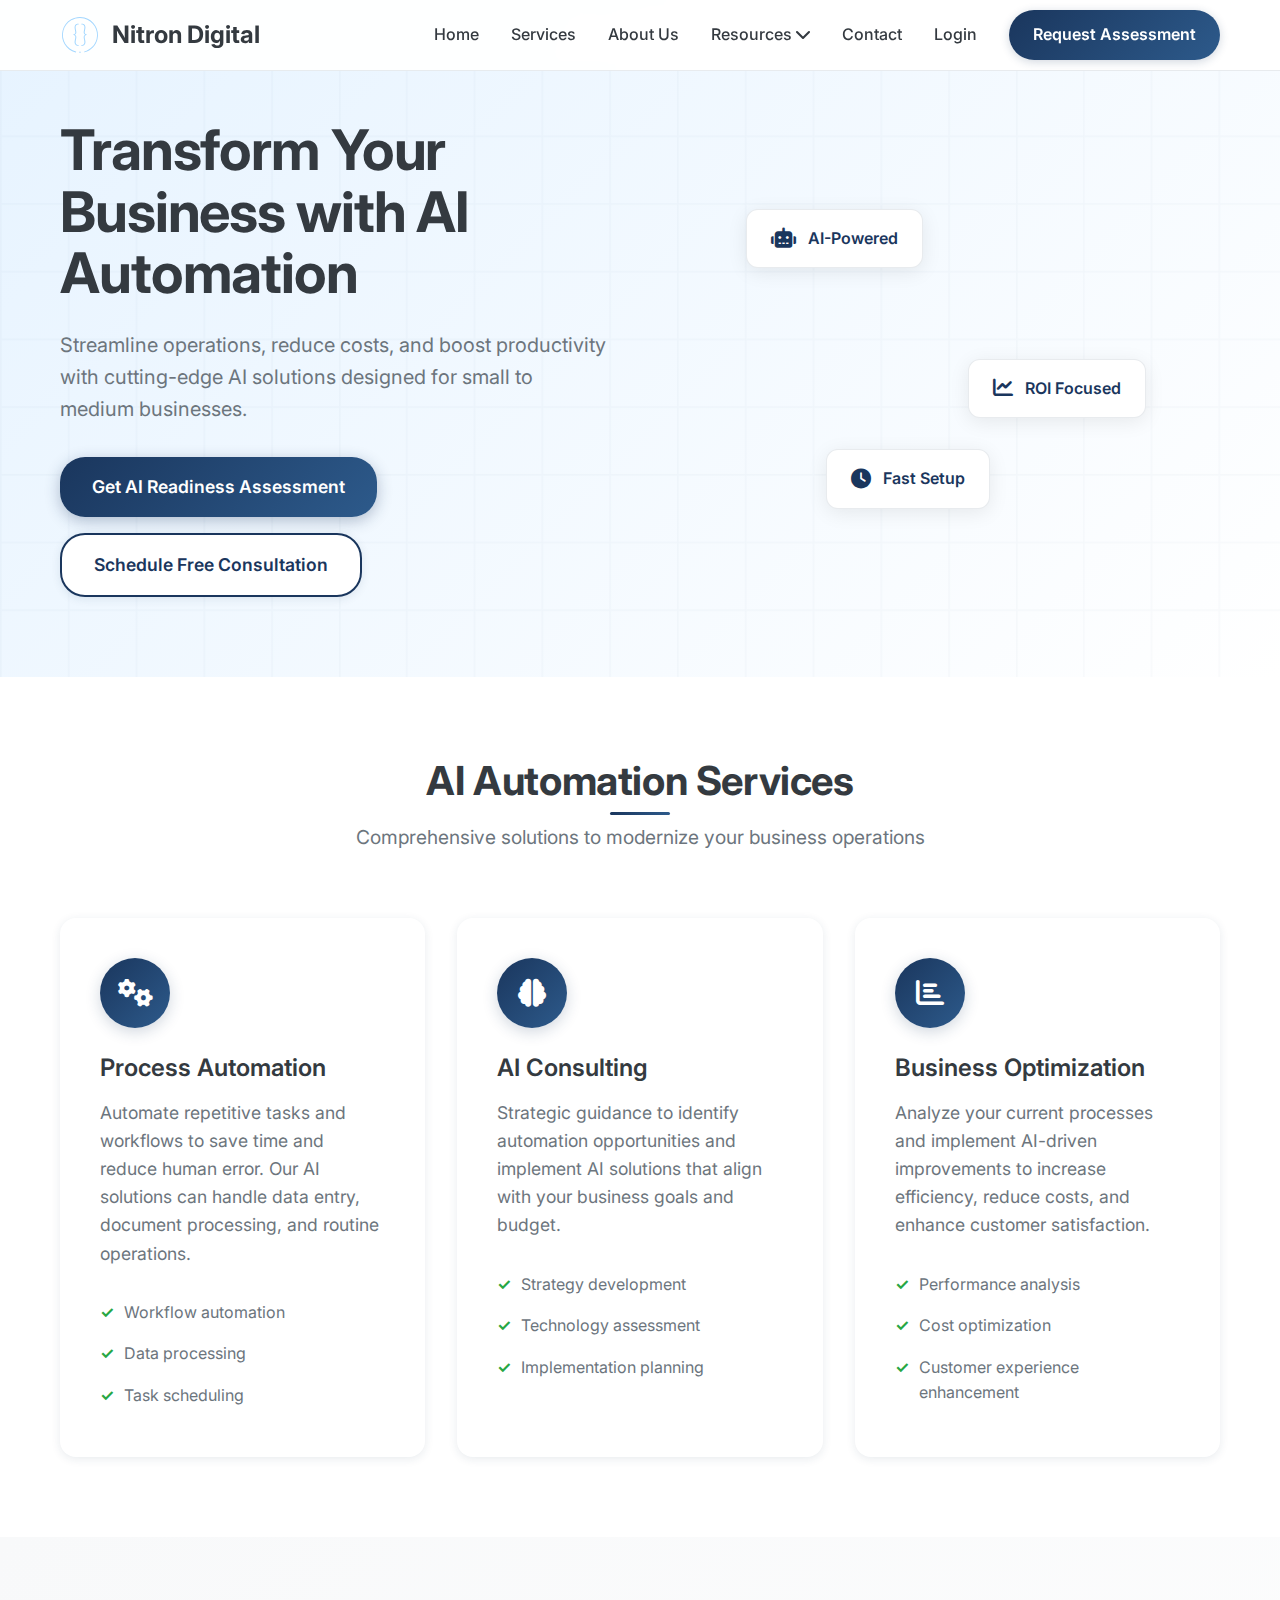
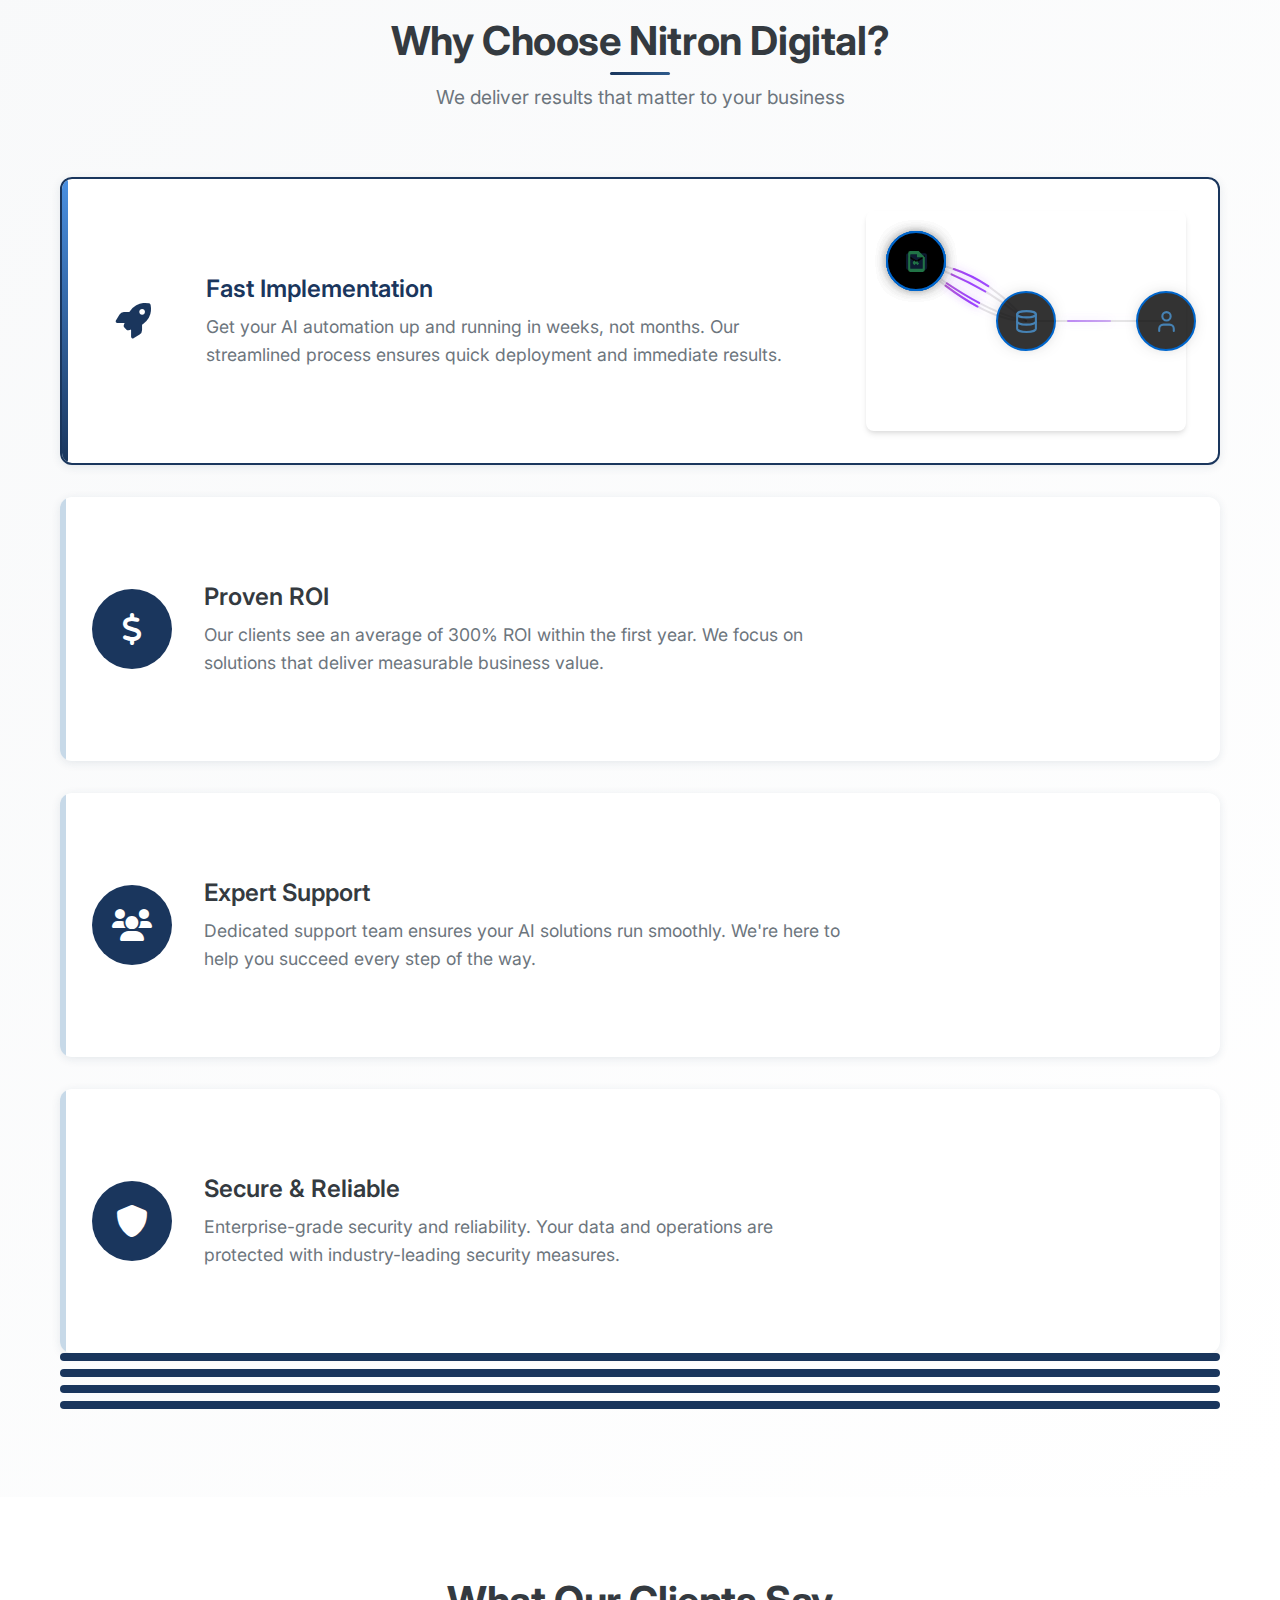
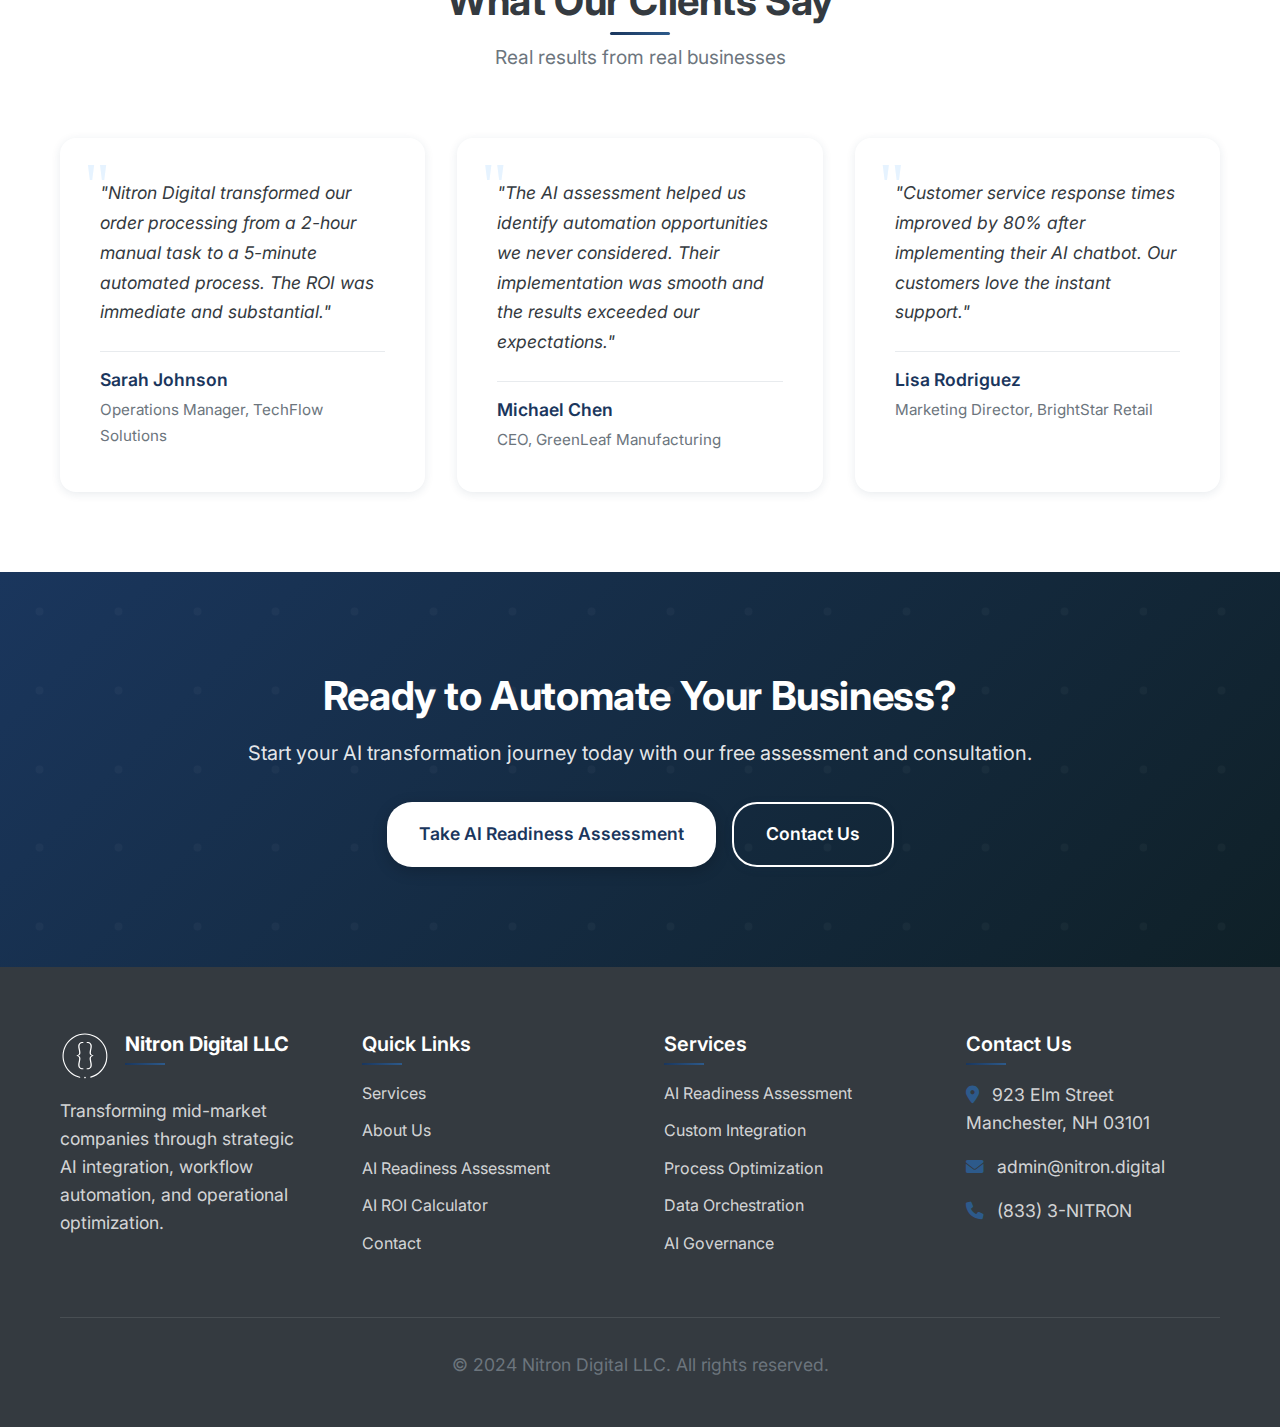
<file: index.html>
<!DOCTYPE html>
<html lang="en">
<head>
    <meta charset="UTF-8">
    <meta name="viewport" content="width=device-width, initial-scale=1.0">
    
    <!-- SEO Meta Tags -->
    <title>Nitron Digital - AI Business Automation Services | Small Business Solutions</title>
    <meta name="description" content="Transform your business with Nitron Digital's AI automation services. We help small to medium businesses streamline operations, reduce costs by 40%, and boost productivity with cutting-edge AI solutions. Get your free AI readiness assessment today.">
    <meta name="keywords" content="AI automation, business automation, small business AI, process automation, AI consulting, business optimization, digital transformation, AI solutions, workflow automation, AI implementation, business process automation, AI ROI calculator">
    <meta name="author" content="Nitron Digital LLC">
    <meta name="robots" content="index, follow, max-snippet:-1, max-image-preview:large, max-video-preview:-1">
    <meta name="googlebot" content="index, follow">
    
    <!-- Open Graph Meta Tags -->
    <meta property="og:title" content="Nitron Digital - AI Business Automation Services | Transform Your Business">
    <meta property="og:description" content="Transform your business with AI automation. Streamline operations, reduce costs by 40%, and boost productivity with our cutting-edge AI solutions. Free assessment available.">
    <meta property="og:type" content="website">
    <meta property="og:url" content="https://nitron.digital">
    <meta property="og:image" content="https://nitron.digital/images/nitron-digital-og.jpg">
    <meta property="og:image:width" content="1200">
    <meta property="og:image:height" content="630">
    <meta property="og:site_name" content="Nitron Digital">
    <meta property="og:locale" content="en_US">
    
    <!-- Twitter Card Meta Tags -->
    <meta name="twitter:card" content="summary_large_image">
    <meta name="twitter:title" content="Nitron Digital - AI Business Automation Services">
    <meta name="twitter:description" content="Transform your business with AI automation. Streamline operations, reduce costs, and boost productivity. Free assessment available.">
    <meta name="twitter:image" content="https://nitron.digital/images/nitron-digital-twitter.jpg">
    <meta name="twitter:site" content="@nitron_digital">
    <meta name="twitter:creator" content="@nitron_digital">
    
    <!-- Canonical URL -->
    <link rel="canonical" href="https://nitron.digital">
    
    <!-- Favicon -->
    <link rel="icon" type="image/svg+xml" href="logo.svg" style="filter: brightness(0) saturate(100%) invert(100%) sepia(0%) saturate(0%) hue-rotate(93deg) brightness(103%) contrast(103%);">
    <link rel="icon" type="image/png" href="logo.svg">
    <link rel="apple-touch-icon" href="logo.svg">
    <link rel="manifest" href="/site.webmanifest">
    
    <!-- Preconnect for Performance -->
    <link rel="preconnect" href="https://fonts.googleapis.com">
    <link rel="preconnect" href="https://fonts.gstatic.com" crossorigin>
    <link rel="preconnect" href="https://cdnjs.cloudflare.com">
    
    <!-- DNS Prefetch -->
    <link rel="dns-prefetch" href="//fonts.googleapis.com">
    <link rel="dns-prefetch" href="//cdnjs.cloudflare.com">
    
    <!-- Structured Data -->
    <script type="application/ld+json">
    {
        "@context": "https://schema.org",
        "@type": "Organization",
        "name": "Nitron Digital LLC",
        "url": "https://nitron.digital",
        "logo": "https://nitron.digital/logo.svg",
        "description": "AI automation solutions for small to medium businesses",
        "address": {
            "@type": "PostalAddress",
            "streetAddress": "923 Elm Street",
            "addressLocality": "Manchester",
            "addressRegion": "NH",
            "postalCode": "03101",
            "addressCountry": "US"
        },
        "contactPoint": {
            "@type": "ContactPoint",
            "telephone": "+1-833-364-8766",
            "contactType": "customer service",
            "email": "admin@nitron.digital"
        },
        "sameAs": [
            "https://nitron.digital"
        ]
    }
    </script>
    
    <!-- Service Structured Data -->
    <script type="application/ld+json">
    {
        "@context": "https://schema.org",
        "@type": "Service",
        "name": "AI Business Automation",
        "provider": {
            "@type": "Organization",
            "name": "Nitron Digital LLC"
        },
        "description": "Comprehensive AI automation services to streamline business operations and boost productivity",
        "serviceType": "Business Automation",
        "areaServed": "United States",
        "hasOfferCatalog": {
            "@type": "OfferCatalog",
            "name": "AI Automation Services",
            "itemListElement": [
                {
                    "@type": "Offer",
                    "itemOffered": {
                        "@type": "Service",
                        "name": "Process Automation"
                    }
                },
                {
                    "@type": "Offer",
                    "itemOffered": {
                        "@type": "Service",
                        "name": "AI Consulting"
                    }
                },
                {
                    "@type": "Offer",
                    "itemOffered": {
                        "@type": "Service",
                        "name": "Business Optimization"
                    }
                }
            ]
        }
    }
    </script>
    
    <!-- FAQ Structured Data -->
    <script type="application/ld+json">
    {
        "@context": "https://schema.org",
        "@type": "FAQPage",
        "mainEntity": [
            {
                "@type": "Question",
                "name": "What is AI business automation?",
                "acceptedAnswer": {
                    "@type": "Answer",
                    "text": "AI business automation uses artificial intelligence to streamline repetitive tasks, optimize workflows, and improve operational efficiency. It helps businesses reduce costs, increase productivity, and focus on strategic activities."
                }
            },
            {
                "@type": "Question",
                "name": "How much can AI automation save my business?",
                "acceptedAnswer": {
                    "@type": "Answer",
                    "text": "Our clients typically see 40-60% cost reduction in automated processes, with ROI achieved within 6-12 months. The exact savings depend on your current processes and automation opportunities."
                }
            },
            {
                "@type": "Question",
                "name": "How long does AI implementation take?",
                "acceptedAnswer": {
                    "@type": "Answer",
                    "text": "Most AI automation projects are implemented in 4-8 weeks. We use a rapid deployment approach that minimizes disruption to your existing operations while delivering quick results."
                }
            },
            {
                "@type": "Question",
                "name": "Do I need technical expertise for AI automation?",
                "acceptedAnswer": {
                    "@type": "Answer",
                    "text": "No technical expertise required. Our no-code solutions are designed for business users. We handle all technical implementation and provide comprehensive training and support."
                }
            }
        ]
    }
    </script>
    
    <!-- Breadcrumb Structured Data -->
    <script type="application/ld+json">
    {
        "@context": "https://schema.org",
        "@type": "BreadcrumbList",
        "itemListElement": [
            {
                "@type": "ListItem",
                "position": 1,
                "name": "Home",
                "item": "https://nitron.digital"
            },
            {
                "@type": "ListItem",
                "position": 2,
                "name": "AI Automation Services",
                "item": "https://nitron.digital/services.html"
            },
            {
                "@type": "ListItem",
                "position": 3,
                "name": "AI Readiness Assessment",
                "item": "https://nitron.digital/assessment.html"
            }
        ]
    }
    </script>
    
    <link rel="stylesheet" href="styles.css">
    <link href="https://fonts.googleapis.com/css2?family=Inter:wght@300;400;500;600;700&display=swap" rel="stylesheet">
    <link rel="stylesheet" href="https://cdnjs.cloudflare.com/ajax/libs/font-awesome/6.0.0/css/all.min.css">
</head>
<body>
    <!-- Scroll Progress Indicator -->
    <div class="scroll-progress">
        <div class="scroll-progress-bar" id="scrollProgress"></div>
    </div>

    <!-- Navigation -->
    <nav class="navbar">
        <div class="nav-container">
            <div class="nav-logo">
                <a href="index.html">
                    <img src="logo.svg" alt="Nitron Digital Logo" class="logo-img">
                    <span class="logo-text">Nitron Digital</span>
                </a>
            </div>
            <div class="nav-menu" id="nav-menu">
                <a href="index.html" class="nav-link">Home</a>
                <a href="services.html" class="nav-link">Services</a>
                <a href="about.html" class="nav-link">About Us</a>
                <div class="nav-dropdown">
                    <a href="#" class="nav-link">Resources <i class="fas fa-chevron-down"></i></a>
                    <div class="dropdown-content">
                        <a href="assessment.html">AI Readiness Assessment</a>
                        <a href="roi-calculator.html">AI ROI Calculator</a>
                    </div>
                </div>
                <a href="contact.html" class="nav-link">Contact</a>
                <a href="#" class="nav-link">Login</a>
                <a href="contact.html" class="nav-btn">Request Assessment</a>
            </div>
            <div class="nav-toggle" id="nav-toggle">
                <span class="bar"></span>
                <span class="bar"></span>
                <span class="bar"></span>
            </div>
        </div>
    </nav>

    <!-- Hero Section -->
    <section class="hero" id="home">
        <div class="container">
            <div class="hero-content">
                <h1 class="hero-title">Transform Your Business with AI Automation</h1>
                <p class="hero-subtitle">Streamline operations, reduce costs, and boost productivity with cutting-edge AI solutions designed for small to medium businesses.</p>
                <div class="hero-buttons">
                    <a href="assessment.html" class="cta-button">Get AI Readiness Assessment</a>
                    <a href="contact.html" class="secondary-button">Schedule Free Consultation</a>
                </div>
            </div>
            <div class="hero-image">
                <div class="hero-visual">
                    <div class="floating-card">
                        <i class="fas fa-robot"></i>
                        <span>AI-Powered</span>
                    </div>
                    <div class="floating-card">
                        <i class="fas fa-chart-line"></i>
                        <span>ROI Focused</span>
                    </div>
                    <div class="floating-card">
                        <i class="fas fa-clock"></i>
                        <span>Fast Setup</span>
                    </div>
                </div>
            </div>
        </div>
    </section>

    <!-- Services Section -->
    <section class="services" id="services">
        <div class="container">
            <header class="section-header">
                <h2>AI Automation Services</h2>
                <p>Comprehensive solutions to modernize your business operations</p>
            </header>
            <div class="services-grid">
                <article class="service-card">
                    <div class="service-icon">
                        <i class="fas fa-cogs"></i>
                    </div>
                    <h3>Process Automation</h3>
                    <p>Automate repetitive tasks and workflows to save time and reduce human error. Our AI solutions can handle data entry, document processing, and routine operations.</p>
                    <ul class="service-features">
                        <li>Workflow automation</li>
                        <li>Data processing</li>
                        <li>Task scheduling</li>
                    </ul>
                </article>
                <article class="service-card">
                    <div class="service-icon">
                        <i class="fas fa-brain"></i>
                    </div>
                    <h3>AI Consulting</h3>
                    <p>Strategic guidance to identify automation opportunities and implement AI solutions that align with your business goals and budget.</p>
                    <ul class="service-features">
                        <li>Strategy development</li>
                        <li>Technology assessment</li>
                        <li>Implementation planning</li>
                    </ul>
                </article>
                <article class="service-card">
                    <div class="service-icon">
                        <i class="fas fa-chart-bar"></i>
                    </div>
                    <h3>Business Optimization</h3>
                    <p>Analyze your current processes and implement AI-driven improvements to increase efficiency, reduce costs, and enhance customer satisfaction.</p>
                    <ul class="service-features">
                        <li>Performance analysis</li>
                        <li>Cost optimization</li>
                        <li>Customer experience enhancement</li>
                    </ul>
                </article>
            </div>
        </div>
    </section>

    <!-- Why Choose Us Section -->
    <section class="why-choose-us" id="features">
        <div class="container">
            <header class="section-header">
                <h2>Why Choose Nitron Digital?</h2>
                <p>We deliver results that matter to your business</p>
            </header>
            
            <div class="features-interactive">
                <div class="features-list">
                    <div class="feature-item-interactive" data-index="0">
                        <div class="feature-line">
                            <div class="line-progress"></div>
                        </div>
                        <div class="feature-icon-box">
                            <i class="fas fa-rocket"></i>
                        </div>
                        <div class="feature-text">
                            <h3>Fast Implementation</h3>
                            <p>Get your AI automation up and running in weeks, not months. Our streamlined process ensures quick deployment and immediate results.</p>
                        </div>
                        
                        <!-- Fast Implementation - Tech Stack Animation -->
                        <div class="feature-visualization tech-stack-animation" id="techStackContainer" data-feature="0">
                            <!-- Gradient Line -->
                            <div class="gradient-line"></div>
                            
                            <!-- Main Component -->
                            <div class="tech-stack-layout">
                                <div class="tech-stack-left">
                                    <!-- Div 1 - OpenAI -->
                                    <div class="tech-circle" id="div1">
                                        <svg width="40" height="40" viewBox="0 0 24 24" fill="none" xmlns="http://www.w3.org/2000/svg">
                                            <path d="M22.2819 9.8211a5.9847 5.9847 0 0 0-.5157-4.9108 6.0462 6.0462 0 0 0-6.5098-2.9A6.0651 6.0651 0 0 0 4.9807 4.1818a5.9847 5.9847 0 0 0-3.9977 2.9 6.0462 6.0462 0 0 0 .7427 7.0966 5.98 5.98 0 0 0 .511 4.9107 6.051 6.051 0 0 0 6.5146 2.9001A5.9847 5.9847 0 0 0 13.2599 24a6.0557 6.0557 0 0 0 5.7718-4.2058 5.9894 5.9894 0 0 0 3.9977-2.9001 6.0557 6.0557 0 0 0-.7475-7.0729zm-9.022 12.6081a4.4755 4.4755 0 0 1-2.8764-1.0408l.1419-.0804 4.7783-2.7582a.7948.7948 0 0 0 .3927-.6813v-6.7369l2.02 1.1686a.071.071 0 0 1 .038.052v5.5826a4.504 4.504 0 0 1-4.4945 4.4944zm-9.6607-4.1254a4.4708 4.4708 0 0 1-.5346-3.0137l.142-.0852 4.783-2.7582a.7712.7712 0 0 0 .7806 0l5.8428 3.3685v2.3324a.0804.0804 0 0 1-.0332.0615L9.74 19.9502a4.4992 4.4992 0 0 1-6.1408-1.6464zM2.3408 7.8956a4.485 4.485 0 0 1 2.3655-1.9728V11.6a.7664.7664 0 0 0 .3879.6765l5.8144 3.3543-2.0201 1.1685a.0757.0757 0 0 1-.071 0l-4.8303-2.7865A4.504 4.504 0 0 1 2.3408 7.872zm16.5963 3.8558L13.1038 8.364 15.1192 7.2a.0757.0757 0 0 1 .071 0l4.8303 2.7913a4.4944 4.4944 0 0 1-.6765 8.1042v-5.6772a.79.79 0 0 0-.407-.667zm2.0107-3.0231l-.142-.0852-4.7735-2.7818a.7759.7759 0 0 0-.7854 0L9.409 9.2297V6.8974a.0662.0662 0 0 1 .0284-.0615l4.8303-2.7866a4.4992 4.4992 0 0 1 6.6802 4.66zM8.3065 12.863l-2.02-1.1638a.0804.0804 0 0 1-.038-.0567V6.0742a4.4992 4.4992 0 0 1 7.3757-3.4537l-.142.0805L8.704 5.459a.7948.7948 0 0 0-.3927.6813zm1.0976-2.3654l2.602-1.4998 2.6069 1.4998v2.9994l-2.5974 1.4997-2.6067-1.4997Z" fill="#10a37f"/>
                                        </svg>
                                    </div>
                                    
                                    <!-- Div 2 - HubSpot -->
                                    <div class="tech-circle" id="div2">
                                        <svg width="40" height="40" viewBox="0 0 24 24" fill="none" xmlns="http://www.w3.org/2000/svg">
                                            <path d="M17.895 20.14c-.988 0-1.975-.377-2.727-1.129L9.366 13.801a.855.855 0 0 1 0-1.213.855.855 0 0 1 1.213 0l5.802 5.802c.754.754 1.74 1.131 2.728 1.131.988 0 1.974-.377 2.728-1.131.754-.754 1.131-1.74 1.131-2.728 0-.988-.377-1.974-1.131-2.728L13.801 9.366a.855.855 0 0 1 0-1.213.855.855 0 0 1 1.213 0l5.802 5.802c.754.754 1.131 1.74 1.131 2.728 0 .988-.377 1.974-1.131 2.728-.754.754-1.74 1.131-2.728 1.131z" fill="#ff7a59"/>
                                            <path d="M6.105 20.14c-.988 0-1.974-.377-2.728-1.131C2.623 18.255 2.246 17.269 2.246 16.281c0-.988.377-1.974 1.131-2.728l5.802-5.802a.855.855 0 0 1 1.213 0 .855.855 0 0 1 0 1.213L4.59 14.766c-.754.754-1.131 1.74-1.131 2.728 0 .988.377 1.974 1.131 2.728.754.754 1.74 1.131 2.728 1.131.988 0 1.974-.377 2.728-1.131l5.802-5.802a.855.855 0 0 1 1.213 0 .855.855 0 0 1 0 1.213L8.832 19.011c-.752.752-1.739 1.129-2.727 1.129z" fill="#ff7a59"/>
                                        </svg>
                                    </div>
                                    
                                    <!-- Div 3 - Mail -->
                                    <div class="tech-circle" id="div3">
                                        <svg width="40" height="40" viewBox="0 0 24 24" fill="none" xmlns="http://www.w3.org/2000/svg">
                                            <path d="M20 4H4c-1.1 0-1.99.9-1.99 2L2 18c0 1.1.9 2 2 2h16c1.1 0 2-.9 2-2V6c0-1.1-.9-2-2-2zm0 4l-8 5-8-5V6l8 5 8-5v2z" fill="#4285f4"/>
                                        </svg>
                                    </div>
                                    
                                    <!-- Div 5 - Excel -->
                                    <div class="tech-circle" id="div5">
                                        <svg width="40" height="40" viewBox="0 0 24 24" fill="none" xmlns="http://www.w3.org/2000/svg">
                                            <path d="M14 2H6a2 2 0 0 0-2 2v16a2 2 0 0 0 2 2h12a2 2 0 0 0 2-2V8l-6-6zm-1.5 1.5V8H18v10.5a.5.5 0 0 1-.5.5h-11a.5.5 0 0 1-.5-.5v-13a.5.5 0 0 1 .5-.5H12.5z" fill="#217346"/>
                                            <path d="M8.5 12.5l1.5-1.5 1.5 1.5 1.5-1.5L13 12.5l1.5 1.5-1.5 1.5-1.5-1.5-1.5 1.5-1.5-1.5z" fill="#217346"/>
                                        </svg>
                                    </div>
                                </div>
                                
                                <div class="tech-stack-center">
                                    <!-- Div 6 - Database -->
                                    <div class="tech-circle" id="div6">
                                        <svg xmlns="http://www.w3.org/2000/svg" width="40" height="40" viewBox="0 0 24 24" fill="none" stroke="#4682b4" stroke-width="2" stroke-linecap="round" stroke-linejoin="round">
                                            <ellipse cx="12" cy="5" rx="9" ry="3"/>
                                            <path d="M3 5v14c0 1.66 4.03 3 9 3s9-1.34 9-3V5"/>
                                            <path d="M3 12c0 1.66 4.03 3 9 3s9-1.34 9-3"/>
                                        </svg>
                                    </div>
                                </div>
                                
                                <div class="tech-stack-right">
                                    <!-- Div 7 - User -->
                                    <div class="tech-circle" id="div7">
                                        <svg xmlns="http://www.w3.org/2000/svg" width="24" height="24" viewBox="0 0 24 24" fill="none" stroke="#4682b4" stroke-width="2" stroke-linecap="round" stroke-linejoin="round" class="lucide lucide-user">
                                            <path d="M19 21v-2a4 4 0 0 0-4-4H9a4 4 0 0 0-4 4v2"/>
                                            <circle cx="12" cy="7" r="4"/>
                                        </svg>
                                    </div>
                                </div>
                            </div>
                            
                            <!-- Animated Beams -->
                            <svg class="animated-beams" id="beamsSvg" fill="none" xmlns="http://www.w3.org/2000/svg">
                                <defs>
                                    <linearGradient id="beamGradient1" gradientUnits="userSpaceOnUse">
                                        <stop stop-color="#ffaa40" stop-opacity="0"></stop>
                                        <stop stop-color="#ffaa40"></stop>
                                        <stop offset="32.5%" stop-color="#9c40ff"></stop>
                                        <stop offset="100%" stop-color="#9c40ff" stop-opacity="0"></stop>
                                    </linearGradient>
                                    <linearGradient id="beamGradient2" gradientUnits="userSpaceOnUse">
                                        <stop stop-color="#ffaa40" stop-opacity="0"></stop>
                                        <stop stop-color="#ffaa40"></stop>
                                        <stop offset="32.5%" stop-color="#9c40ff"></stop>
                                        <stop offset="100%" stop-color="#9c40ff" stop-opacity="0"></stop>
                                    </linearGradient>
                                    <linearGradient id="beamGradient3" gradientUnits="userSpaceOnUse">
                                        <stop stop-color="#ffaa40" stop-opacity="0"></stop>
                                        <stop stop-color="#ffaa40"></stop>
                                        <stop offset="32.5%" stop-color="#9c40ff"></stop>
                                        <stop offset="100%" stop-color="#9c40ff" stop-opacity="0"></stop>
                                    </linearGradient>
                                    <linearGradient id="beamGradient5" gradientUnits="userSpaceOnUse">
                                        <stop stop-color="#ffaa40" stop-opacity="0"></stop>
                                        <stop stop-color="#ffaa40"></stop>
                                        <stop offset="32.5%" stop-color="#9c40ff"></stop>
                                        <stop offset="100%" stop-color="#9c40ff" stop-opacity="0"></stop>
                                    </linearGradient>
                                    <linearGradient id="beamGradient6" gradientUnits="userSpaceOnUse">
                                        <stop stop-color="#ffaa40" stop-opacity="0"></stop>
                                        <stop stop-color="#ffaa40"></stop>
                                        <stop offset="32.5%" stop-color="#9c40ff"></stop>
                                        <stop offset="100%" stop-color="#9c40ff" stop-opacity="0"></stop>
                                    </linearGradient>
                                </defs>
                                <path id="beam1" d="" stroke="gray" stroke-width="2" stroke-opacity="0.2" stroke-linecap="round"/>
                                <path id="beam1Gradient" d="" stroke="url(#beamGradient1)" stroke-width="2" stroke-opacity="1" stroke-linecap="round"/>
                                <path id="beam2" d="" stroke="gray" stroke-width="2" stroke-opacity="0.2" stroke-linecap="round"/>
                                <path id="beam2Gradient" d="" stroke="url(#beamGradient2)" stroke-width="2" stroke-opacity="1" stroke-linecap="round"/>
                                <path id="beam3" d="" stroke="gray" stroke-width="2" stroke-opacity="0.2" stroke-linecap="round"/>
                                <path id="beam3Gradient" d="" stroke="url(#beamGradient3)" stroke-width="2" stroke-opacity="1" stroke-linecap="round"/>
                                <path id="beam5" d="" stroke="gray" stroke-width="2" stroke-opacity="0.2" stroke-linecap="round"/>
                                <path id="beam5Gradient" d="" stroke="url(#beamGradient5)" stroke-width="2" stroke-opacity="1" stroke-linecap="round"/>
                                <path id="beam6" d="" stroke="gray" stroke-width="2" stroke-opacity="0.2" stroke-linecap="round"/>
                                <path id="beam6Gradient" d="" stroke="url(#beamGradient6)" stroke-width="2" stroke-opacity="1" stroke-linecap="round"/>
                            </svg>
                        </div>
                    </div>
                    
                    <div class="feature-item-interactive" data-index="1">
                        <div class="feature-line">
                            <div class="line-progress"></div>
                        </div>
                        <div class="feature-icon-box">
                            <i class="fas fa-dollar-sign"></i>
                        </div>
                        <div class="feature-text">
                            <h3>Proven ROI</h3>
                            <p>Our clients see an average of 300% ROI within the first year. We focus on solutions that deliver measurable business value.</p>
                        </div>
                        
                        <!-- Proven ROI - Chart Visualization -->
                        <div class="feature-visualization roi-chart" data-feature="1">
                            <div class="chart-container">
                                <div class="chart-bar" style="height: 60%;">
                                    <div class="bar-fill"></div>
                                    <span class="bar-label">300% ROI</span>
                                </div>
                                <div class="chart-bar" style="height: 40%;">
                                    <div class="bar-fill"></div>
                                    <span class="bar-label">6-12 months</span>
                                </div>
                                <div class="chart-bar" style="height: 80%;">
                                    <div class="bar-fill"></div>
                                    <span class="bar-label">Cost Reduction</span>
                                </div>
                            </div>
                        </div>
                    </div>
                    
                    <div class="feature-item-interactive" data-index="2">
                        <div class="feature-line">
                            <div class="line-progress"></div>
                        </div>
                        <div class="feature-icon-box">
                            <i class="fas fa-users"></i>
                        </div>
                        <div class="feature-text">
                            <h3>Expert Support</h3>
                            <p>Dedicated support team ensures your AI solutions run smoothly. We're here to help you succeed every step of the way.</p>
                        </div>
                        
                        <!-- Expert Support - Team Visualization -->
                        <div class="feature-visualization support-team" data-feature="2">
                            <div class="team-avatars">
                                <div class="avatar">
                                    <i class="fas fa-user-tie"></i>
                                </div>
                                <div class="avatar">
                                    <i class="fas fa-user-cog"></i>
                                </div>
                                <div class="avatar">
                                    <i class="fas fa-user-graduate"></i>
                                </div>
                            </div>
                            <div class="support-lines">
                                <div class="support-line"></div>
                                <div class="support-line"></div>
                                <div class="support-line"></div>
                            </div>
                        </div>
                    </div>
                    
                    <div class="feature-item-interactive" data-index="3">
                        <div class="feature-line">
                            <div class="line-progress"></div>
                        </div>
                        <div class="feature-icon-box">
                            <i class="fas fa-shield-alt"></i>
                        </div>
                        <div class="feature-text">
                            <h3>Secure & Reliable</h3>
                            <p>Enterprise-grade security and reliability. Your data and operations are protected with industry-leading security measures.</p>
                        </div>
                        
                        <!-- Security Shield -->
                        <div class="feature-visualization security-shield" data-feature="3">
                            <div class="shield-container">
                                <div class="shield">
                                    <i class="fas fa-shield-alt"></i>
                                </div>
                                <div class="security-dots">
                                    <div class="dot"></div>
                                    <div class="dot"></div>
                                    <div class="dot"></div>
                                    <div class="dot"></div>
                                </div>
                            </div>
                        </div>
                    </div>
                </div>
            </div>
            
            <!-- Mobile Progress Bar -->
            <div class="mobile-progress">
                <div class="progress-bars">
                    <div class="progress-bar" data-index="0">
                        <div class="progress-fill"></div>
                    </div>
                    <div class="progress-bar" data-index="1">
                        <div class="progress-fill"></div>
                    </div>
                    <div class="progress-bar" data-index="2">
                        <div class="progress-fill"></div>
                    </div>
                    <div class="progress-bar" data-index="3">
                        <div class="progress-fill"></div>
                    </div>
                </div>
            </div>
            
            <!-- Mobile Carousel -->
            <div class="mobile-carousel">
                <div class="carousel-container">
                    <div class="carousel-item" data-index="0">
                        <h3>Fast Implementation</h3>
                        <p>Get your AI automation up and running in weeks, not months. Our streamlined process ensures quick deployment and immediate results.</p>
                    </div>
                    <div class="carousel-item" data-index="1">
                        <h3>Proven ROI</h3>
                        <p>Our clients see an average of 300% ROI within the first year. We focus on solutions that deliver measurable business value.</p>
                    </div>
                    <div class="carousel-item" data-index="2">
                        <h3>Expert Support</h3>
                        <p>Dedicated support team ensures your AI solutions run smoothly. We're here to help you succeed every step of the way.</p>
                    </div>
                    <div class="carousel-item" data-index="3">
                        <h3>Secure & Reliable</h3>
                        <p>Enterprise-grade security and reliability. Your data and operations are protected with industry-leading security measures.</p>
                    </div>
                </div>
            </div>
        </div>
    </section>

    <!-- Testimonials Section -->
    <section class="testimonials">
        <div class="container">
            <header class="section-header">
                <h2>What Our Clients Say</h2>
                <p>Real results from real businesses</p>
            </header>
            <div class="testimonials-grid">
                <article class="testimonial-card">
                    <div class="testimonial-content">
                        <p>"Nitron Digital transformed our order processing from a 2-hour manual task to a 5-minute automated process. The ROI was immediate and substantial."</p>
                    </div>
                    <div class="testimonial-author">
                        <h4>Sarah Johnson</h4>
                        <span>Operations Manager, TechFlow Solutions</span>
                    </div>
                </article>
                <article class="testimonial-card">
                    <div class="testimonial-content">
                        <p>"The AI assessment helped us identify automation opportunities we never considered. Their implementation was smooth and the results exceeded our expectations."</p>
                    </div>
                    <div class="testimonial-author">
                        <h4>Michael Chen</h4>
                        <span>CEO, GreenLeaf Manufacturing</span>
                    </div>
                </article>
                <article class="testimonial-card">
                    <div class="testimonial-content">
                        <p>"Customer service response times improved by 80% after implementing their AI chatbot. Our customers love the instant support."</p>
                    </div>
                    <div class="testimonial-author">
                        <h4>Lisa Rodriguez</h4>
                        <span>Marketing Director, BrightStar Retail</span>
                    </div>
                </article>
            </div>
        </div>
    </section>

    <!-- CTA Section -->
    <section class="cta-section">
        <div class="container">
            <div class="cta-content">
                <h2>Ready to Automate Your Business?</h2>
                <p>Start your AI transformation journey today with our free assessment and consultation.</p>
                <div class="cta-buttons">
                    <a href="assessment.html" class="cta-button">Take AI Readiness Assessment</a>
                    <a href="contact.html" class="secondary-button">Contact Us</a>
                </div>
            </div>
        </div>
    </section>

    <!-- Footer -->
    <footer class="footer">
        <div class="container">
            <div class="footer-content">
                <div class="footer-section">
                    <div class="footer-logo">
                        <img src="logo.svg" alt="Nitron Digital Logo" class="footer-logo-img">
                        <h3>Nitron Digital LLC</h3>
                    </div>
                    <p>Transforming mid-market companies through strategic AI integration, workflow automation, and operational optimization.</p>
                </div>
                <div class="footer-section">
                    <h3>Quick Links</h3>
                    <ul>
                        <li><a href="services.html">Services</a></li>
                        <li><a href="about.html">About Us</a></li>
                        <li><a href="assessment.html">AI Readiness Assessment</a></li>
                        <li><a href="roi-calculator.html">AI ROI Calculator</a></li>
                        <li><a href="contact.html">Contact</a></li>
                    </ul>
                </div>
                <div class="footer-section">
                    <h3>Services</h3>
                    <ul>
                        <li><a href="services.html">AI Readiness Assessment</a></li>
                        <li><a href="services.html">Custom Integration</a></li>
                        <li><a href="services.html">Process Optimization</a></li>
                        <li><a href="services.html">Data Orchestration</a></li>
                        <li><a href="services.html">AI Governance</a></li>
                    </ul>
                </div>
                <div class="footer-section">
                    <h3>Contact Us</h3>
                    <p><i class="fas fa-map-marker-alt"></i> 923 Elm Street<br>Manchester, NH 03101</p>
                    <p><i class="fas fa-envelope"></i> admin@nitron.digital</p>
                    <p><i class="fas fa-phone"></i> (833) 3-NITRON</p>
                </div>
            </div>
            <div class="footer-bottom">
                <p>&copy; 2024 Nitron Digital LLC. All rights reserved.</p>
            </div>
        </div>
    </footer>

    <script src="script.js"></script>
</body>
</html>
</file>
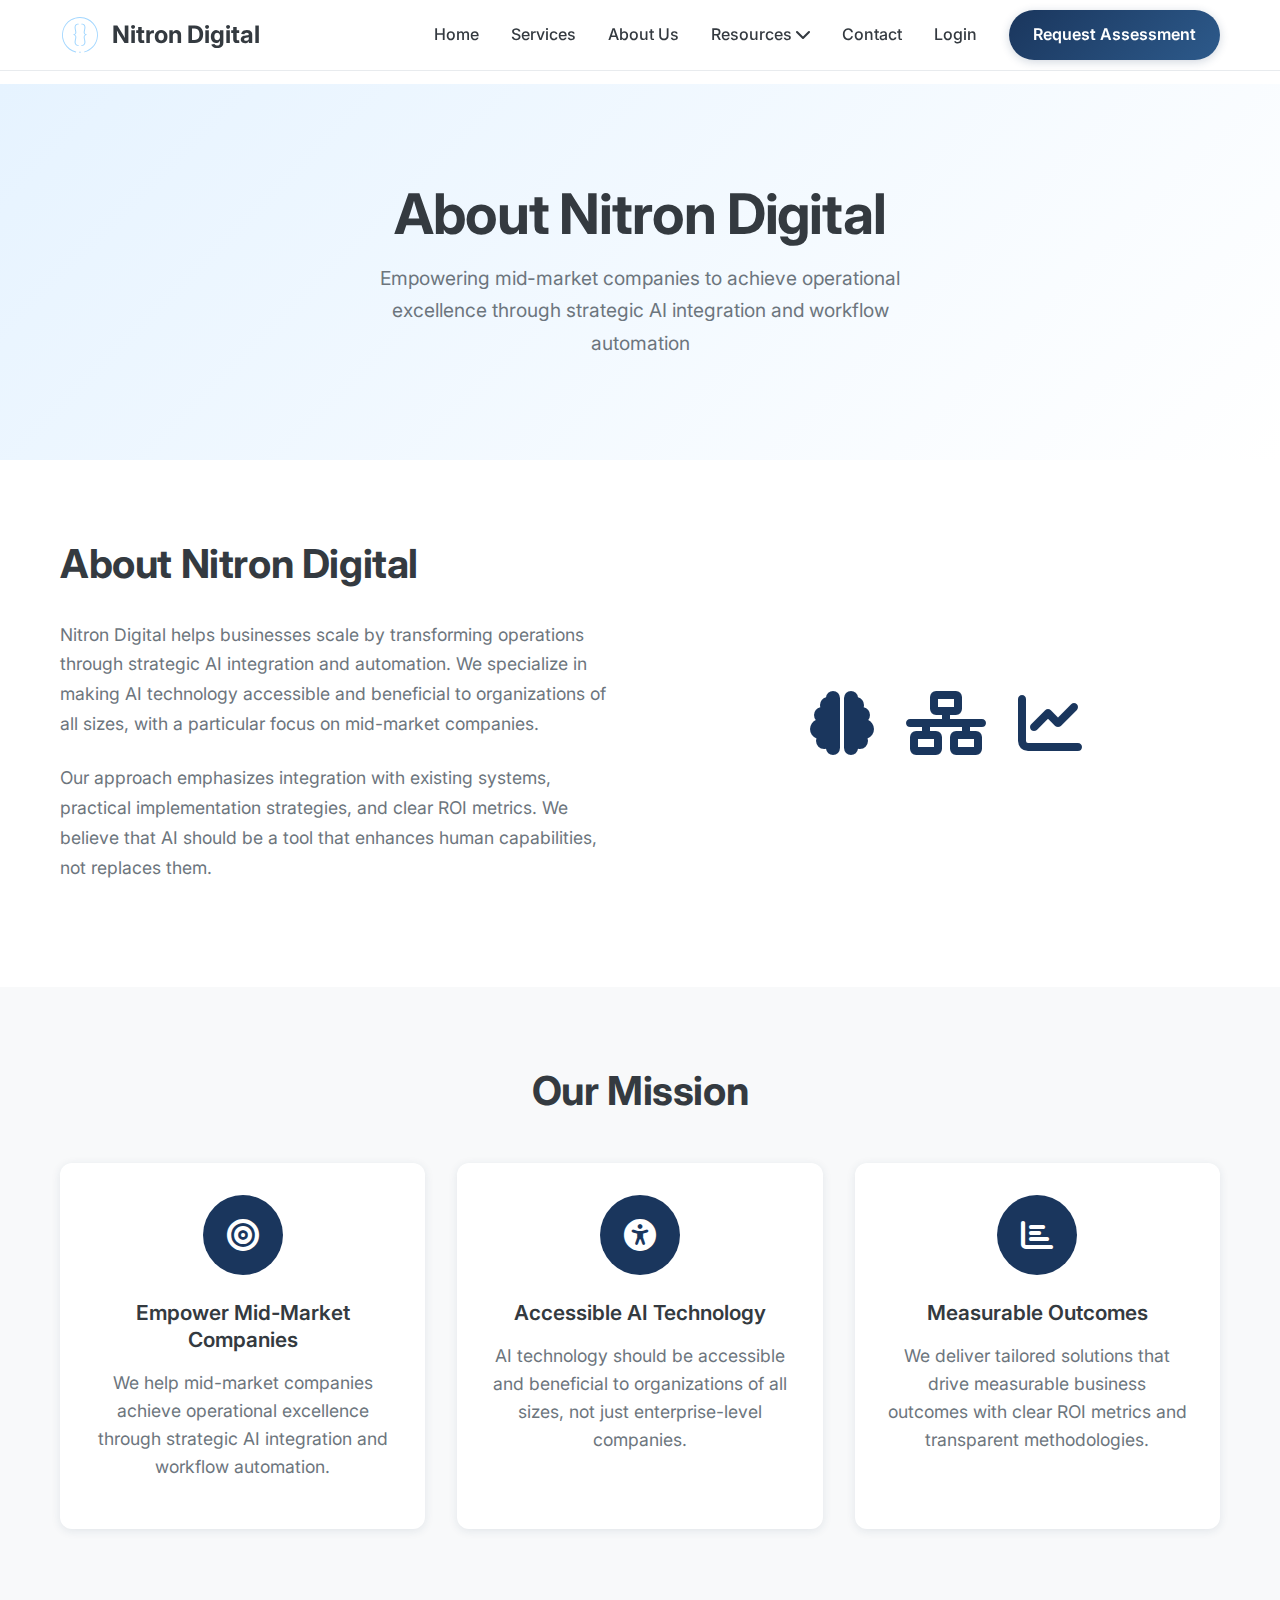
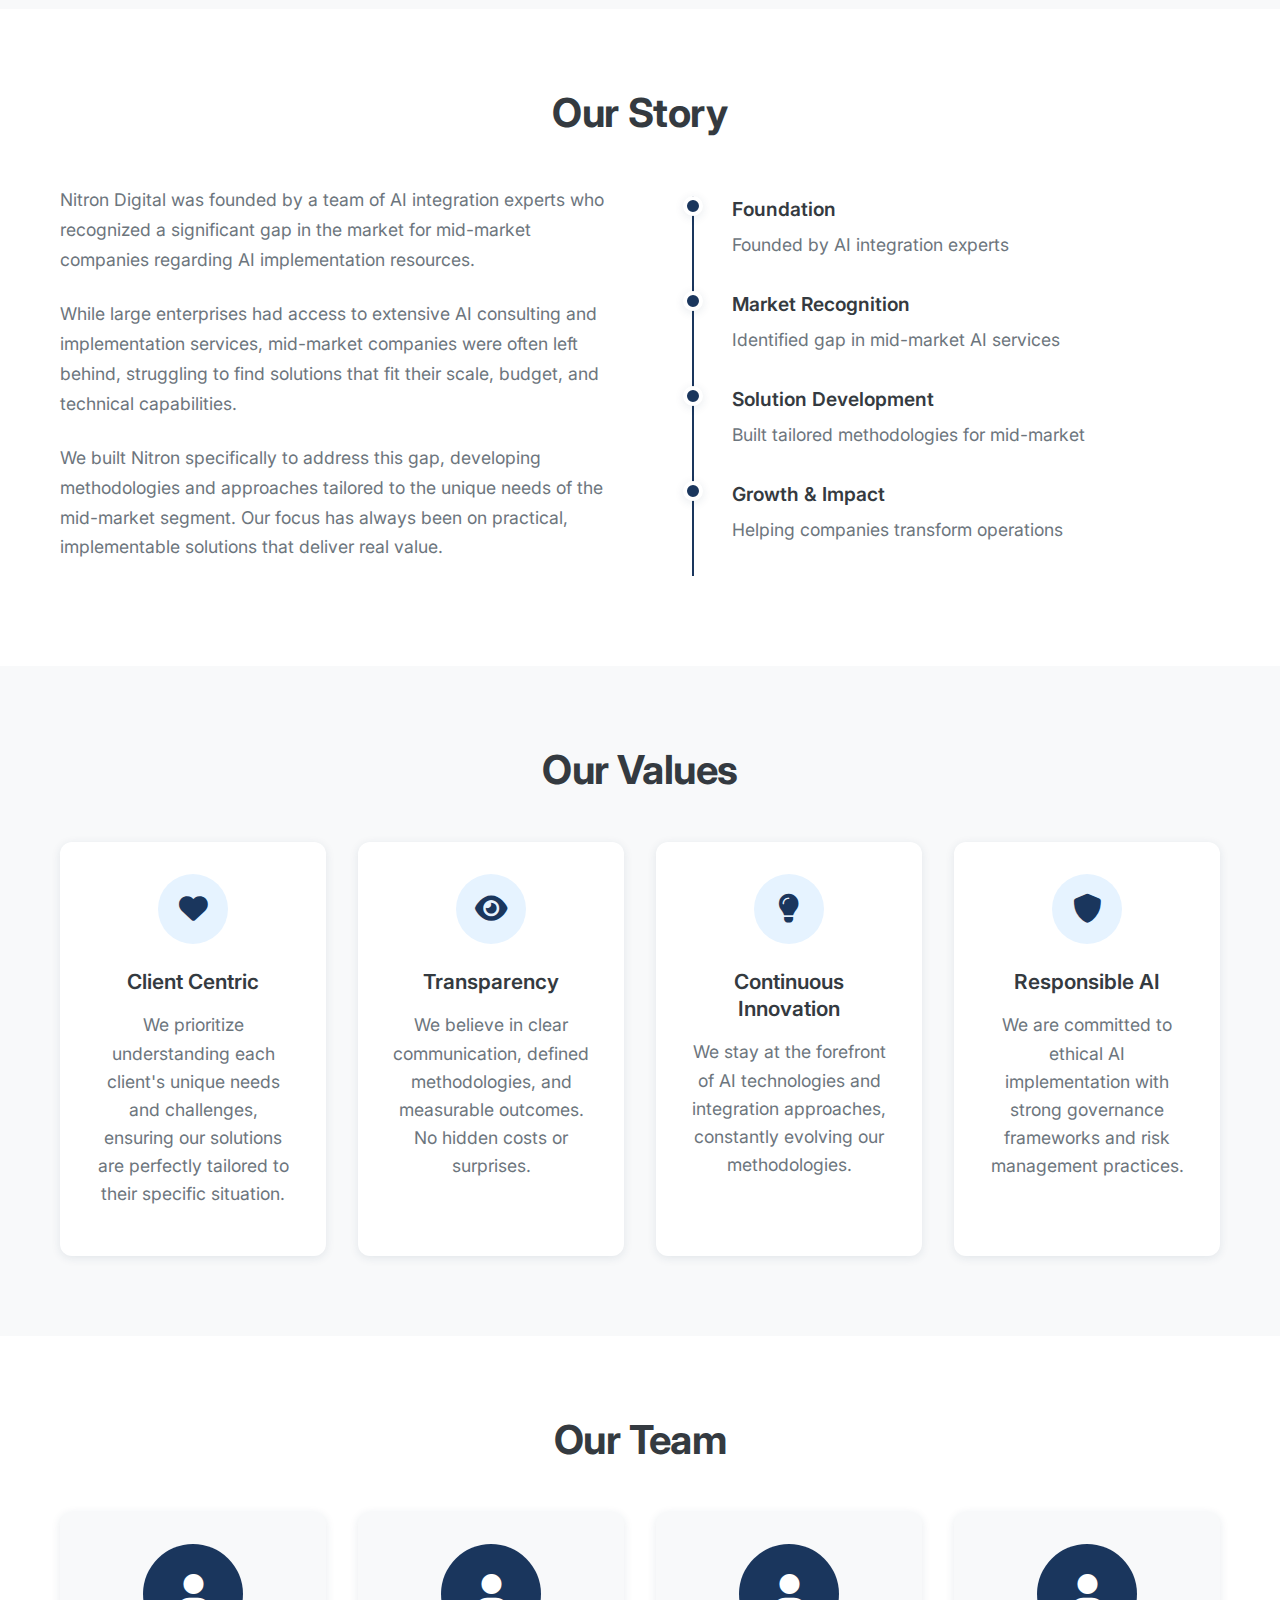
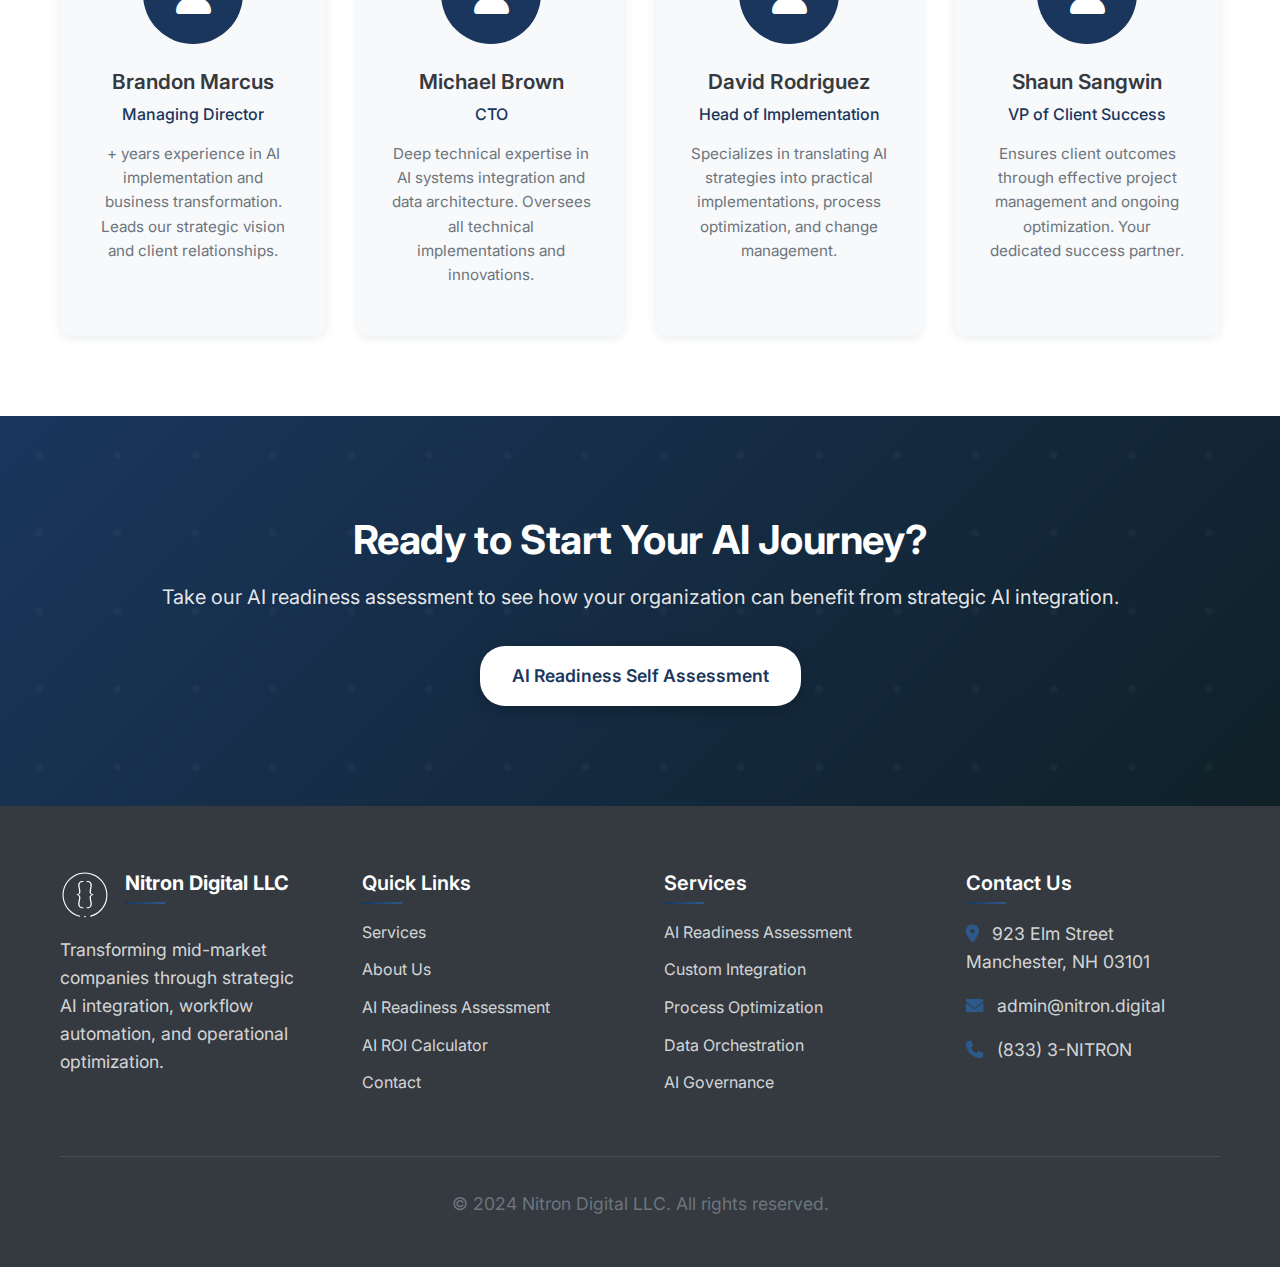
<file: about.html>
<!DOCTYPE html>
<html lang="en">
<head>
    <meta charset="UTF-8">
    <meta name="viewport" content="width=device-width, initial-scale=1.0">
    <title>About Us - Nitron Digital</title>
    <meta name="description" content="Learn about Nitron Digital's mission to transform businesses through AI automation. Meet our team and discover our values.">
    <meta name="keywords" content="about Nitron Digital, AI automation company, business transformation, team, mission, values">
    <meta name="author" content="Nitron Digital LLC">
    <meta name="robots" content="index, follow">
    <link rel="canonical" href="https://nitron.digital/about.html">
    
    <!-- Favicon -->
    <link rel="icon" type="image/svg+xml" href="logo.svg" style="filter: brightness(0) saturate(100%) invert(100%) sepia(0%) saturate(0%) hue-rotate(93deg) brightness(103%) contrast(103%);">
    <link rel="icon" type="image/png" href="logo.svg">
    <link rel="apple-touch-icon" href="logo.svg">
    
    <!-- Open Graph / Facebook -->
    <meta property="og:type" content="website">
    <meta property="og:url" content="https://nitron.digital/about.html">
    <meta property="og:title" content="About Us - Nitron Digital">
    <meta property="og:description" content="Learn about Nitron Digital's mission to transform businesses through AI automation.">
    <meta property="og:image" content="https://nitron.digital/logo.svg">
    
    <!-- Twitter -->
    <meta property="twitter:card" content="summary_large_image">
    <meta property="twitter:url" content="https://nitron.digital/about.html">
    <meta property="twitter:title" content="About Us - Nitron Digital">
    <meta property="twitter:description" content="Learn about Nitron Digital's mission to transform businesses through AI automation.">
    <meta property="twitter:image" content="https://nitron.digital/logo.svg">
    
    <link rel="stylesheet" href="styles.css">
    <link href="https://fonts.googleapis.com/css2?family=Inter:wght@300;400;500;600;700&display=swap" rel="stylesheet">
    <link rel="stylesheet" href="https://cdnjs.cloudflare.com/ajax/libs/font-awesome/6.0.0/css/all.min.css">
</head>
<body>
    <!-- Scroll Progress Indicator -->
    <div class="scroll-progress">
        <div class="scroll-progress-bar" id="scrollProgress"></div>
    </div>

    <!-- Navigation -->
    <nav class="navbar">
        <div class="nav-container">
            <div class="nav-logo">
                <a href="index.html">
                    <img src="logo.svg" alt="Nitron Digital Logo" class="logo-img">
                    <span class="logo-text">Nitron Digital</span>
                </a>
            </div>
            <div class="nav-menu" id="nav-menu">
                <a href="index.html" class="nav-link">Home</a>
                <a href="services.html" class="nav-link">Services</a>
                <a href="about.html" class="nav-link">About Us</a>
                <div class="nav-dropdown">
                    <a href="#" class="nav-link">Resources <i class="fas fa-chevron-down"></i></a>
                    <div class="dropdown-content">
                        <a href="assessment.html">AI Readiness Assessment</a>
                        <a href="roi-calculator.html">AI ROI Calculator</a>
                    </div>
                </div>
                <a href="contact.html" class="nav-link">Contact</a>
                <a href="#" class="nav-link">Login</a>
                <a href="contact.html" class="nav-btn">Request Assessment</a>
            </div>
            <div class="nav-toggle" id="nav-toggle">
                <span class="bar"></span>
                <span class="bar"></span>
                <span class="bar"></span>
            </div>
        </div>
    </nav>

    <!-- Page Header -->
    <section class="page-header">
        <div class="container">
            <h1>About Nitron Digital</h1>
            <p>Empowering mid-market companies to achieve operational excellence through strategic AI integration and workflow automation</p>
        </div>
    </section>

    <!-- About Section -->
    <section class="about-section">
        <div class="container">
            <div class="about-content">
                <div class="about-text">
                    <h2>About Nitron Digital</h2>
                    <p>Nitron Digital helps businesses scale by transforming operations through strategic AI integration and automation. We specialize in making AI technology accessible and beneficial to organizations of all sizes, with a particular focus on mid-market companies.</p>
                    <p>Our approach emphasizes integration with existing systems, practical implementation strategies, and clear ROI metrics. We believe that AI should be a tool that enhances human capabilities, not replaces them.</p>
                </div>
                <div class="about-image">
                    <div class="about-visual">
                        <i class="fas fa-brain"></i>
                        <i class="fas fa-network-wired"></i>
                        <i class="fas fa-chart-line"></i>
                    </div>
                </div>
            </div>
        </div>
    </section>

    <!-- Mission Section -->
    <section class="mission-section">
        <div class="container">
            <h2>Our Mission</h2>
            <div class="mission-content">
                <div class="mission-card">
                    <div class="mission-icon">
                        <i class="fas fa-bullseye"></i>
                    </div>
                    <h3>Empower Mid-Market Companies</h3>
                    <p>We help mid-market companies achieve operational excellence through strategic AI integration and workflow automation.</p>
                </div>
                <div class="mission-card">
                    <div class="mission-icon">
                        <i class="fas fa-universal-access"></i>
                    </div>
                    <h3>Accessible AI Technology</h3>
                    <p>AI technology should be accessible and beneficial to organizations of all sizes, not just enterprise-level companies.</p>
                </div>
                <div class="mission-card">
                    <div class="mission-icon">
                        <i class="fas fa-chart-bar"></i>
                    </div>
                    <h3>Measurable Outcomes</h3>
                    <p>We deliver tailored solutions that drive measurable business outcomes with clear ROI metrics and transparent methodologies.</p>
                </div>
            </div>
        </div>
    </section>

    <!-- Our Story Section -->
    <section class="story-section">
        <div class="container">
            <h2>Our Story</h2>
            <div class="story-content">
                <div class="story-text">
                    <p>Nitron Digital was founded by a team of AI integration experts who recognized a significant gap in the market for mid-market companies regarding AI implementation resources.</p>
                    <p>While large enterprises had access to extensive AI consulting and implementation services, mid-market companies were often left behind, struggling to find solutions that fit their scale, budget, and technical capabilities.</p>
                    <p>We built Nitron specifically to address this gap, developing methodologies and approaches tailored to the unique needs of the mid-market segment. Our focus has always been on practical, implementable solutions that deliver real value.</p>
                </div>
                <div class="story-timeline">
                    <div class="timeline-item">
                        <div class="timeline-marker"></div>
                        <div class="timeline-content">
                            <h4>Foundation</h4>
                            <p>Founded by AI integration experts</p>
                        </div>
                    </div>
                    <div class="timeline-item">
                        <div class="timeline-marker"></div>
                        <div class="timeline-content">
                            <h4>Market Recognition</h4>
                            <p>Identified gap in mid-market AI services</p>
                        </div>
                    </div>
                    <div class="timeline-item">
                        <div class="timeline-marker"></div>
                        <div class="timeline-content">
                            <h4>Solution Development</h4>
                            <p>Built tailored methodologies for mid-market</p>
                        </div>
                    </div>
                    <div class="timeline-item">
                        <div class="timeline-marker"></div>
                        <div class="timeline-content">
                            <h4>Growth & Impact</h4>
                            <p>Helping companies transform operations</p>
                        </div>
                    </div>
                </div>
            </div>
        </div>
    </section>

    <!-- Values Section -->
    <section class="values-section">
        <div class="container">
            <h2>Our Values</h2>
            <div class="values-grid">
                <div class="value-card">
                    <div class="value-icon">
                        <i class="fas fa-heart"></i>
                    </div>
                    <h3>Client Centric</h3>
                    <p>We prioritize understanding each client's unique needs and challenges, ensuring our solutions are perfectly tailored to their specific situation.</p>
                </div>
                <div class="value-card">
                    <div class="value-icon">
                        <i class="fas fa-eye"></i>
                    </div>
                    <h3>Transparency</h3>
                    <p>We believe in clear communication, defined methodologies, and measurable outcomes. No hidden costs or surprises.</p>
                </div>
                <div class="value-card">
                    <div class="value-icon">
                        <i class="fas fa-lightbulb"></i>
                    </div>
                    <h3>Continuous Innovation</h3>
                    <p>We stay at the forefront of AI technologies and integration approaches, constantly evolving our methodologies.</p>
                </div>
                <div class="value-card">
                    <div class="value-icon">
                        <i class="fas fa-shield-alt"></i>
                    </div>
                    <h3>Responsible AI</h3>
                    <p>We are committed to ethical AI implementation with strong governance frameworks and risk management practices.</p>
                </div>
            </div>
        </div>
    </section>

    <!-- Team Section -->
    <section class="team-section">
        <div class="container">
            <h2>Our Team</h2>
            <div class="team-grid">
                <div class="team-member">
                    <div class="member-photo">
                        <i class="fas fa-user"></i>
                    </div>
                    <h3>Brandon Marcus</h3>
                    <h4>Managing Director</h4>
                    <p>+ years experience in AI implementation and business transformation. Leads our strategic vision and client relationships.</p>
                </div>
                <div class="team-member">
                    <div class="member-photo">
                        <i class="fas fa-user"></i>
                    </div>
                    <h3>Michael Brown</h3>
                    <h4>CTO</h4>
                    <p>Deep technical expertise in AI systems integration and data architecture. Oversees all technical implementations and innovations.</p>
                </div>
                <div class="team-member">
                    <div class="member-photo">
                        <i class="fas fa-user"></i>
                    </div>
                    <h3>David Rodriguez</h3>
                    <h4>Head of Implementation</h4>
                    <p>Specializes in translating AI strategies into practical implementations, process optimization, and change management.</p>
                </div>
                <div class="team-member">
                    <div class="member-photo">
                        <i class="fas fa-user"></i>
                    </div>
                    <h3>Shaun Sangwin</h3>
                    <h4>VP of Client Success</h4>
                    <p>Ensures client outcomes through effective project management and ongoing optimization. Your dedicated success partner.</p>
                </div>
            </div>
        </div>
    </section>

    <!-- CTA Section -->
    <section class="cta-section">
        <div class="container">
            <h2>Ready to Start Your AI Journey?</h2>
            <p>Take our AI readiness assessment to see how your organization can benefit from strategic AI integration.</p>
            <a href="assessment.html" class="cta-button">AI Readiness Self Assessment</a>
        </div>
    </section>

    <!-- Footer -->
    <footer class="footer">
        <div class="container">
            <div class="footer-content">
                <div class="footer-section">
                    <div class="footer-logo">
                        <img src="logo.svg" alt="Nitron Digital Logo" class="footer-logo-img">
                        <h3>Nitron Digital LLC</h3>
                    </div>
                    <p>Transforming mid-market companies through strategic AI integration, workflow automation, and operational optimization.</p>
                </div>
                <div class="footer-section">
                    <h3>Quick Links</h3>
                    <ul>
                        <li><a href="services.html">Services</a></li>
                        <li><a href="about.html">About Us</a></li>
                        <li><a href="assessment.html">AI Readiness Assessment</a></li>
                        <li><a href="roi-calculator.html">AI ROI Calculator</a></li>
                        <li><a href="contact.html">Contact</a></li>
                    </ul>
                </div>
                <div class="footer-section">
                    <h3>Services</h3>
                    <ul>
                        <li><a href="services.html">AI Readiness Assessment</a></li>
                        <li><a href="services.html">Custom Integration</a></li>
                        <li><a href="services.html">Process Optimization</a></li>
                        <li><a href="services.html">Data Orchestration</a></li>
                        <li><a href="services.html">AI Governance</a></li>
                    </ul>
                </div>
                <div class="footer-section">
                    <h3>Contact Us</h3>
                    <p><i class="fas fa-map-marker-alt"></i> 923 Elm Street<br>Manchester, NH 03101</p>
                    <p><i class="fas fa-envelope"></i> admin@nitron.digital</p>
                    <p><i class="fas fa-phone"></i> (833) 3-NITRON</p>
                </div>
            </div>
            <div class="footer-bottom">
                <p>&copy; 2024 Nitron Digital LLC. All rights reserved.</p>
            </div>
        </div>
    </footer>

    <script src="script.js"></script>
</body>
</html>
</file>
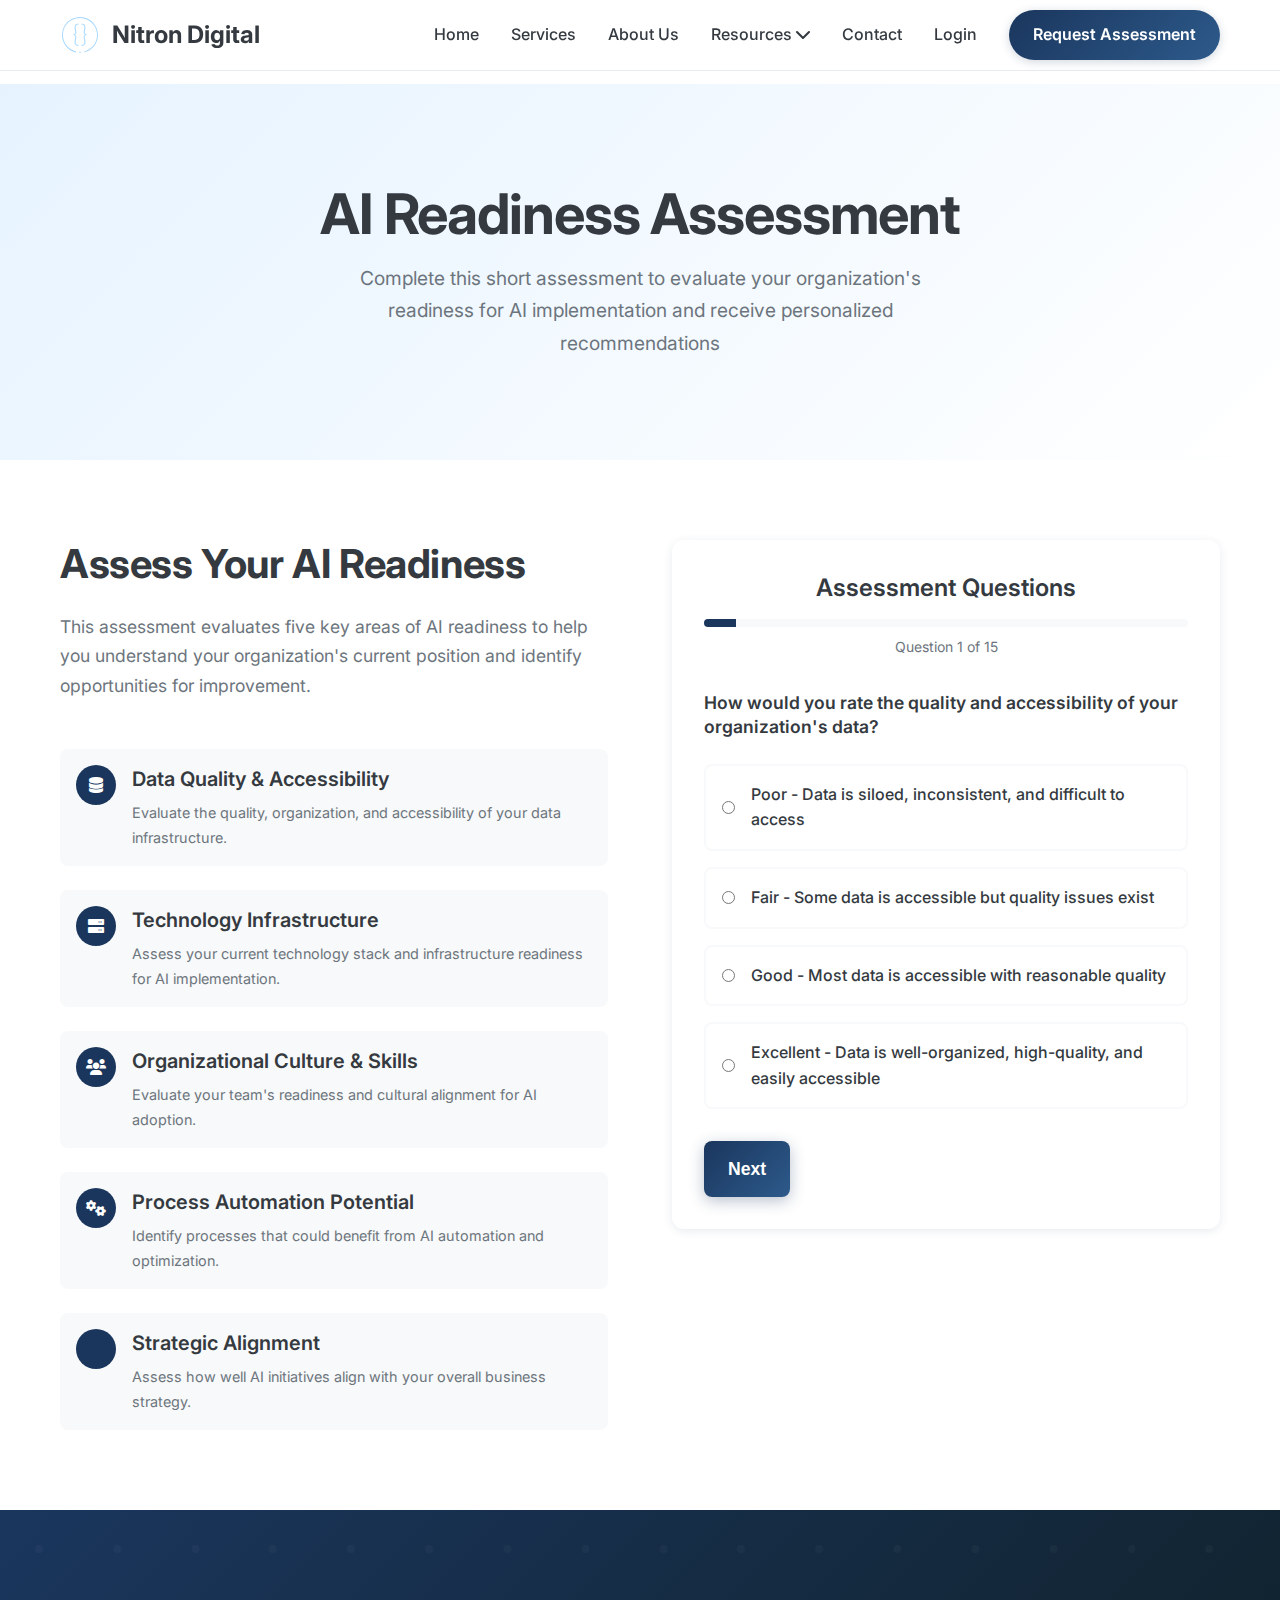
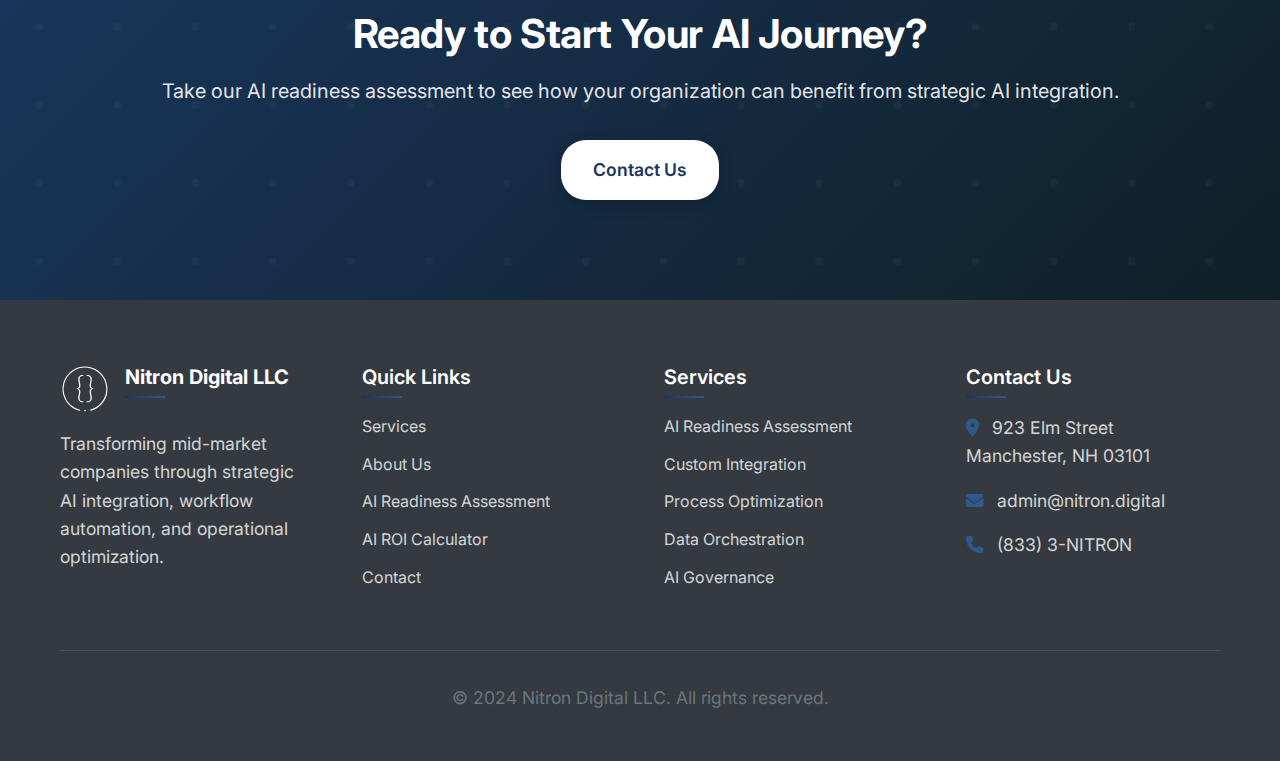
<file: assessment.html>
<!DOCTYPE html>
<html lang="en">
<head>
    <meta charset="UTF-8">
    <meta name="viewport" content="width=device-width, initial-scale=1.0">
    <title>AI Readiness Assessment - Nitron Digital</title>
    <meta name="description" content="Take our comprehensive AI readiness assessment to evaluate your organization's preparedness for AI automation and digital transformation.">
    <meta name="keywords" content="AI readiness assessment, AI automation evaluation, digital transformation assessment, business automation readiness">
    <meta name="author" content="Nitron Digital LLC">
    <meta name="robots" content="index, follow">
    <link rel="canonical" href="https://nitron.digital/assessment.html">
    
    <!-- Favicon -->
    <link rel="icon" type="image/svg+xml" href="logo.svg" style="filter: brightness(0) saturate(100%) invert(100%) sepia(0%) saturate(0%) hue-rotate(93deg) brightness(103%) contrast(103%);">
    <link rel="icon" type="image/png" href="logo.svg">
    <link rel="apple-touch-icon" href="logo.svg">
    
    <!-- Open Graph / Facebook -->
    <meta property="og:type" content="website">
    <meta property="og:url" content="https://nitron.digital/assessment.html">
    <meta property="og:title" content="AI Readiness Assessment - Nitron Digital">
    <meta property="og:description" content="Take our comprehensive AI readiness assessment to evaluate your organization's preparedness for AI automation.">
    <meta property="og:image" content="https://nitron.digital/logo.svg">
    
    <!-- Twitter -->
    <meta property="twitter:card" content="summary_large_image">
    <meta property="twitter:url" content="https://nitron.digital/assessment.html">
    <meta property="twitter:title" content="AI Readiness Assessment - Nitron Digital">
    <meta property="twitter:description" content="Take our comprehensive AI readiness assessment to evaluate your organization's preparedness for AI automation.">
    <meta property="twitter:image" content="https://nitron.digital/logo.svg">
    
    <link rel="stylesheet" href="styles.css">
    <link href="https://fonts.googleapis.com/css2?family=Inter:wght@300;400;500;600;700&display=swap" rel="stylesheet">
    <link rel="stylesheet" href="https://cdnjs.cloudflare.com/ajax/libs/font-awesome/6.0.0/css/all.min.css">
</head>
<body>
    <!-- Scroll Progress Indicator -->
    <div class="scroll-progress">
        <div class="scroll-progress-bar" id="scrollProgress"></div>
    </div>

    <!-- Navigation -->
    <nav class="navbar">
        <div class="nav-container">
            <div class="nav-logo">
                <a href="index.html">
                    <img src="logo.svg" alt="Nitron Digital Logo" class="logo-img">
                    <span class="logo-text">Nitron Digital</span>
                </a>
            </div>
            <div class="nav-menu" id="nav-menu">
                <a href="index.html" class="nav-link">Home</a>
                <a href="services.html" class="nav-link">Services</a>
                <a href="about.html" class="nav-link">About Us</a>
                <div class="nav-dropdown">
                    <a href="#" class="nav-link">Resources <i class="fas fa-chevron-down"></i></a>
                    <div class="dropdown-content">
                        <a href="assessment.html">AI Readiness Assessment</a>
                        <a href="roi-calculator.html">AI ROI Calculator</a>
                    </div>
                </div>
                <a href="contact.html" class="nav-link">Contact</a>
                <a href="#" class="nav-link">Login</a>
                <a href="contact.html" class="nav-btn">Request Assessment</a>
            </div>
            <div class="nav-toggle" id="nav-toggle">
                <span class="bar"></span>
                <span class="bar"></span>
                <span class="bar"></span>
            </div>
        </div>
    </nav>

    <!-- Page Header -->
    <section class="page-header">
        <div class="container">
            <h1>AI Readiness Assessment</h1>
            <p>Complete this short assessment to evaluate your organization's readiness for AI implementation and receive personalized recommendations</p>
        </div>
    </section>

    <!-- Assessment Section -->
    <section class="assessment-section">
        <div class="container">
            <div class="assessment-content">
                <div class="assessment-info">
                    <h2>Assess Your AI Readiness</h2>
                    <p>This assessment evaluates five key areas of AI readiness to help you understand your organization's current position and identify opportunities for improvement.</p>
                    
                    <div class="assessment-areas">
                        <div class="area-item">
                            <div class="area-icon">
                                <i class="fas fa-database"></i>
                            </div>
                            <div class="area-text">
                                <h4>Data Quality & Accessibility</h4>
                                <p>Evaluate the quality, organization, and accessibility of your data infrastructure.</p>
                            </div>
                        </div>
                        
                        <div class="area-item">
                            <div class="area-icon">
                                <i class="fas fa-server"></i>
                            </div>
                            <div class="area-text">
                                <h4>Technology Infrastructure</h4>
                                <p>Assess your current technology stack and infrastructure readiness for AI implementation.</p>
                            </div>
                        </div>
                        
                        <div class="area-item">
                            <div class="area-icon">
                                <i class="fas fa-users"></i>
                            </div>
                            <div class="area-text">
                                <h4>Organizational Culture & Skills</h4>
                                <p>Evaluate your team's readiness and cultural alignment for AI adoption.</p>
                            </div>
                        </div>
                        
                        <div class="area-item">
                            <div class="area-icon">
                                <i class="fas fa-cogs"></i>
                            </div>
                            <div class="area-text">
                                <h4>Process Automation Potential</h4>
                                <p>Identify processes that could benefit from AI automation and optimization.</p>
                            </div>
                        </div>
                        
                        <div class="area-item">
                            <div class="area-icon">
                                <i class="fas fa-target"></i>
                            </div>
                            <div class="area-text">
                                <h4>Strategic Alignment</h4>
                                <p>Assess how well AI initiatives align with your overall business strategy.</p>
                            </div>
                        </div>
                    </div>
                </div>
                
                <div class="assessment-form">
                    <div class="form-header">
                        <h3>Assessment Questions</h3>
                        <div class="progress-bar">
                            <div class="progress-fill" id="progressFill"></div>
                        </div>
                        <p class="progress-text">Question <span id="currentQuestion">1</span> of <span id="totalQuestions">15</span></p>
                    </div>
                    
                    <form id="assessmentForm">
                        <div class="question-container" id="questionContainer">
                            <!-- Questions will be dynamically loaded here -->
                        </div>
                        
                        <div class="form-navigation">
                            <button type="button" id="prevBtn" class="secondary-button" style="display: none;">Previous</button>
                            <button type="button" id="nextBtn" class="cta-button">Next</button>
                            <button type="submit" id="submitBtn" class="cta-button" style="display: none;">Get Results</button>
                        </div>
                    </form>
                </div>
            </div>
        </div>
    </section>

    <!-- Results Section (Hidden by default) -->
    <section class="results-section" id="resultsSection" style="display: none;">
        <div class="container">
            <h2>Your AI Readiness Results</h2>
            <div class="results-content">
                <div class="overall-score">
                    <div class="score-circle">
                        <span id="overallScore">0</span>
                        <small>/100</small>
                    </div>
                    <h3>Overall Readiness Score</h3>
                    <p id="scoreDescription">Your organization shows potential for AI implementation with some areas for improvement.</p>
                </div>
                
                <div class="area-scores">
                    <h3>Area Breakdown</h3>
                    <div class="score-bars">
                        <div class="score-bar">
                            <div class="bar-label">
                                <span>Data Quality & Accessibility</span>
                                <span id="dataScore">0%</span>
                            </div>
                            <div class="bar-container">
                                <div class="bar-fill" id="dataBar"></div>
                            </div>
                        </div>
                        
                        <div class="score-bar">
                            <div class="bar-label">
                                <span>Technology Infrastructure</span>
                                <span id="techScore">0%</span>
                            </div>
                            <div class="bar-container">
                                <div class="bar-fill" id="techBar"></div>
                            </div>
                        </div>
                        
                        <div class="score-bar">
                            <div class="bar-label">
                                <span>Organizational Culture & Skills</span>
                                <span id="cultureScore">0%</span>
                            </div>
                            <div class="bar-container">
                                <div class="bar-fill" id="cultureBar"></div>
                            </div>
                        </div>
                        
                        <div class="score-bar">
                            <div class="bar-label">
                                <span>Process Automation Potential</span>
                                <span id="processScore">0%</span>
                            </div>
                            <div class="bar-container">
                                <div class="bar-fill" id="processBar"></div>
                            </div>
                        </div>
                        
                        <div class="score-bar">
                            <div class="bar-label">
                                <span>Strategic Alignment</span>
                                <span id="strategyScore">0%</span>
                            </div>
                            <div class="bar-container">
                                <div class="bar-fill" id="strategyBar"></div>
                            </div>
                        </div>
                    </div>
                </div>
                
                <div class="recommendations">
                    <h3>Recommendations</h3>
                    <div id="recommendationsList">
                        <!-- Recommendations will be dynamically loaded here -->
                    </div>
                </div>
                
                <div class="results-cta">
                    <a href="contact.html" class="cta-button">Schedule a Consultation</a>
                    <a href="assessment.html" class="secondary-button">Take Assessment Again</a>
                </div>
            </div>
        </div>
    </section>

    <!-- CTA Section -->
    <section class="cta-section">
        <div class="container">
            <h2>Ready to Start Your AI Journey?</h2>
            <p>Take our AI readiness assessment to see how your organization can benefit from strategic AI integration.</p>
            <a href="contact.html" class="cta-button">Contact Us</a>
        </div>
    </section>

    <!-- Footer -->
    <footer class="footer">
        <div class="container">
            <div class="footer-content">
                <div class="footer-section">
                    <div class="footer-logo">
                        <img src="logo.svg" alt="Nitron Digital Logo" class="footer-logo-img">
                        <h3>Nitron Digital LLC</h3>
                    </div>
                    <p>Transforming mid-market companies through strategic AI integration, workflow automation, and operational optimization.</p>
                </div>
                <div class="footer-section">
                    <h3>Quick Links</h3>
                    <ul>
                        <li><a href="services.html">Services</a></li>
                        <li><a href="about.html">About Us</a></li>
                        <li><a href="assessment.html">AI Readiness Assessment</a></li>
                        <li><a href="roi-calculator.html">AI ROI Calculator</a></li>
                        <li><a href="contact.html">Contact</a></li>
                    </ul>
                </div>
                <div class="footer-section">
                    <h3>Services</h3>
                    <ul>
                        <li><a href="services.html">AI Readiness Assessment</a></li>
                        <li><a href="services.html">Custom Integration</a></li>
                        <li><a href="services.html">Process Optimization</a></li>
                        <li><a href="services.html">Data Orchestration</a></li>
                        <li><a href="services.html">AI Governance</a></li>
                    </ul>
                </div>
                <div class="footer-section">
                    <h3>Contact Us</h3>
                    <p><i class="fas fa-map-marker-alt"></i> 923 Elm Street<br>Manchester, NH 03101</p>
                    <p><i class="fas fa-envelope"></i> admin@nitron.digital</p>
                    <p><i class="fas fa-phone"></i> (833) 3-NITRON</p>
                </div>
            </div>
            <div class="footer-bottom">
                <p>&copy; 2024 Nitron Digital LLC. All rights reserved.</p>
            </div>
        </div>
    </footer>

    <script src="script.js"></script>
    <script src="assessment.js"></script>
</body>
</html>
</file>
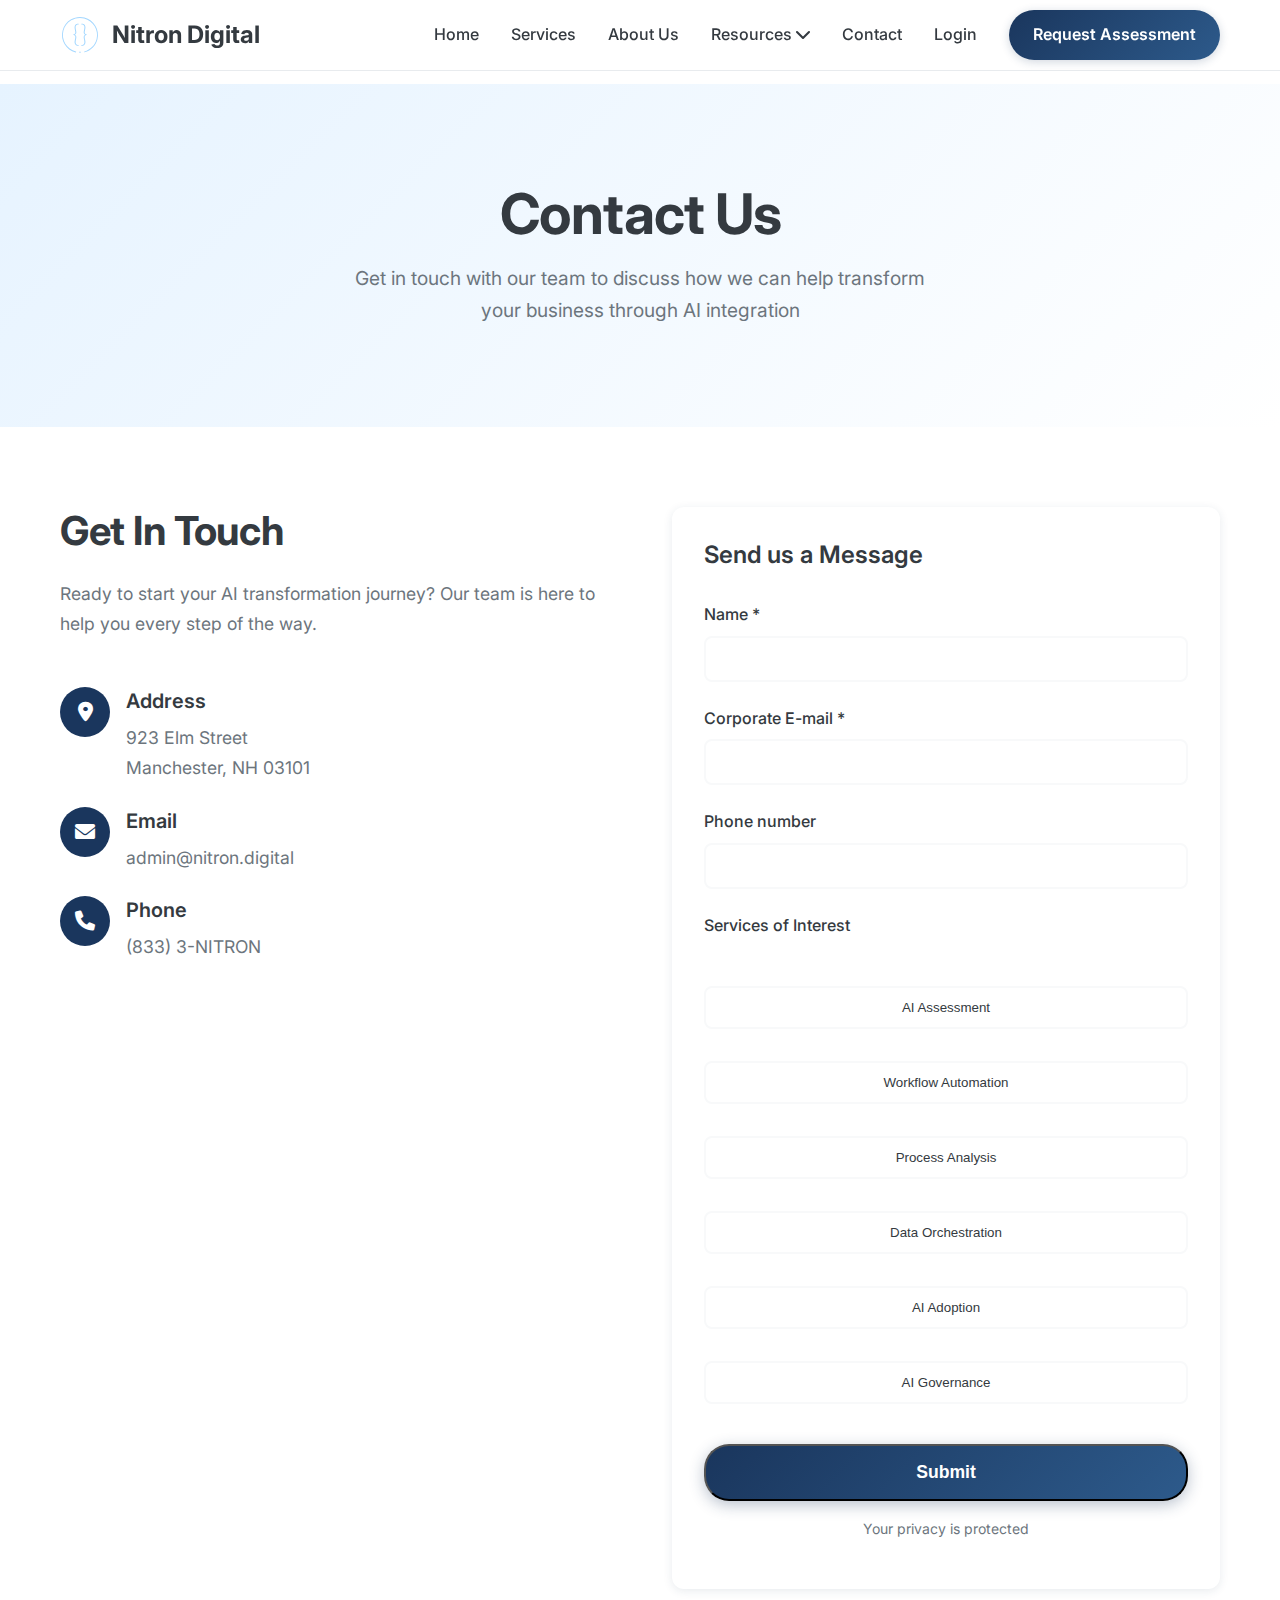
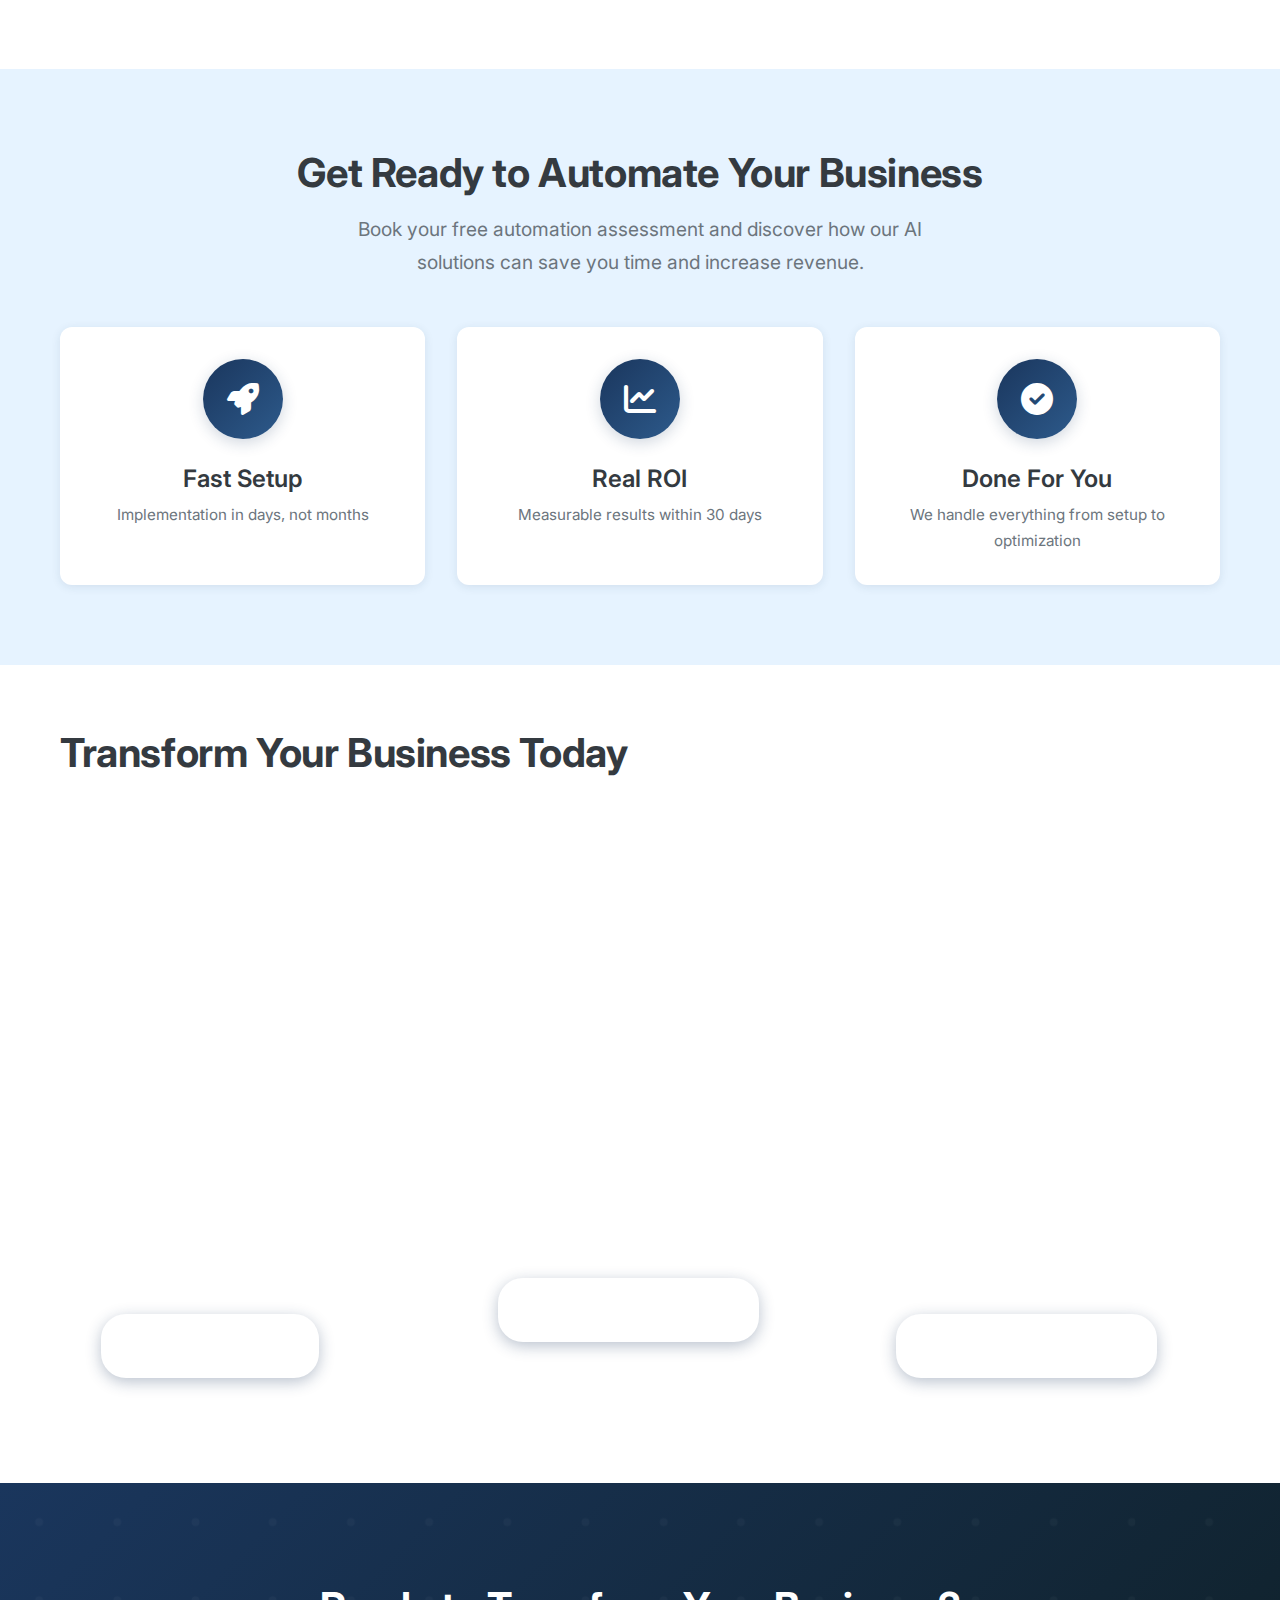
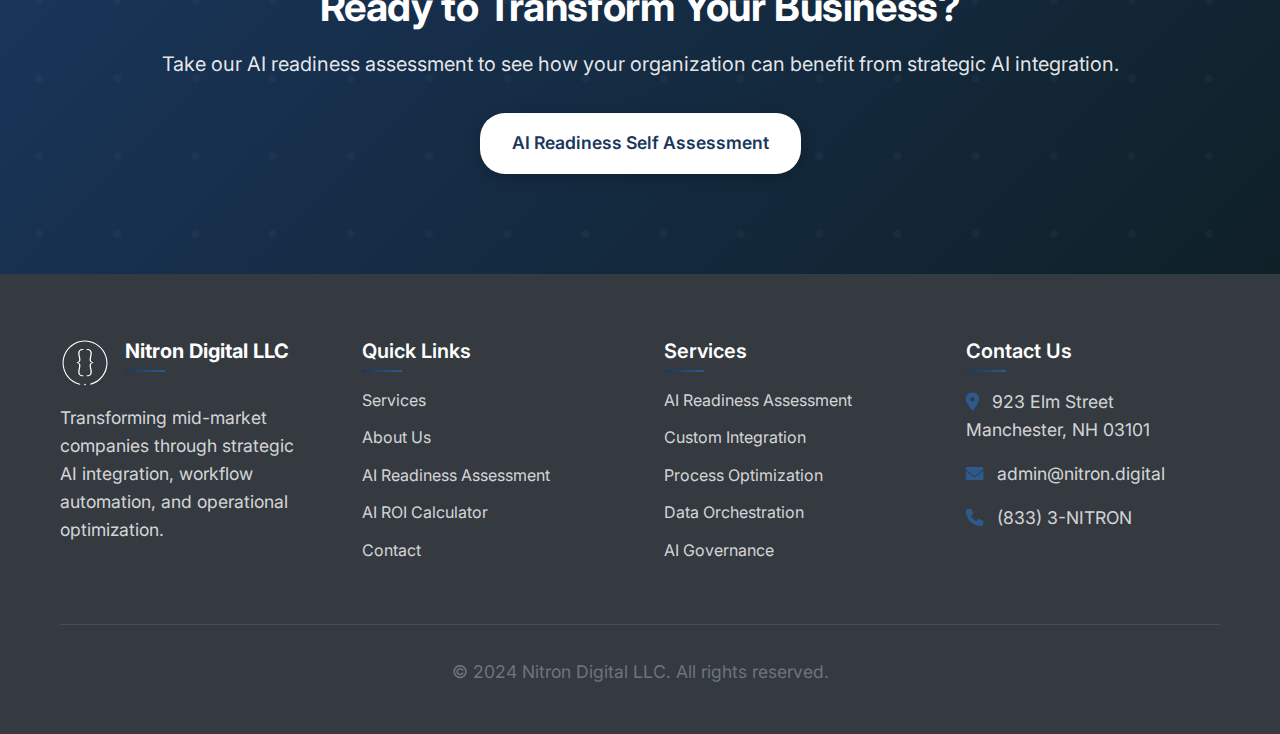
<file: contact.html>
<!DOCTYPE html>
<html lang="en">
<head>
    <meta charset="UTF-8">
    <meta name="viewport" content="width=device-width, initial-scale=1.0">
    <title>Contact Us - Nitron Digital</title>
    <meta name="description" content="Get in touch with Nitron Digital for AI automation solutions. Contact us for consultations, demos, and business transformation services.">
    <meta name="keywords" content="contact Nitron Digital, AI automation consultation, business transformation, AI implementation, contact form">
    <meta name="author" content="Nitron Digital LLC">
    <meta name="robots" content="index, follow">
    <link rel="canonical" href="https://nitron.digital/contact.html">
    
    <!-- Favicon -->
    <link rel="icon" type="image/svg+xml" href="logo.svg" style="filter: brightness(0) saturate(100%) invert(100%) sepia(0%) saturate(0%) hue-rotate(93deg) brightness(103%) contrast(103%);">
    <link rel="icon" type="image/png" href="logo.svg">
    <link rel="apple-touch-icon" href="logo.svg">
    
    <!-- Open Graph / Facebook -->
    <meta property="og:type" content="website">
    <meta property="og:url" content="https://nitron.digital/contact.html">
    <meta property="og:title" content="Contact Us - Nitron Digital">
    <meta property="og:description" content="Get in touch with Nitron Digital for AI automation solutions and business transformation services.">
    <meta property="og:image" content="https://nitron.digital/logo.svg">
    
    <!-- Twitter -->
    <meta property="twitter:card" content="summary_large_image">
    <meta property="twitter:url" content="https://nitron.digital/contact.html">
    <meta property="twitter:title" content="Contact Us - Nitron Digital">
    <meta property="twitter:description" content="Get in touch with Nitron Digital for AI automation solutions and business transformation services.">
    <meta property="twitter:image" content="https://nitron.digital/logo.svg">
    
    <link rel="stylesheet" href="styles.css">
    <link href="https://fonts.googleapis.com/css2?family=Inter:wght@300;400;500;600;700&display=swap" rel="stylesheet">
    <link rel="stylesheet" href="https://cdnjs.cloudflare.com/ajax/libs/font-awesome/6.0.0/css/all.min.css">
</head>
<body>
    <!-- Scroll Progress Indicator -->
    <div class="scroll-progress">
        <div class="scroll-progress-bar" id="scrollProgress"></div>
    </div>

    <!-- Navigation -->
    <nav class="navbar">
        <div class="nav-container">
            <div class="nav-logo">
                <a href="index.html">
                    <img src="logo.svg" alt="Nitron Digital Logo" class="logo-img">
                    <span class="logo-text">Nitron Digital</span>
                </a>
            </div>
            <div class="nav-menu" id="nav-menu">
                <a href="index.html" class="nav-link">Home</a>
                <a href="services.html" class="nav-link">Services</a>
                <a href="about.html" class="nav-link">About Us</a>
                <div class="nav-dropdown">
                    <a href="#" class="nav-link">Resources <i class="fas fa-chevron-down"></i></a>
                    <div class="dropdown-content">
                        <a href="assessment.html">AI Readiness Assessment</a>
                        <a href="roi-calculator.html">AI ROI Calculator</a>
                    </div>
                </div>
                <a href="contact.html" class="nav-link">Contact</a>
                <a href="#" class="nav-link">Login</a>
                <a href="contact.html" class="nav-btn">Request Assessment</a>
            </div>
            <div class="nav-toggle" id="nav-toggle">
                <span class="bar"></span>
                <span class="bar"></span>
                <span class="bar"></span>
            </div>
        </div>
    </nav>

    <!-- Page Header -->
    <section class="page-header">
        <div class="container">
            <h1>Contact Us</h1>
            <p>Get in touch with our team to discuss how we can help transform your business through AI integration</p>
        </div>
    </section>

    <!-- Contact Section -->
    <section class="contact-section">
        <div class="container">
            <div class="contact-content">
                <div class="contact-info">
                    <h2>Get In Touch</h2>
                    <p>Ready to start your AI transformation journey? Our team is here to help you every step of the way.</p>
                    
                    <div class="contact-details">
                        <div class="contact-item">
                            <div class="contact-icon">
                                <i class="fas fa-map-marker-alt"></i>
                            </div>
                            <div class="contact-text">
                                <h4>Address</h4>
                                <p>923 Elm Street<br>Manchester, NH 03101</p>
                            </div>
                        </div>
                        
                        <div class="contact-item">
                            <div class="contact-icon">
                                <i class="fas fa-envelope"></i>
                            </div>
                            <div class="contact-text">
                                <h4>Email</h4>
                                <p>admin@nitron.digital</p>
                            </div>
                        </div>
                        
                        <div class="contact-item">
                            <div class="contact-icon">
                                <i class="fas fa-phone"></i>
                            </div>
                            <div class="contact-text">
                                <h4>Phone</h4>
                                <p>(833) 3-NITRON</p>
                            </div>
                        </div>
                    </div>
                </div>
                
                <div class="contact-form">
                    <h3>Send us a Message</h3>
                    <form id="contactForm">
                        <div class="form-group">
                            <label for="name">Name *</label>
                            <input type="text" id="name" name="name" required>
                        </div>
                        
                        <div class="form-group">
                            <label for="email">Corporate E-mail *</label>
                            <input type="email" id="email" name="email" required>
                        </div>
                        
                        <div class="form-group">
                            <label for="phone">Phone number</label>
                            <input type="tel" id="phone" name="phone">
                        </div>
                        
                        <div class="form-group">
                            <label>Services of Interest</label>
                            <div class="services-grid">
                                <button type="button" class="service-btn" data-service="ai-assessment">AI Assessment</button>
                                <button type="button" class="service-btn" data-service="workflow-automation">Workflow Automation</button>
                                <button type="button" class="service-btn" data-service="process-analysis">Process Analysis</button>
                                <button type="button" class="service-btn" data-service="data-orchestration">Data Orchestration</button>
                                <button type="button" class="service-btn" data-service="ai-adoption">AI Adoption</button>
                                <button type="button" class="service-btn" data-service="ai-governance">AI Governance</button>
                            </div>
                            <input type="hidden" id="selectedServices" name="selectedServices">
                        </div>
                        
                        <button type="submit" class="cta-button">Submit</button>
                        <p class="privacy-note">Your privacy is protected</p>
                    </form>
                </div>
            </div>
        </div>
    </section>

    <!-- Get Ready to Automate Section -->
    <section class="automate-section">
        <div class="container">
            <div class="automate-content">
                <div class="automate-text">
                    <h2>Get Ready to Automate Your Business</h2>
                    <p>Book your free automation assessment and discover how our AI solutions can save you time and increase revenue.</p>
                </div>
                <div class="automate-features">
                    <div class="feature-item">
                        <div class="feature-icon">
                            <i class="fas fa-rocket"></i>
                        </div>
                        <h3>Fast Setup</h3>
                        <p>Implementation in days, not months</p>
                    </div>
                    <div class="feature-item">
                        <div class="feature-icon">
                            <i class="fas fa-chart-line"></i>
                        </div>
                        <h3>Real ROI</h3>
                        <p>Measurable results within 30 days</p>
                    </div>
                    <div class="feature-item">
                        <div class="feature-icon">
                            <i class="fas fa-check-circle"></i>
                        </div>
                        <h3>Done For You</h3>
                        <p>We handle everything from setup to optimization</p>
                    </div>
                </div>
            </div>
        </div>
    </section>

    <!-- Transform Your Business Section -->
    <section class="transform-business">
        <div class="container">
            <h2>Transform Your Business Today</h2>
            <div class="transform-grid">
                <div class="transform-card">
                    <div class="transform-icon">
                        <i class="fas fa-play-circle"></i>
                    </div>
                    <h3>Use Case Demo</h3>
                    <ul>
                        <li>Unlock the full potential of your investment</li>
                        <li>Democratize data access across your organization</li>
                        <li>No specialized training required for end-users</li>
                        <li>Enterprise grade security and compliance</li>
                    </ul>
                    <a href="#" class="cta-button">Schedule A Demo</a>
                </div>
                <div class="transform-card">
                    <div class="transform-icon">
                        <i class="fas fa-clipboard-check"></i>
                    </div>
                    <h3>Free Half-Day Assessment</h3>
                    <ul>
                        <li>Identify high-impact AI agent opportunities</li>
                        <li>Evaluate your current infrastructure readiness</li>
                        <li>Align AI strategy with business objectives</li>
                    </ul>
                    <a href="#" class="cta-button">Schedule Consultation</a>
                </div>
                <div class="transform-card">
                    <div class="transform-icon">
                        <i class="fas fa-rocket"></i>
                    </div>
                    <h3>Quick Start</h3>
                    <ul>
                        <li>Rapid deployment within your existing environment</li>
                        <li>Focus on one compelling use case to build a proof of value</li>
                        <li>Demonstrate ROI with minimal investment</li>
                        <li>Expandable foundation for future growth</li>
                    </ul>
                    <a href="#" class="cta-button">Schedule Consultation</a>
                </div>
            </div>
        </div>
    </section>

    <!-- CTA Section -->
    <section class="cta-section">
        <div class="container">
            <h2>Ready to Transform Your Business?</h2>
            <p>Take our AI readiness assessment to see how your organization can benefit from strategic AI integration.</p>
            <a href="assessment.html" class="cta-button">AI Readiness Self Assessment</a>
        </div>
    </section>

    <!-- Footer -->
    <footer class="footer">
        <div class="container">
            <div class="footer-content">
                <div class="footer-section">
                    <div class="footer-logo">
                        <img src="logo.svg" alt="Nitron Digital Logo" class="footer-logo-img">
                        <h3>Nitron Digital LLC</h3>
                    </div>
                    <p>Transforming mid-market companies through strategic AI integration, workflow automation, and operational optimization.</p>
                </div>
                <div class="footer-section">
                    <h3>Quick Links</h3>
                    <ul>
                        <li><a href="services.html">Services</a></li>
                        <li><a href="about.html">About Us</a></li>
                        <li><a href="assessment.html">AI Readiness Assessment</a></li>
                        <li><a href="roi-calculator.html">AI ROI Calculator</a></li>
                        <li><a href="contact.html">Contact</a></li>
                    </ul>
                </div>
                <div class="footer-section">
                    <h3>Services</h3>
                    <ul>
                        <li><a href="services.html">AI Readiness Assessment</a></li>
                        <li><a href="services.html">Custom Integration</a></li>
                        <li><a href="services.html">Process Optimization</a></li>
                        <li><a href="services.html">Data Orchestration</a></li>
                        <li><a href="services.html">AI Governance</a></li>
                    </ul>
                </div>
                <div class="footer-section">
                    <h3>Contact Us</h3>
                    <p><i class="fas fa-map-marker-alt"></i> 923 Elm Street<br>Manchester, NH 03101</p>
                    <p><i class="fas fa-envelope"></i> admin@nitron.digital</p>
                    <p><i class="fas fa-phone"></i> (833) 3-NITRON</p>
                </div>
            </div>
            <div class="footer-bottom">
                <p>&copy; 2024 Nitron Digital LLC. All rights reserved.</p>
            </div>
        </div>
    </footer>

    <script src="script.js"></script>
</body>
</html>
</file>
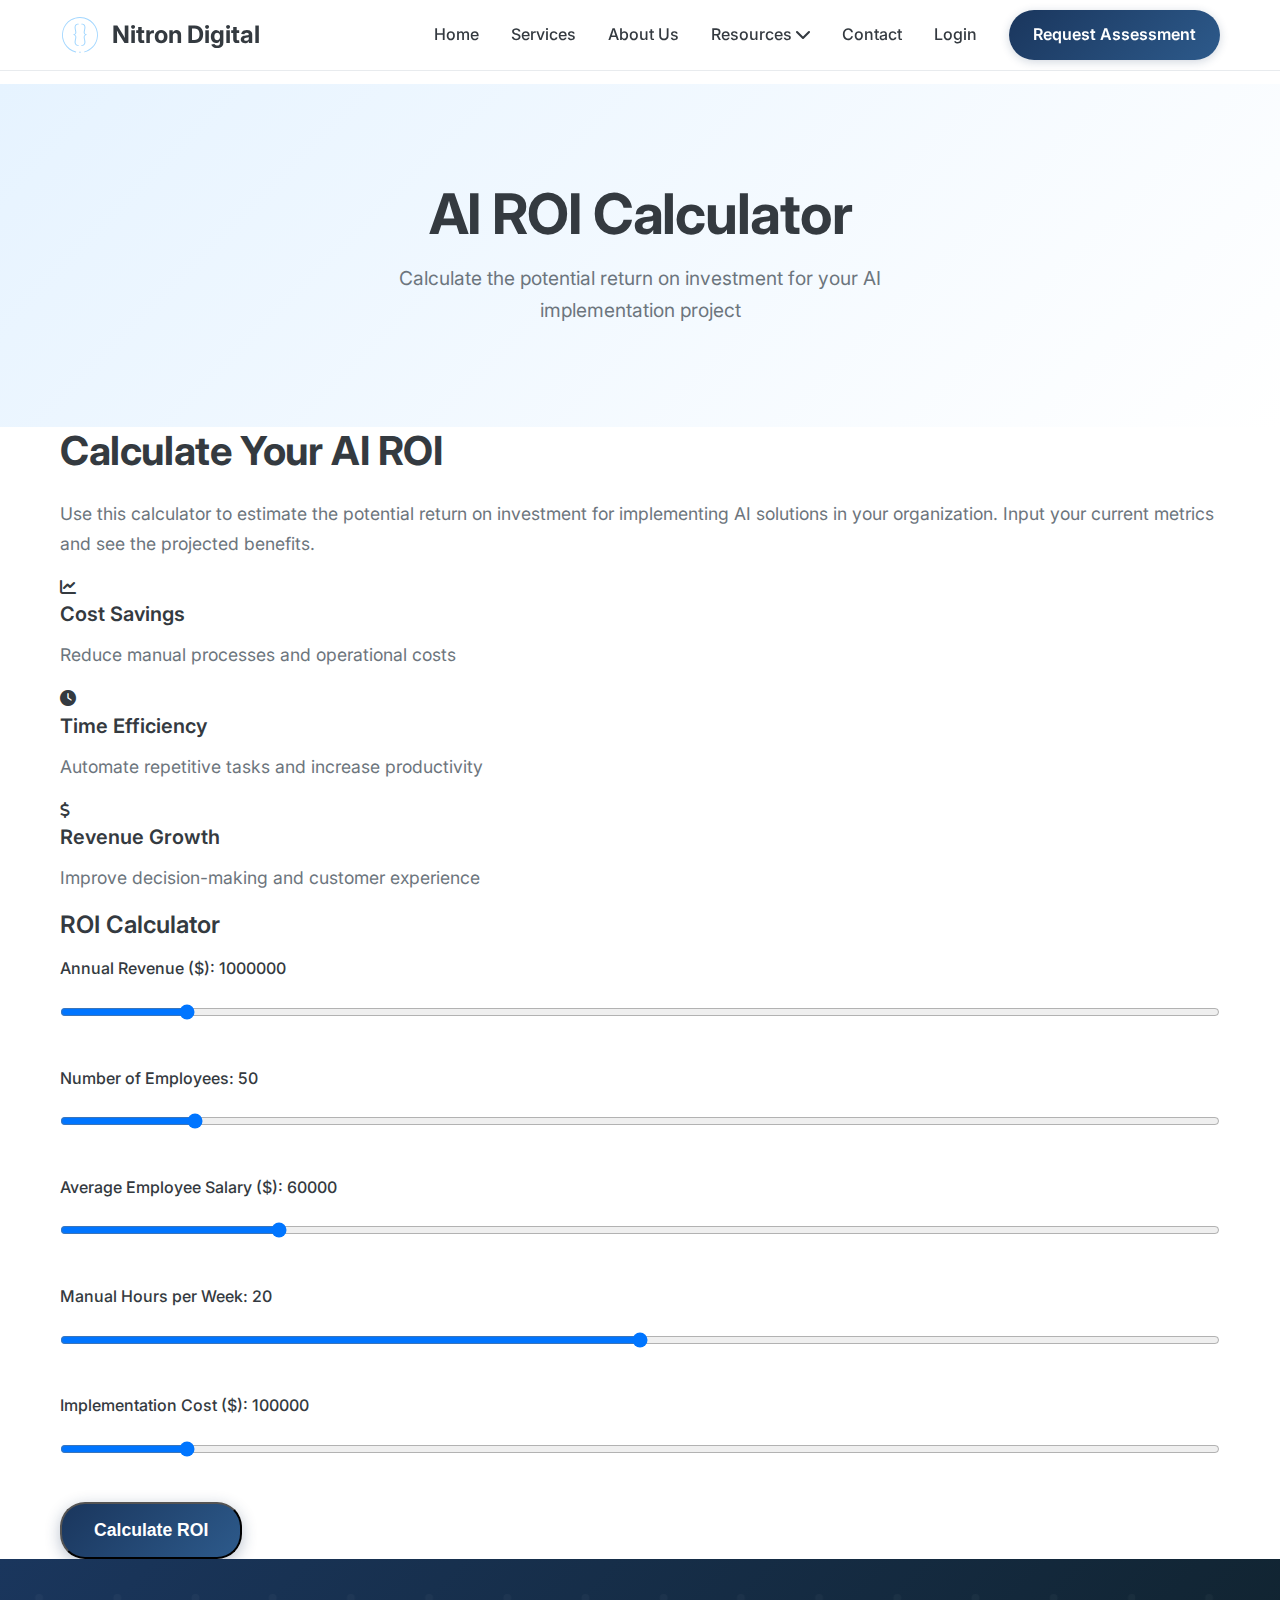
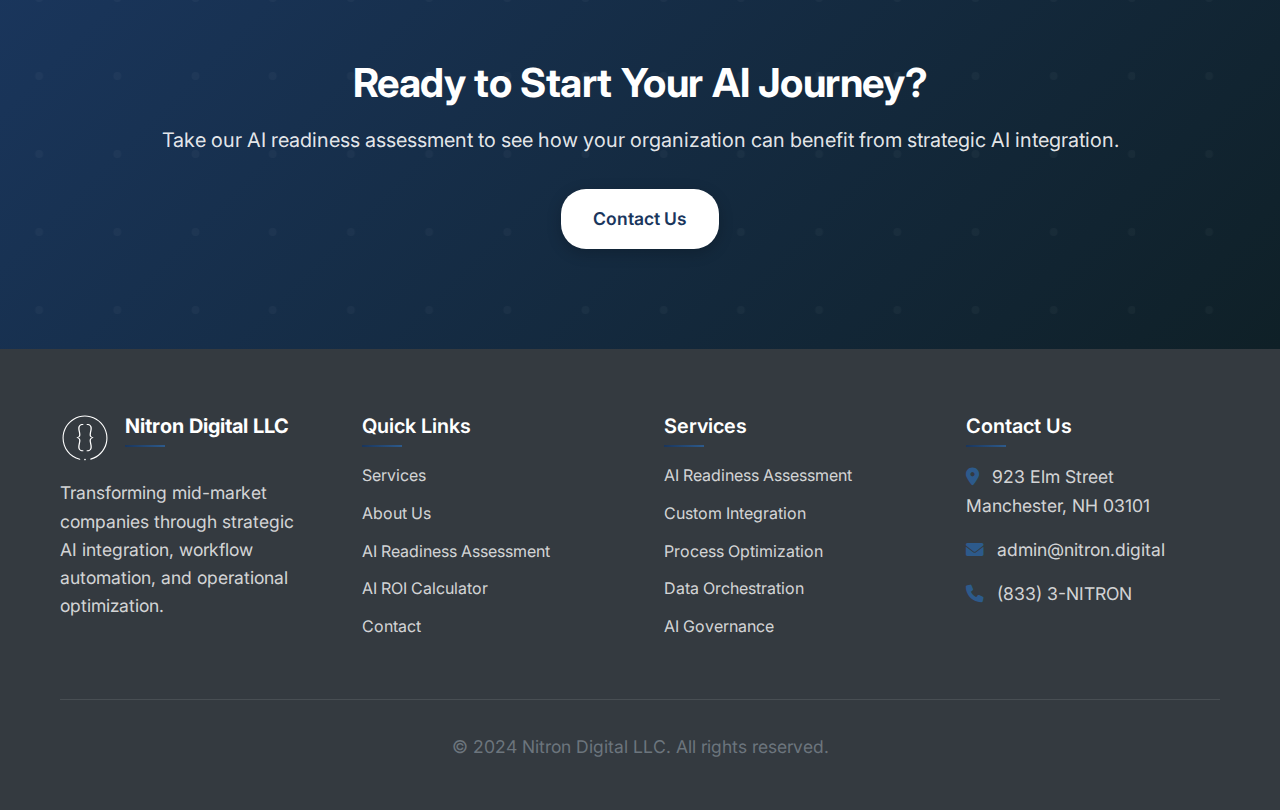
<file: roi-calculator.html>
<!DOCTYPE html>
<html lang="en">
<head>
    <meta charset="UTF-8">
    <meta name="viewport" content="width=device-width, initial-scale=1.0">
    <title>AI ROI Calculator - Nitron Digital</title>
    <meta name="description" content="Calculate the potential ROI of AI automation for your business. Use our comprehensive ROI calculator to estimate cost savings and efficiency gains.">
    <meta name="keywords" content="AI ROI calculator, automation ROI, business automation ROI, AI investment calculator, cost savings calculator">
    <meta name="author" content="Nitron Digital LLC">
    <meta name="robots" content="index, follow">
    <link rel="canonical" href="https://nitron.digital/roi-calculator.html">
    
    <!-- Favicon -->
    <link rel="icon" type="image/svg+xml" href="logo.svg" style="filter: brightness(0) saturate(100%) invert(100%) sepia(0%) saturate(0%) hue-rotate(93deg) brightness(103%) contrast(103%);">
    <link rel="icon" type="image/png" href="logo.svg">
    <link rel="apple-touch-icon" href="logo.svg">
    
    <!-- Open Graph / Facebook -->
    <meta property="og:type" content="website">
    <meta property="og:url" content="https://nitron.digital/roi-calculator.html">
    <meta property="og:title" content="AI ROI Calculator - Nitron Digital">
    <meta property="og:description" content="Calculate the potential ROI of AI automation for your business with our comprehensive calculator.">
    <meta property="og:image" content="https://nitron.digital/logo.svg">
    
    <!-- Twitter -->
    <meta property="twitter:card" content="summary_large_image">
    <meta property="twitter:url" content="https://nitron.digital/roi-calculator.html">
    <meta property="twitter:title" content="AI ROI Calculator - Nitron Digital">
    <meta property="twitter:description" content="Calculate the potential ROI of AI automation for your business with our comprehensive calculator.">
    <meta property="twitter:image" content="https://nitron.digital/logo.svg">
    
    <link rel="stylesheet" href="styles.css">
    <link href="https://fonts.googleapis.com/css2?family=Inter:wght@300;400;500;600;700&display=swap" rel="stylesheet">
    <link rel="stylesheet" href="https://cdnjs.cloudflare.com/ajax/libs/font-awesome/6.0.0/css/all.min.css">
</head>
<body>
    <!-- Scroll Progress Indicator -->
    <div class="scroll-progress">
        <div class="scroll-progress-bar" id="scrollProgress"></div>
    </div>

    <!-- Navigation -->
    <nav class="navbar">
        <div class="nav-container">
            <div class="nav-logo">
                <a href="index.html">
                    <img src="logo.svg" alt="Nitron Digital Logo" class="logo-img">
                    <span class="logo-text">Nitron Digital</span>
                </a>
            </div>
            <div class="nav-menu" id="nav-menu">
                <a href="index.html" class="nav-link">Home</a>
                <a href="services.html" class="nav-link">Services</a>
                <a href="about.html" class="nav-link">About Us</a>
                <div class="nav-dropdown">
                    <a href="#" class="nav-link">Resources <i class="fas fa-chevron-down"></i></a>
                    <div class="dropdown-content">
                        <a href="assessment.html">AI Readiness Assessment</a>
                        <a href="roi-calculator.html">AI ROI Calculator</a>
                    </div>
                </div>
                <a href="contact.html" class="nav-link">Contact</a>
                <a href="#" class="nav-link">Login</a>
                <a href="contact.html" class="nav-btn">Request Assessment</a>
            </div>
            <div class="nav-toggle" id="nav-toggle">
                <span class="bar"></span>
                <span class="bar"></span>
                <span class="bar"></span>
            </div>
        </div>
    </nav>

    <!-- Page Header -->
    <section class="page-header">
        <div class="container">
            <h1>AI ROI Calculator</h1>
            <p>Calculate the potential return on investment for your AI implementation project</p>
        </div>
    </section>

    <!-- Calculator Section -->
    <section class="calculator-section">
        <div class="container">
            <div class="calculator-content">
                <div class="calculator-info">
                    <h2>Calculate Your AI ROI</h2>
                    <p>Use this calculator to estimate the potential return on investment for implementing AI solutions in your organization. Input your current metrics and see the projected benefits.</p>
                    
                    <div class="calculator-benefits">
                        <div class="benefit-item">
                            <div class="benefit-icon">
                                <i class="fas fa-chart-line"></i>
                            </div>
                            <div class="benefit-text">
                                <h4>Cost Savings</h4>
                                <p>Reduce manual processes and operational costs</p>
                            </div>
                        </div>
                        
                        <div class="benefit-item">
                            <div class="benefit-icon">
                                <i class="fas fa-clock"></i>
                            </div>
                            <div class="benefit-text">
                                <h4>Time Efficiency</h4>
                                <p>Automate repetitive tasks and increase productivity</p>
                            </div>
                        </div>
                        
                        <div class="benefit-item">
                            <div class="benefit-icon">
                                <i class="fas fa-dollar-sign"></i>
                            </div>
                            <div class="benefit-text">
                                <h4>Revenue Growth</h4>
                                <p>Improve decision-making and customer experience</p>
                            </div>
                        </div>
                    </div>
                </div>
                
                <div class="calculator-form">
                    <h3>ROI Calculator</h3>
                    <form id="roiCalculator">
                        <div class="form-group">
                            <label for="annualRevenue">Annual Revenue ($): <span id="annualRevenueValue">1000000</span></label>
                            <input type="range" id="annualRevenue" name="annualRevenue" min="100000" max="10000000" step="10000" value="1000000" oninput="annualRevenueValue.textContent = this.value">
                        </div>
                        
                        <div class="form-group">
                            <label for="employees">Number of Employees: <span id="employeesValue">50</span></label>
                            <input type="range" id="employees" name="employees" min="1" max="500" step="1" value="50" oninput="employeesValue.textContent = this.value">
                        </div>
                        
                        <div class="form-group">
                            <label for="avgSalary">Average Employee Salary ($): <span id="avgSalaryValue">60000</span></label>
                            <input type="range" id="avgSalary" name="avgSalary" min="20000" max="250000" step="1000" value="60000" oninput="avgSalaryValue.textContent = this.value">
                        </div>
                        
                        <div class="form-group">
                            <label for="manualHours">Manual Hours per Week: <span id="manualHoursValue">20</span></label>
                            <input type="range" id="manualHours" name="manualHours" min="0" max="40" step="1" value="20" oninput="manualHoursValue.textContent = this.value">
                        </div>
                        
                        <div class="form-group">
                            <label for="implementationCost">Implementation Cost ($): <span id="implementationCostValue">100000</span></label>
                            <input type="range" id="implementationCost" name="implementationCost" min="10000" max="1000000" step="10000" value="100000" oninput="implementationCostValue.textContent = this.value">
                        </div>
                        
                        <button type="submit" class="cta-button">Calculate ROI</button>
                    </form>
                </div>
            </div>
        </div>
    </section>

    <!-- Results Section (Hidden by default) -->
    <section class="roi-results" id="roiResults" style="display: none;">
        <div class="container">
            <h2>Your AI ROI Results</h2>
            <div class="results-grid">
                <div class="result-card">
                    <div class="result-icon">
                        <i class="fas fa-percentage"></i>
                    </div>
                    <h3>ROI Percentage</h3>
                    <div class="result-value" id="roiPercentage">0%</div>
                    <p>Return on investment percentage</p>
                </div>
                
                <div class="result-card">
                    <div class="result-icon">
                        <i class="fas fa-dollar-sign"></i>
                    </div>
                    <h3>Annual Savings</h3>
                    <div class="result-value" id="annualSavings">$0</div>
                    <p>Estimated annual cost savings</p>
                </div>
                
                <div class="result-card">
                    <div class="result-icon">
                        <i class="fas fa-clock"></i>
                    </div>
                    <h3>Time Saved</h3>
                    <div class="result-value" id="timeSaved">0 hours</div>
                    <p>Annual time savings in hours</p>
                </div>
                
                <div class="result-card">
                    <div class="result-icon">
                        <i class="fas fa-calendar"></i>
                    </div>
                    <h3>Payback Period</h3>
                    <div class="result-value" id="paybackPeriod">0 months</div>
                    <p>Time to recover implementation costs</p>
                </div>
            </div>
            
            <div class="roi-breakdown">
                <h3>Detailed Breakdown</h3>
                <div class="breakdown-content">
                    <div class="breakdown-item">
                        <span>Current Annual Labor Cost:</span>
                        <span id="currentLaborCost">$0</span>
                    </div>
                    <div class="breakdown-item">
                        <span>Projected Annual Labor Cost (with AI):</span>
                        <span id="projectedLaborCost">$0</span>
                    </div>
                    <div class="breakdown-item">
                        <span>Implementation Cost:</span>
                        <span id="totalImplementationCost">$0</span>
                    </div>
                    <div class="breakdown-item total">
                        <span>Net Annual Benefit:</span>
                        <span id="netBenefit">$0</span>
                    </div>
                </div>
            </div>
            
            <div class="roi-cta">
                <a href="contact.html" class="cta-button">Schedule a Consultation</a>
                <a href="roi-calculator.html" class="secondary-button">Calculate Again</a>
            </div>
        </div>
    </section>

    <!-- CTA Section -->
    <section class="cta-section">
        <div class="container">
            <h2>Ready to Start Your AI Journey?</h2>
            <p>Take our AI readiness assessment to see how your organization can benefit from strategic AI integration.</p>
            <a href="contact.html" class="cta-button">Contact Us</a>
        </div>
    </section>

    <!-- Footer -->
    <footer class="footer">
        <div class="container">
            <div class="footer-content">
                <div class="footer-section">
                    <div class="footer-logo">
                        <img src="logo.svg" alt="Nitron Digital Logo" class="footer-logo-img">
                        <h3>Nitron Digital LLC</h3>
                    </div>
                    <p>Transforming mid-market companies through strategic AI integration, workflow automation, and operational optimization.</p>
                </div>
                <div class="footer-section">
                    <h3>Quick Links</h3>
                    <ul>
                        <li><a href="services.html">Services</a></li>
                        <li><a href="about.html">About Us</a></li>
                        <li><a href="assessment.html">AI Readiness Assessment</a></li>
                        <li><a href="roi-calculator.html">AI ROI Calculator</a></li>
                        <li><a href="contact.html">Contact</a></li>
                    </ul>
                </div>
                <div class="footer-section">
                    <h3>Services</h3>
                    <ul>
                        <li><a href="services.html">AI Readiness Assessment</a></li>
                        <li><a href="services.html">Custom Integration</a></li>
                        <li><a href="services.html">Process Optimization</a></li>
                        <li><a href="services.html">Data Orchestration</a></li>
                        <li><a href="services.html">AI Governance</a></li>
                    </ul>
                </div>
                <div class="footer-section">
                    <h3>Contact Us</h3>
                    <p><i class="fas fa-map-marker-alt"></i> 923 Elm Street<br>Manchester, NH 03101</p>
                    <p><i class="fas fa-envelope"></i> admin@nitron.digital</p>
                    <p><i class="fas fa-phone"></i> (833) 3-NITRON</p>
                </div>
            </div>
            <div class="footer-bottom">
                <p>&copy; 2024 Nitron Digital LLC. All rights reserved.</p>
            </div>
        </div>
    </footer>

    <script src="script.js"></script>
    <script src="roi-calculator.js"></script>
</body>
</html>
</file>
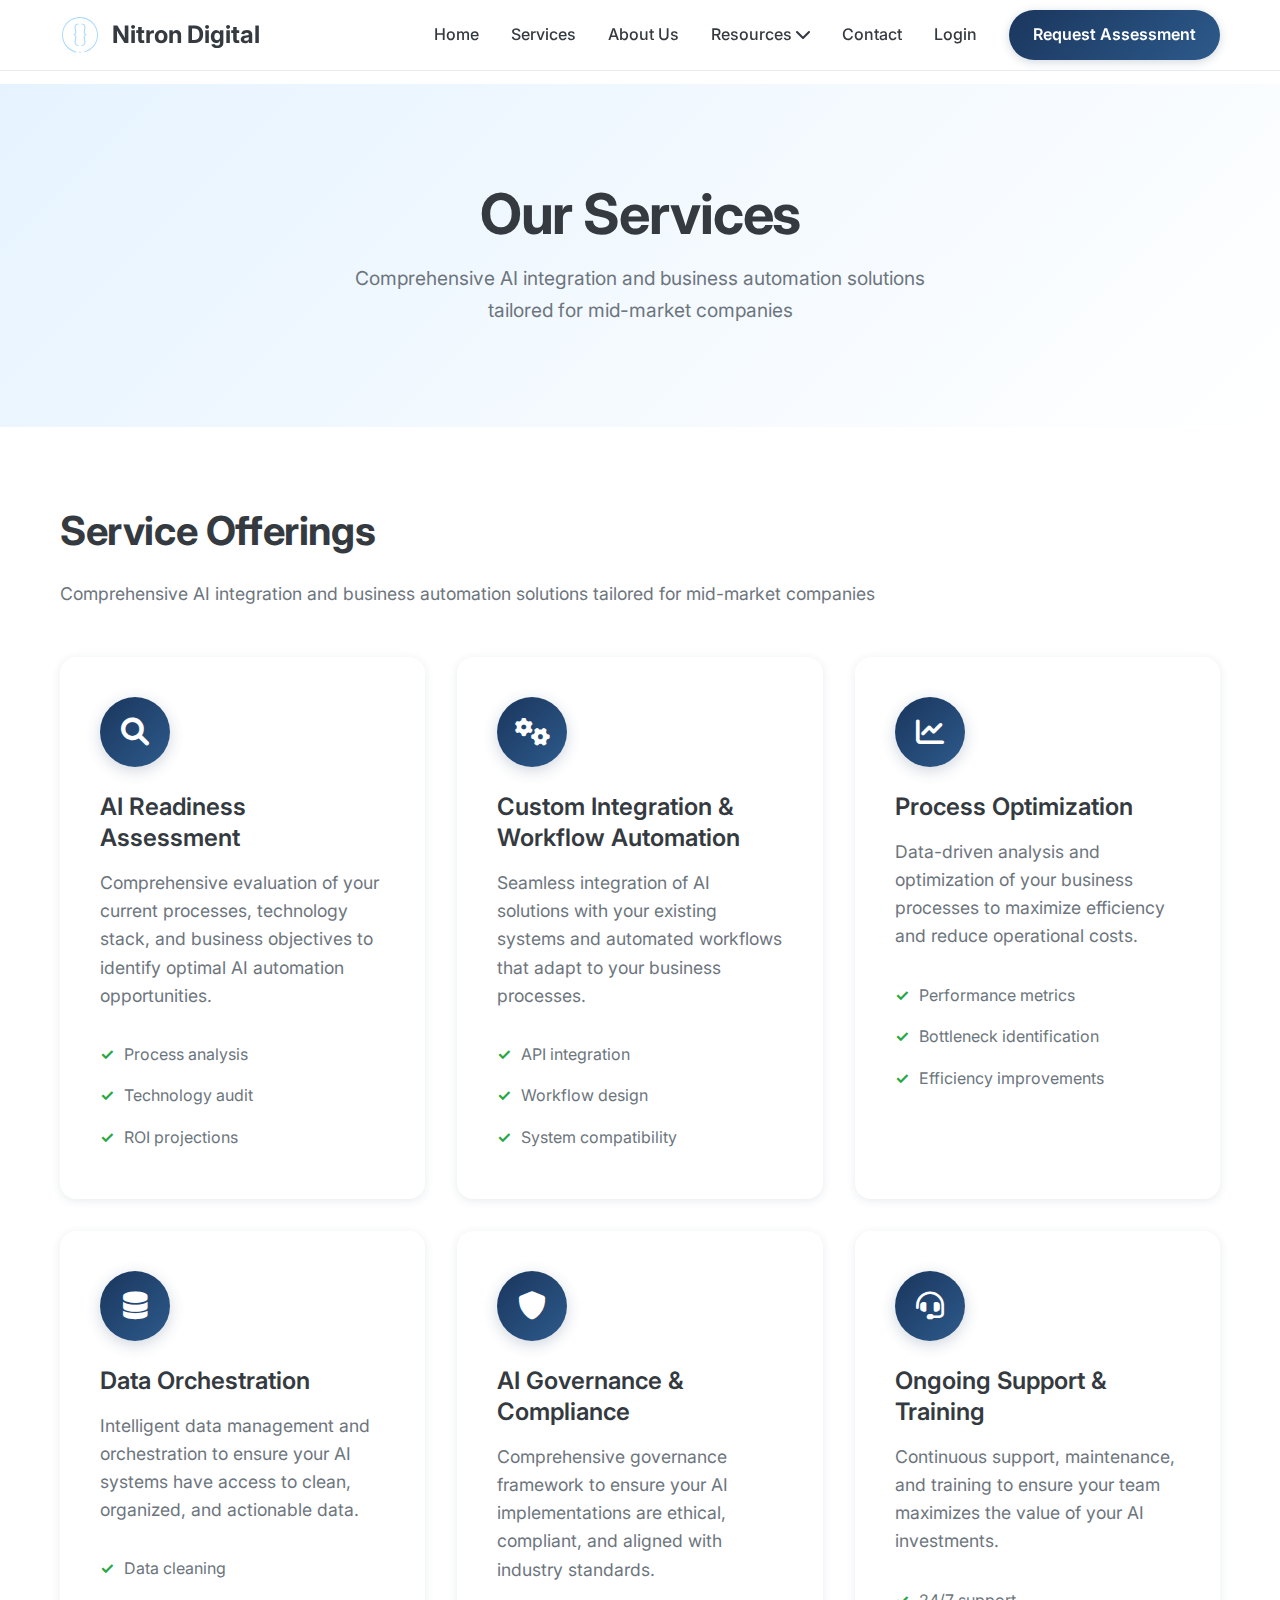
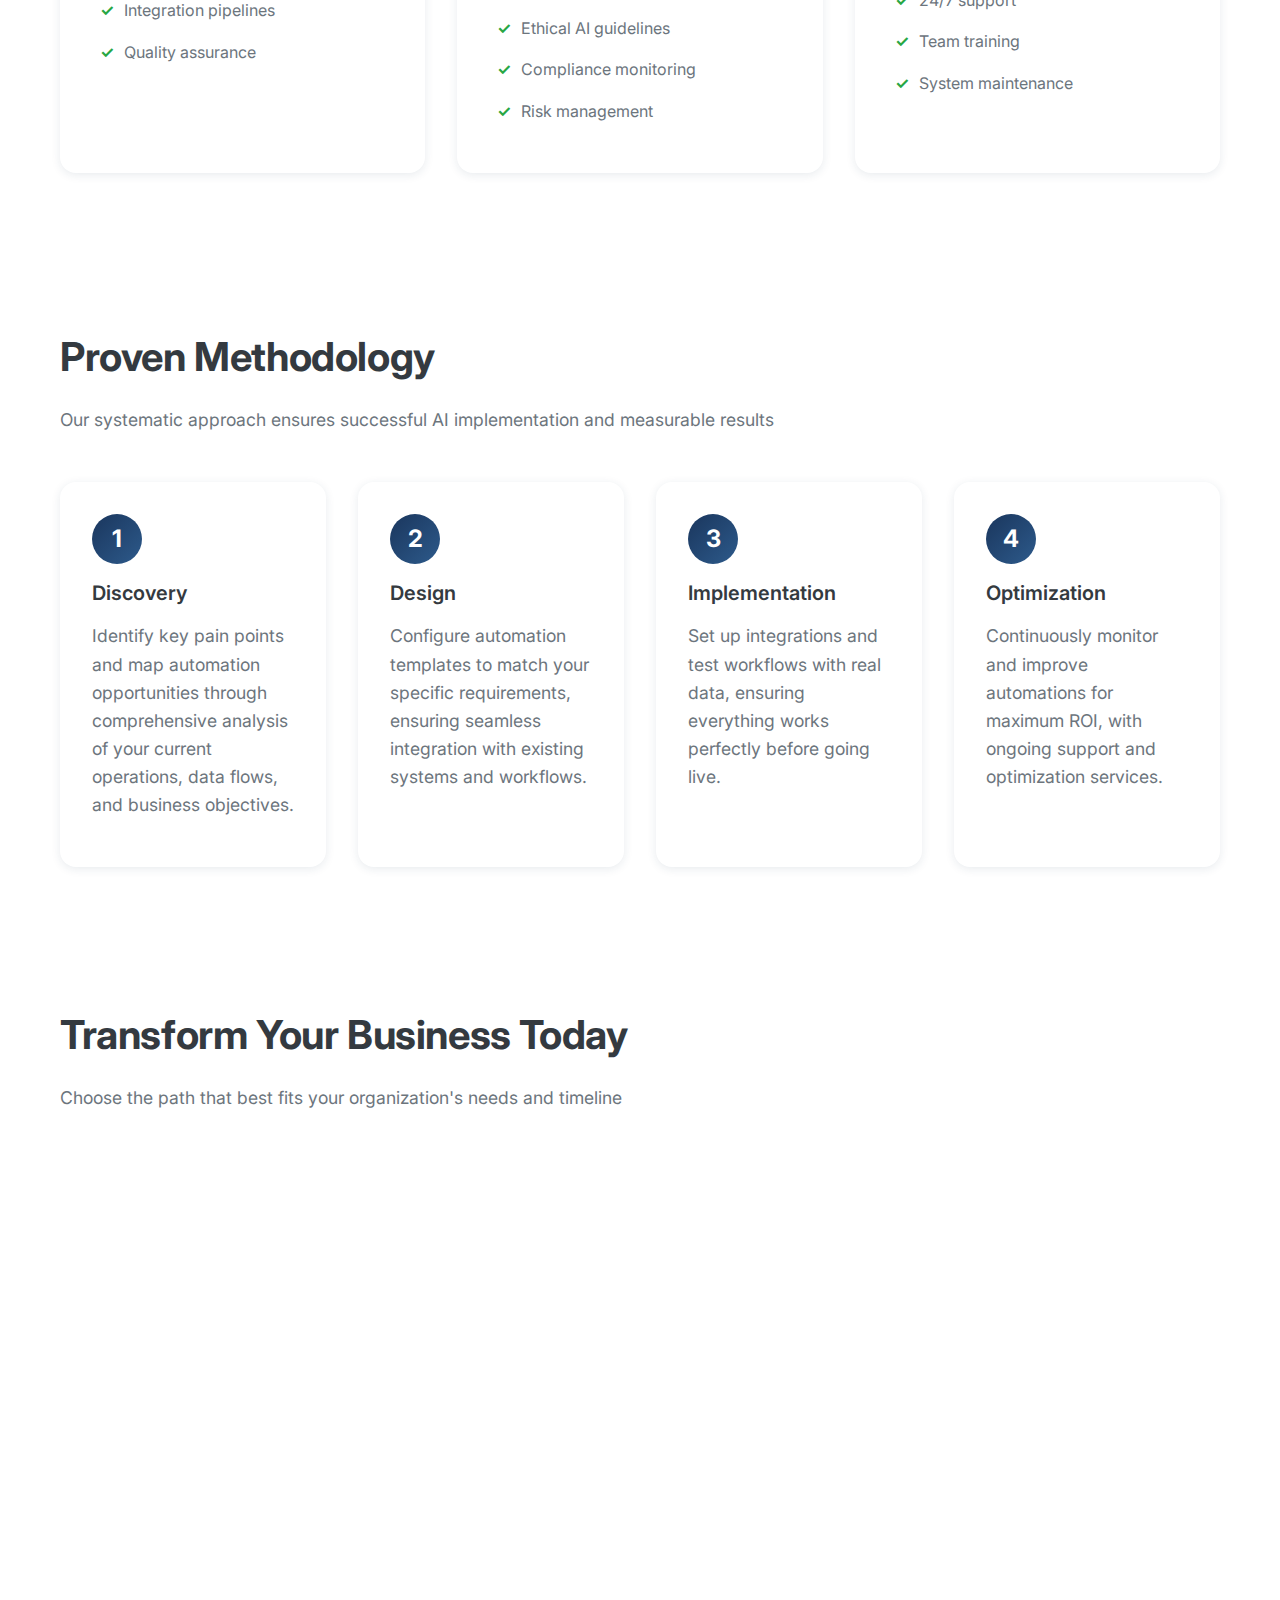
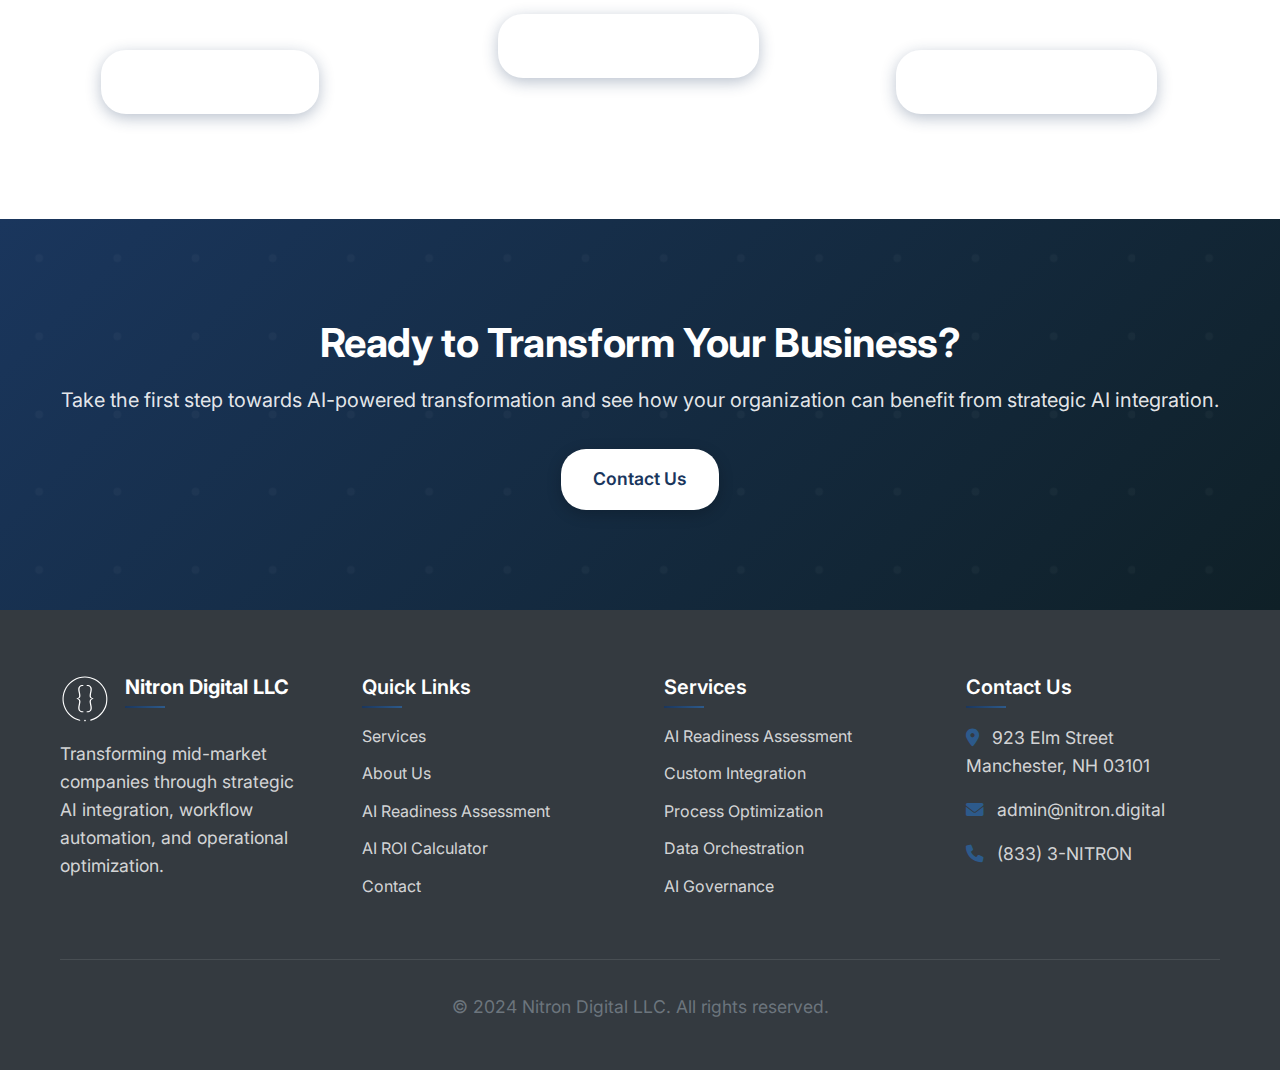
<file: services.html>
<!DOCTYPE html>
<html lang="en">
<head>
    <meta charset="UTF-8">
    <meta name="viewport" content="width=device-width, initial-scale=1.0">
    <title>Services - Nitron Digital</title>
    <meta name="description" content="Comprehensive AI automation services including process automation, AI consulting, and business optimization. Transform your business with Nitron Digital.">
    <meta name="keywords" content="AI services, process automation, AI consulting, business optimization, workflow automation, AI implementation, digital transformation">
    <meta name="author" content="Nitron Digital LLC">
    <meta name="robots" content="index, follow">
    <link rel="canonical" href="https://nitron.digital/services.html">
    
    <!-- Favicon -->
    <link rel="icon" type="image/svg+xml" href="logo.svg" style="filter: brightness(0) saturate(100%) invert(100%) sepia(0%) saturate(0%) hue-rotate(93deg) brightness(103%) contrast(103%);">
    <link rel="icon" type="image/png" href="logo.svg">
    <link rel="apple-touch-icon" href="logo.svg">
    
    <!-- Open Graph / Facebook -->
    <meta property="og:type" content="website">
    <meta property="og:url" content="https://nitron.digital/services.html">
    <meta property="og:title" content="AI Services - Nitron Digital">
    <meta property="og:description" content="Comprehensive AI automation services including process automation, AI consulting, and business optimization.">
    <meta property="og:image" content="https://nitron.digital/logo.svg">
    
    <!-- Twitter -->
    <meta property="twitter:card" content="summary_large_image">
    <meta property="twitter:url" content="https://nitron.digital/services.html">
    <meta property="twitter:title" content="AI Services - Nitron Digital">
    <meta property="twitter:description" content="Comprehensive AI automation services including process automation, AI consulting, and business optimization.">
    <meta property="twitter:image" content="https://nitron.digital/logo.svg">
    
    <link rel="stylesheet" href="styles.css">
    <link href="https://fonts.googleapis.com/css2?family=Inter:wght@300;400;500;600;700&display=swap" rel="stylesheet">
    <link rel="stylesheet" href="https://cdnjs.cloudflare.com/ajax/libs/font-awesome/6.0.0/css/all.min.css">
</head>
<body>
    <!-- Scroll Progress Indicator -->
    <div class="scroll-progress">
        <div class="scroll-progress-bar" id="scrollProgress"></div>
    </div>

    <!-- Navigation -->
    <nav class="navbar">
        <div class="nav-container">
            <div class="nav-logo">
                <a href="index.html">
                    <img src="logo.svg" alt="Nitron Digital Logo" class="logo-img">
                    <span class="logo-text">Nitron Digital</span>
                </a>
            </div>
            <div class="nav-menu" id="nav-menu">
                <a href="index.html" class="nav-link">Home</a>
                <a href="services.html" class="nav-link">Services</a>
                <a href="about.html" class="nav-link">About Us</a>
                <div class="nav-dropdown">
                    <a href="#" class="nav-link">Resources <i class="fas fa-chevron-down"></i></a>
                    <div class="dropdown-content">
                        <a href="assessment.html">AI Readiness Assessment</a>
                        <a href="roi-calculator.html">AI ROI Calculator</a>
                    </div>
                </div>
                <a href="contact.html" class="nav-link">Contact</a>
                <a href="#" class="nav-link">Login</a>
                <a href="contact.html" class="nav-btn">Request Assessment</a>
            </div>
            <div class="nav-toggle" id="nav-toggle">
                <span class="bar"></span>
                <span class="bar"></span>
                <span class="bar"></span>
            </div>
        </div>
    </nav>

    <!-- Page Header -->
    <section class="page-header">
        <div class="container">
            <h1>Our Services</h1>
            <p>Comprehensive AI integration and business automation solutions tailored for mid-market companies</p>
        </div>
    </section>

    <!-- Service Offerings -->
    <section class="services-detailed section">
        <div class="container">
            <div class="section-title">
                <h2>Service Offerings</h2>
                <p>Comprehensive AI integration and business automation solutions tailored for mid-market companies</p>
            </div>
            <div class="services-grid">
                <article class="service-card">
                    <div class="service-icon">
                        <i class="fas fa-search"></i>
                    </div>
                    <h3>AI Readiness Assessment</h3>
                    <p>Comprehensive evaluation of your current processes, technology stack, and business objectives to identify optimal AI automation opportunities.</p>
                    <ul class="service-features">
                        <li>Process analysis</li>
                        <li>Technology audit</li>
                        <li>ROI projections</li>
                    </ul>
                </article>
                
                <article class="service-card">
                    <div class="service-icon">
                        <i class="fas fa-cogs"></i>
                    </div>
                    <h3>Custom Integration & Workflow Automation</h3>
                    <p>Seamless integration of AI solutions with your existing systems and automated workflows that adapt to your business processes.</p>
                    <ul class="service-features">
                        <li>API integration</li>
                        <li>Workflow design</li>
                        <li>System compatibility</li>
                    </ul>
                </article>
                
                <article class="service-card">
                    <div class="service-icon">
                        <i class="fas fa-chart-line"></i>
                    </div>
                    <h3>Process Optimization</h3>
                    <p>Data-driven analysis and optimization of your business processes to maximize efficiency and reduce operational costs.</p>
                    <ul class="service-features">
                        <li>Performance metrics</li>
                        <li>Bottleneck identification</li>
                        <li>Efficiency improvements</li>
                    </ul>
                </article>
                
                <article class="service-card">
                    <div class="service-icon">
                        <i class="fas fa-database"></i>
                    </div>
                    <h3>Data Orchestration</h3>
                    <p>Intelligent data management and orchestration to ensure your AI systems have access to clean, organized, and actionable data.</p>
                    <ul class="service-features">
                        <li>Data cleaning</li>
                        <li>Integration pipelines</li>
                        <li>Quality assurance</li>
                    </ul>
                </article>
                
                <article class="service-card">
                    <div class="service-icon">
                        <i class="fas fa-shield-alt"></i>
                    </div>
                    <h3>AI Governance & Compliance</h3>
                    <p>Comprehensive governance framework to ensure your AI implementations are ethical, compliant, and aligned with industry standards.</p>
                    <ul class="service-features">
                        <li>Ethical AI guidelines</li>
                        <li>Compliance monitoring</li>
                        <li>Risk management</li>
                    </ul>
                </article>
                
                <article class="service-card">
                    <div class="service-icon">
                        <i class="fas fa-headset"></i>
                    </div>
                    <h3>Ongoing Support & Training</h3>
                    <p>Continuous support, maintenance, and training to ensure your team maximizes the value of your AI investments.</p>
                    <ul class="service-features">
                        <li>24/7 support</li>
                        <li>Team training</li>
                        <li>System maintenance</li>
                    </ul>
                </article>
            </div>
        </div>
    </section>

    <!-- Proven Methodology -->
    <section class="methodology section">
        <div class="container">
            <div class="section-title">
                <h2>Proven Methodology</h2>
                <p>Our systematic approach ensures successful AI implementation and measurable results</p>
            </div>
            <div class="methodology-steps">
                <div class="methodology-step">
                    <div class="step-number">1</div>
                    <div class="step-content">
                        <h3>Discovery</h3>
                        <p>Identify key pain points and map automation opportunities through comprehensive analysis of your current operations, data flows, and business objectives.</p>
                    </div>
                </div>
                <div class="methodology-step">
                    <div class="step-number">2</div>
                    <div class="step-content">
                        <h3>Design</h3>
                        <p>Configure automation templates to match your specific requirements, ensuring seamless integration with existing systems and workflows.</p>
                    </div>
                </div>
                <div class="methodology-step">
                    <div class="step-number">3</div>
                    <div class="step-content">
                        <h3>Implementation</h3>
                        <p>Set up integrations and test workflows with real data, ensuring everything works perfectly before going live.</p>
                    </div>
                </div>
                <div class="methodology-step">
                    <div class="step-number">4</div>
                    <div class="step-content">
                        <h3>Optimization</h3>
                        <p>Continuously monitor and improve automations for maximum ROI, with ongoing support and optimization services.</p>
                    </div>
                </div>
            </div>
        </div>
    </section>

    <!-- Transform Your Business -->
    <section class="transform-business section">
        <div class="container">
            <div class="section-title">
                <h2>Transform Your Business Today</h2>
                <p>Choose the path that best fits your organization's needs and timeline</p>
            </div>
            <div class="transform-grid">
                <div class="transform-card">
                    <div class="transform-icon">
                        <i class="fas fa-play-circle"></i>
                    </div>
                    <h3>Use Case Demo</h3>
                    <ul>
                        <li>Unlock the full potential of your investment</li>
                        <li>Democratize data access across your organization</li>
                        <li>No specialized training required for end-users</li>
                        <li>Enterprise grade security and compliance</li>
                    </ul>
                    <a href="contact.html" class="cta-button">Schedule A Demo</a>
                </div>
                <div class="transform-card">
                    <div class="transform-icon">
                        <i class="fas fa-clipboard-check"></i>
                    </div>
                    <h3>Free Half-Day Assessment</h3>
                    <ul>
                        <li>Identify high-impact AI agent opportunities</li>
                        <li>Evaluate your current infrastructure readiness</li>
                        <li>Align AI strategy with business objectives</li>
                    </ul>
                    <a href="contact.html" class="cta-button">Schedule Consultation</a>
                </div>
                <div class="transform-card">
                    <div class="transform-icon">
                        <i class="fas fa-rocket"></i>
                    </div>
                    <h3>Quick Start</h3>
                    <ul>
                        <li>Rapid deployment within your existing environment</li>
                        <li>Focus on one compelling use case to build a proof of value</li>
                        <li>Demonstrate ROI with minimal investment</li>
                        <li>Expandable foundation for future growth</li>
                    </ul>
                    <a href="contact.html" class="cta-button">Schedule Consultation</a>
                </div>
            </div>
        </div>
    </section>

    <!-- CTA Section -->
    <section class="cta-section">
        <div class="container">
            <h2>Ready to Transform Your Business?</h2>
            <p>Take the first step towards AI-powered transformation and see how your organization can benefit from strategic AI integration.</p>
            <a href="contact.html" class="cta-button">Contact Us</a>
        </div>
    </section>

    <!-- Footer -->
    <footer class="footer">
        <div class="container">
            <div class="footer-content">
                <div class="footer-section">
                    <div class="footer-logo">
                        <img src="logo.svg" alt="Nitron Digital Logo" class="footer-logo-img">
                        <h3>Nitron Digital LLC</h3>
                    </div>
                    <p>Transforming mid-market companies through strategic AI integration, workflow automation, and operational optimization.</p>
                </div>
                <div class="footer-section">
                    <h3>Quick Links</h3>
                    <ul>
                        <li><a href="services.html">Services</a></li>
                        <li><a href="about.html">About Us</a></li>
                        <li><a href="assessment.html">AI Readiness Assessment</a></li>
                        <li><a href="roi-calculator.html">AI ROI Calculator</a></li>
                        <li><a href="contact.html">Contact</a></li>
                    </ul>
                </div>
                <div class="footer-section">
                    <h3>Services</h3>
                    <ul>
                        <li><a href="services.html">AI Readiness Assessment</a></li>
                        <li><a href="services.html">Custom Integration</a></li>
                        <li><a href="services.html">Process Optimization</a></li>
                        <li><a href="services.html">Data Orchestration</a></li>
                        <li><a href="services.html">AI Governance</a></li>
                    </ul>
                </div>
                <div class="footer-section">
                    <h3>Contact Us</h3>
                    <p><i class="fas fa-map-marker-alt"></i> 923 Elm Street<br>Manchester, NH 03101</p>
                    <p><i class="fas fa-envelope"></i> admin@nitron.digital</p>
                    <p><i class="fas fa-phone"></i> (833) 3-NITRON</p>
                </div>
            </div>
            <div class="footer-bottom">
                <p>&copy; 2024 Nitron Digital LLC. All rights reserved.</p>
            </div>
        </div>
    </footer>

    <script src="script.js"></script>
</body>
</html>
</file>
<file: styles.css>
/* Reset and Base Styles */
* {
    margin: 0;
    padding: 0;
    box-sizing: border-box;
}

html {
    scroll-behavior: smooth;
}

body {
    font-family: 'Inter', -apple-system, BlinkMacSystemFont, 'Segoe UI', Roboto, sans-serif;
    line-height: 1.6;
    color: var(--gray-dark);
    background-color: var(--white);
    font-size: 16px;
    -webkit-font-smoothing: antialiased;
    -moz-osx-font-smoothing: grayscale;
}

.container {
    max-width: 1200px;
    margin: 0 auto;
    padding: 0 20px;
}

/* Color Variables - Enhanced Design System */
:root {
    --primary-blue: #1a365d;
    --primary-blue-light: #2d5a8b;
    --primary-blue-dark: #0f2027;
    --light-blue: #e6f3ff;
    --light-blue-hover: #d1e7ff;
    --dark-blue: #0f2027;
    --gray-light: #F8F9FA;
    --gray-medium: #6C757D;
    --gray-dark: #343A40;
    --white: #FFFFFF;
    --success: #28A745;
    --warning: #FFC107;
    --error: #DC3545;
    --shadow: 0 2px 10px rgba(26, 54, 93, 0.1);
    --shadow-hover: 0 8px 25px rgba(26, 54, 93, 0.15);
    --shadow-card: 0 4px 20px rgba(0, 0, 0, 0.08);
    --border-radius: 12px;
    --border-radius-small: 8px;
    --border-radius-large: 25px;
    --border-radius-circle: 50%;
    --transition: all 0.3s cubic-bezier(0.4, 0, 0.2, 1);
    --transition-fast: all 0.15s ease;
    --section-padding: 80px 0;
    --section-padding-small: 60px 0;
    --section-padding-large: 100px 0;
    --container-max-width: 1200px;
    --container-padding: 0 20px;
}

/* Typography Scale - Improved Hierarchy */
h1, .h1 {
    font-size: clamp(2.5rem, 5vw, 3.5rem);
    font-weight: 700;
    line-height: 1.1;
    margin-bottom: 1.5rem;
    color: var(--gray-dark);
    letter-spacing: -0.02em;
}

h2, .h2 {
    font-size: clamp(2rem, 4vw, 2.5rem);
    font-weight: 700;
    line-height: 1.2;
    margin-bottom: 1.5rem;
    color: var(--gray-dark);
    letter-spacing: -0.01em;
}

h3, .h3 {
    font-size: clamp(1.25rem, 3vw, 1.5rem);
    font-weight: 600;
    line-height: 1.3;
    margin-bottom: 1rem;
    color: var(--gray-dark);
}

h4, .h4 {
    font-size: clamp(1.1rem, 2.5vw, 1.25rem);
    font-weight: 600;
    line-height: 1.4;
    margin-bottom: 0.75rem;
    color: var(--gray-dark);
}

p {
    font-size: 1.1rem;
    line-height: 1.7;
    color: var(--gray-medium);
    margin-bottom: 1rem;
}

/* Enhanced Section Styles */
.section {
    padding: var(--section-padding);
}

.section-small {
    padding: var(--section-padding-small);
}

.section-large {
    padding: var(--section-padding-large);
}

.section-header {
    text-align: center;
    margin-bottom: 4rem;
    max-width: 800px;
    margin-left: auto;
    margin-right: auto;
}

.section-header h2 {
    color: var(--gray-dark);
    margin-bottom: 1rem;
    position: relative;
}

.section-header h2::after {
    content: '';
    position: absolute;
    bottom: -10px;
    left: 50%;
    transform: translateX(-50%);
    width: 60px;
    height: 3px;
    background: linear-gradient(90deg, var(--primary-blue), var(--primary-blue-light));
    border-radius: 2px;
}

.section-header p {
    max-width: 600px;
    margin: 0 auto;
    font-size: 1.2rem;
    color: var(--gray-medium);
}

/* Enhanced Card Styles */
.card {
    background: var(--white);
    border-radius: var(--border-radius);
    box-shadow: var(--shadow-card);
    padding: 2rem;
    transition: var(--transition);
    border: 1px solid rgba(26, 54, 93, 0.05);
}

.card:hover {
    transform: translateY(-5px);
    box-shadow: var(--shadow-hover);
    border-color: rgba(26, 54, 93, 0.1);
}

/* Enhanced Button Styles */
.btn {
    display: inline-flex;
    align-items: center;
    justify-content: center;
    padding: 0.875rem 1.75rem;
    border-radius: var(--border-radius-large);
    text-decoration: none;
    font-weight: 600;
    transition: var(--transition);
    border: none;
    cursor: pointer;
    font-size: 1rem;
    text-align: center;
    position: relative;
    overflow: hidden;
    min-height: 48px;
}

.btn::before {
    content: '';
    position: absolute;
    top: 0;
    left: -100%;
    width: 100%;
    height: 100%;
    background: linear-gradient(90deg, transparent, rgba(255, 255, 255, 0.2), transparent);
    transition: left 0.5s;
}

.btn:hover::before {
    left: 100%;
}

.btn-primary {
    background: linear-gradient(135deg, var(--primary-blue), var(--primary-blue-light));
    color: var(--white);
    box-shadow: 0 4px 15px rgba(26, 54, 93, 0.3);
}

.btn-primary:hover {
    background: linear-gradient(135deg, var(--primary-blue-light), var(--primary-blue));
    transform: translateY(-2px);
    box-shadow: 0 6px 20px rgba(26, 54, 93, 0.4);
}

.btn-secondary {
    background: var(--white);
    color: var(--primary-blue);
    border: 2px solid var(--primary-blue);
    box-shadow: 0 2px 10px rgba(26, 54, 93, 0.1);
}

.btn-secondary:hover {
    background: var(--primary-blue);
    color: var(--white);
    transform: translateY(-2px);
    box-shadow: 0 4px 15px rgba(26, 54, 93, 0.3);
}

/* Enhanced Icon Styles */
.icon {
    width: 60px;
    height: 60px;
    background: linear-gradient(135deg, var(--primary-blue), var(--primary-blue-light));
    border-radius: var(--border-radius-circle);
    display: flex;
    align-items: center;
    justify-content: center;
    margin: 0 auto 1rem;
    box-shadow: 0 4px 15px rgba(26, 54, 93, 0.2);
    transition: var(--transition);
}

.icon:hover {
    transform: scale(1.1);
    box-shadow: 0 6px 20px rgba(26, 54, 93, 0.3);
}

.icon i {
    font-size: 1.5rem;
    color: var(--white);
}

.icon-small {
    width: 40px;
    height: 40px;
}

.icon-small i {
    font-size: 1rem;
}

/* Enhanced Grid Layouts */
.grid {
    display: grid;
    gap: 2rem;
}

.grid-2 {
    grid-template-columns: repeat(auto-fit, minmax(300px, 1fr));
}

.grid-3 {
    grid-template-columns: repeat(auto-fit, minmax(280px, 1fr));
}

.grid-4 {
    grid-template-columns: repeat(auto-fit, minmax(250px, 1fr));
}

/* Form Styles */
.form-group {
    margin-bottom: 1.5rem;
}

.form-group label {
    display: block;
    margin-bottom: 0.5rem;
    font-weight: 500;
    color: var(--gray-dark);
}

.form-control {
    width: 100%;
    padding: 0.75rem 1rem;
    border: 2px solid var(--gray-light);
    border-radius: var(--border-radius-small);
    font-size: 1rem;
    transition: var(--transition);
    background: var(--white);
}

.form-control:focus {
    outline: none;
    border-color: var(--primary-blue);
    box-shadow: 0 0 0 3px rgba(26, 54, 93, 0.1);
}

/* Navigation */
.navbar {
    position: fixed;
    top: 0;
    width: 100%;
    background: rgba(255, 255, 255, 0.95);
    backdrop-filter: blur(10px);
    border-bottom: 1px solid rgba(26, 54, 93, 0.1);
    z-index: 1000;
    transition: var(--transition);
}

.nav-container {
    max-width: var(--container-max-width);
    margin: 0 auto;
    padding: var(--container-padding);
    display: flex;
    justify-content: space-between;
    align-items: center;
    height: 70px;
}

.nav-logo a {
    display: flex;
    align-items: center;
    text-decoration: none;
    color: var(--primary-color);
    font-weight: 700;
    font-size: 1.5rem;
    transition: color 0.3s ease;
}

.logo-img {
    width: 40px;
    height: 40px;
    margin-right: 12px;
    filter: brightness(0) saturate(100%) invert(79%) sepia(15%) saturate(1234%) hue-rotate(180deg) brightness(101%) contrast(101%);
}

.logo-text {
    font-weight: 700;
    color: var(--primary-color);
}

.footer-logo {
    display: flex;
    align-items: center;
    margin-bottom: 1rem;
}

.footer-logo-img {
    width: 50px;
    height: 50px;
    margin-right: 15px;
    filter: brightness(0) saturate(100%) invert(100%) sepia(0%) saturate(0%) hue-rotate(93deg) brightness(103%) contrast(103%);
}

.footer-logo h3 {
    margin: 0;
    color: var(--white);
    font-size: 1.5rem;
    font-weight: 700;
}

.nav-logo a:hover {
    color: var(--primary-blue-light);
}

.nav-menu {
    display: flex;
    align-items: center;
    gap: 2rem;
}

.nav-link {
    color: var(--gray-dark);
    text-decoration: none;
    font-weight: 500;
    transition: var(--transition);
    position: relative;
    padding: 0.5rem 0;
}

.nav-link::after {
    content: '';
    position: absolute;
    bottom: 0;
    left: 0;
    width: 0;
    height: 2px;
    background: linear-gradient(90deg, var(--primary-blue), var(--primary-blue-light));
    transition: width 0.3s ease;
}

.nav-link:hover {
    color: var(--primary-blue);
}

.nav-link:hover::after {
    width: 100%;
}

.nav-btn {
    background: linear-gradient(135deg, var(--primary-blue), var(--primary-blue-light));
    color: var(--white);
    padding: 0.75rem 1.5rem;
    border-radius: var(--border-radius-large);
    text-decoration: none;
    font-weight: 600;
    transition: var(--transition);
    box-shadow: 0 2px 10px rgba(26, 54, 93, 0.2);
}

.nav-btn:hover {
    transform: translateY(-2px);
    box-shadow: 0 4px 15px rgba(26, 54, 93, 0.3);
    color: var(--white);
}

/* Dropdown */
.nav-dropdown {
    position: relative;
}

.dropdown-content {
    display: none;
    position: absolute;
    background: var(--white);
    min-width: 200px;
    box-shadow: var(--shadow);
    border-radius: 8px;
    padding: 1rem 0;
    top: 100%;
    left: 0;
}

.nav-dropdown:hover .dropdown-content {
    display: block;
}

.dropdown-content a {
    color: var(--gray-dark);
    padding: 0.5rem 1rem;
    text-decoration: none;
    display: block;
    transition: background 0.3s ease;
}

.dropdown-content a:hover {
    background: var(--light-blue);
    color: var(--primary-blue);
}

/* Mobile Navigation */
.nav-toggle {
    display: none;
    flex-direction: column;
    cursor: pointer;
}

.bar {
    width: 25px;
    height: 3px;
    background: var(--gray-dark);
    margin: 3px 0;
    transition: 0.3s;
}

/* Page Header */
.page-header {
    background: linear-gradient(135deg, var(--light-blue) 0%, var(--white) 100%);
    padding: var(--section-padding-large);
    margin-top: 84px;
    text-align: center;
}

.page-header h1 {
    color: var(--gray-dark);
    margin-bottom: 1rem;
}

.page-header p {
    max-width: 600px;
    margin: 0 auto;
    font-size: 1.2rem;
}

/* Assessment Section */
.assessment-section {
    padding: var(--section-padding);
    background: var(--white);
}

.assessment-content {
    display: grid;
    grid-template-columns: 1fr 1fr;
    gap: 4rem;
    align-items: start;
}

.assessment-info h2 {
    color: var(--gray-dark);
    margin-bottom: 1.5rem;
}

.assessment-info > p {
    margin-bottom: 3rem;
}

.assessment-areas {
    display: flex;
    flex-direction: column;
    gap: 1.5rem;
}

.area-item {
    display: flex;
    align-items: flex-start;
    gap: 1rem;
    padding: 1rem;
    background: var(--gray-light);
    border-radius: var(--border-radius-small);
    transition: var(--transition);
}

.area-item:hover {
    background: var(--light-blue);
    transform: translateX(5px);
}

.area-icon {
    width: 40px;
    height: 40px;
    background: var(--primary-blue);
    border-radius: 50%;
    display: flex;
    align-items: center;
    justify-content: center;
    flex-shrink: 0;
}

.area-icon i {
    font-size: 1rem;
    color: var(--white);
}

.area-text h4 {
    color: var(--gray-dark);
    margin-bottom: 0.5rem;
}

.area-text p {
    color: var(--gray-medium);
    margin-bottom: 0;
    font-size: 0.9rem;
}

.assessment-form {
    background: var(--white);
    padding: 2rem;
    border-radius: var(--border-radius);
    box-shadow: var(--shadow);
}

.form-header {
    text-align: center;
    margin-bottom: 2rem;
}

.form-header h3 {
    color: var(--gray-dark);
    margin-bottom: 1rem;
}

.progress-bar {
    width: 100%;
    height: 8px;
    background: var(--gray-light);
    border-radius: 4px;
    overflow: hidden;
    margin-bottom: 0.5rem;
}

.progress-fill {
    height: 100%;
    background: var(--primary-blue);
    transition: width 0.3s ease;
}

.progress-text {
    font-size: 0.875rem;
    color: var(--gray-medium);
    text-align: center;
}

.question {
    margin-bottom: 2rem;
}

.question h4 {
    color: var(--gray-dark);
    margin-bottom: 1.5rem;
    font-size: 1.1rem;
}

.options {
    display: flex;
    flex-direction: column;
    gap: 1rem;
}

.option {
    display: flex;
    align-items: center;
    gap: 1rem;
    padding: 1rem;
    border: 2px solid var(--gray-light);
    border-radius: var(--border-radius-small);
    cursor: pointer;
    transition: var(--transition);
}

.option:hover {
    border-color: var(--primary-blue);
    background: var(--light-blue);
}

.option input[type="radio"] {
    margin: 0;
}

.option-text {
    color: var(--gray-dark);
    font-weight: 500;
}

.form-navigation {
    display: flex;
    justify-content: space-between;
    align-items: center;
    margin-top: 2rem;
    gap: 1rem;
}

.form-navigation button {
    padding: 0.75rem 1.5rem;
    border-radius: var(--border-radius-small);
    font-weight: 600;
    transition: var(--transition);
    border: none;
    cursor: pointer;
}

.form-navigation .btn-prev {
    background: var(--gray-light);
    color: var(--gray-dark);
}

.form-navigation .btn-next,
.form-navigation .btn-submit {
    background: var(--primary-blue);
    color: var(--white);
}

.form-navigation button:hover {
    transform: translateY(-2px);
}

/* Results Section */
.results-section {
    padding: var(--section-padding);
    background: var(--white);
}

.results-section h2 {
    text-align: center;
    color: var(--gray-dark);
    margin-bottom: 3rem;
}

.results-content {
    max-width: 800px;
    margin: 0 auto;
}

.overall-score {
    text-align: center;
    margin-bottom: 3rem;
}

.score-circle {
    width: 150px;
    height: 150px;
    border-radius: 50%;
    background: conic-gradient(var(--primary-blue) 0deg, var(--gray-light) 0deg);
    display: flex;
    align-items: center;
    justify-content: center;
    margin: 0 auto 1.5rem;
    position: relative;
}

.score-circle::before {
    content: '';
    width: 120px;
    height: 120px;
    background: var(--white);
    border-radius: 50%;
    position: absolute;
}

.score-circle span {
    font-size: 2rem;
    font-weight: 700;
    color: var(--primary-blue);
    z-index: 1;
}

.score-circle small {
    font-size: 0.875rem;
    color: var(--gray-medium);
    display: block;
}

.overall-score h3 {
    color: var(--gray-dark);
    margin-bottom: 0.5rem;
}

.overall-score p {
    color: var(--gray-medium);
    margin-bottom: 0;
}

.area-scores {
    margin-bottom: 3rem;
}

.area-scores h3 {
    color: var(--gray-dark);
    margin-bottom: 1.5rem;
}

.score-bars {
    display: flex;
    flex-direction: column;
    gap: 1rem;
}

.score-bar {
    display: flex;
    align-items: center;
    gap: 1rem;
}

.bar-label {
    min-width: 120px;
    font-weight: 500;
    color: var(--gray-dark);
    font-size: 0.9rem;
}

.bar-container {
    flex: 1;
    height: 12px;
    background: var(--gray-light);
    border-radius: 6px;
    overflow: hidden;
}

.bar-fill {
    height: 100%;
    background: var(--primary-blue);
    transition: width 0.3s ease;
}

.recommendations {
    margin-bottom: 3rem;
}

.recommendations h3 {
    color: var(--gray-dark);
    margin-bottom: 1.5rem;
}

.recommendation-item {
    background: var(--gray-light);
    padding: 1.5rem;
    border-radius: var(--border-radius-small);
    margin-bottom: 1rem;
}

.recommendation-item h4 {
    color: var(--primary-blue);
    margin-bottom: 0.5rem;
}

.recommendation-item p {
    color: var(--gray-medium);
    margin-bottom: 0;
}

.results-cta {
    display: flex;
    gap: 1rem;
    justify-content: center;
    flex-wrap: wrap;
}

/* Contact Section */
.contact-section {
    padding: var(--section-padding);
    background: var(--white);
}

.contact-content {
    display: grid;
    grid-template-columns: 1fr 1fr;
    gap: 4rem;
    align-items: start;
}

.contact-info h2 {
    color: var(--gray-dark);
    margin-bottom: 1.5rem;
}

.contact-info > p {
    margin-bottom: 3rem;
}

.contact-details {
    display: flex;
    flex-direction: column;
    gap: 1.5rem;
}

.contact-item {
    display: flex;
    align-items: flex-start;
    gap: 1rem;
}

.contact-icon {
    width: 50px;
    height: 50px;
    background: var(--primary-blue);
    border-radius: 50%;
    display: flex;
    align-items: center;
    justify-content: center;
    flex-shrink: 0;
}

.contact-icon i {
    font-size: 1.25rem;
    color: var(--white);
}

.contact-text h4 {
    color: var(--gray-dark);
    margin-bottom: 0.5rem;
}

.contact-text p {
    color: var(--gray-medium);
    margin-bottom: 0;
}

.contact-form {
    background: var(--white);
    padding: 2rem;
    border-radius: var(--border-radius);
    box-shadow: var(--shadow);
}

.contact-form h3 {
    color: var(--gray-dark);
    margin-bottom: 2rem;
}

.form-group {
    margin-bottom: 1.5rem;
}

.form-group label {
    display: block;
    margin-bottom: 0.5rem;
    font-weight: 500;
    color: var(--gray-dark);
}

.form-group input,
.form-group textarea {
    width: 100%;
    padding: 0.75rem 1rem;
    border: 2px solid var(--gray-light);
    border-radius: var(--border-radius-small);
    font-size: 1rem;
    transition: var(--transition);
    background: var(--white);
}

.form-group input:focus,
.form-group textarea:focus {
    outline: none;
    border-color: var(--primary-blue);
    box-shadow: 0 0 0 3px rgba(26, 54, 93, 0.1);
}

.form-group textarea {
    resize: vertical;
    min-height: 120px;
}

.contact-form .cta-button {
    width: 100%;
    margin-top: 1rem;
}

/* Service Buttons Grid */
.services-grid {
    display: grid;
    grid-template-columns: repeat(auto-fit, minmax(150px, 1fr));
    gap: 0.75rem;
    margin-top: 0.5rem;
}

.service-btn {
    background: var(--white);
    border: 2px solid var(--gray-light);
    color: var(--gray-dark);
    padding: 0.75rem 1rem;
    border-radius: var(--border-radius-small);
    cursor: pointer;
    font-weight: 500;
    transition: var(--transition);
    text-align: center;
}

.service-btn:hover {
    border-color: var(--primary-blue);
    color: var(--primary-blue);
    transform: translateY(-2px);
}

.service-btn.selected {
    background: var(--primary-blue);
    border-color: var(--primary-blue);
    color: var(--white);
}

.privacy-note {
    font-size: 0.875rem;
    color: var(--gray-medium);
    text-align: center;
    margin-top: 1rem;
}

/* Automate Section */
.automate-section {
    padding: var(--section-padding);
    background: var(--light-blue);
}

.automate-content {
    text-align: center;
}

.automate-text h2 {
    color: var(--gray-dark);
    margin-bottom: 1rem;
}

.automate-text p {
    margin-bottom: 3rem;
    max-width: 600px;
    margin-left: auto;
    margin-right: auto;
    font-size: 1.2rem;
}

.automate-features {
    display: grid;
    grid-template-columns: repeat(auto-fit, minmax(250px, 1fr));
    gap: 2rem;
    margin-top: 3rem;
}

.automate-features .feature-item {
    background: var(--white);
    padding: 2rem;
    border-radius: var(--border-radius);
    box-shadow: var(--shadow);
    transition: var(--transition);
}

.automate-features .feature-item:hover {
    transform: translateY(-5px);
    box-shadow: var(--shadow-hover);
}

.automate-features .feature-icon {
    width: 80px;
    height: 80px;
    background: linear-gradient(135deg, var(--primary-blue), var(--primary-blue-light));
    border-radius: var(--border-radius-circle);
    display: flex;
    align-items: center;
    justify-content: center;
    margin: 0 auto 1.5rem;
    box-shadow: 0 4px 15px rgba(26, 54, 93, 0.2);
    transition: var(--transition);
    position: relative;
    z-index: 2;
}

.automate-features .feature-item:hover .feature-icon {
    transform: scale(1.1);
    box-shadow: 0 6px 20px rgba(26, 54, 93, 0.3);
}

.automate-features .feature-icon i {
    font-size: 2rem;
    color: var(--white);
}

.automate-features .feature-item h3 {
    color: var(--gray-dark);
    margin-bottom: 0.5rem;
}

.automate-features .feature-item p {
    color: var(--gray-medium);
    margin-bottom: 0;
    font-size: 0.95rem;
}

/* About Section */
.about-section {
    padding: 80px 0;
    background: var(--white);
}

.about-content {
    display: grid;
    grid-template-columns: 1fr 1fr;
    gap: 4rem;
    align-items: center;
}

.about-text h2 {
    font-size: 2.5rem;
    font-weight: 700;
    color: var(--gray-dark);
    margin-bottom: 2rem;
}

.about-text p {
    font-size: 1.1rem;
    color: var(--gray-medium);
    margin-bottom: 1.5rem;
    line-height: 1.7;
}

.about-visual {
    display: flex;
    justify-content: center;
    align-items: center;
    gap: 2rem;
    font-size: 4rem;
    color: var(--primary-blue);
}

.about-visual i {
    animation: float 3s ease-in-out infinite;
}

.about-visual i:nth-child(2) {
    animation-delay: 1s;
}

.about-visual i:nth-child(3) {
    animation-delay: 2s;
}

/* Mission Section */
.mission-section {
    padding: 80px 0;
    background: var(--gray-light);
}

.mission-section h2 {
    text-align: center;
    font-size: 2.5rem;
    font-weight: 700;
    color: var(--gray-dark);
    margin-bottom: 3rem;
}

.mission-content {
    display: grid;
    grid-template-columns: repeat(auto-fit, minmax(300px, 1fr));
    gap: 2rem;
}

.mission-card {
    background: var(--white);
    padding: 2rem;
    border-radius: 12px;
    box-shadow: var(--shadow);
    transition: all 0.3s ease;
    text-align: center;
}

.mission-card:hover {
    transform: translateY(-3px);
    box-shadow: var(--shadow-hover);
}

.mission-icon {
    width: 80px;
    height: 80px;
    background: var(--primary-blue);
    border-radius: 50%;
    display: flex;
    align-items: center;
    justify-content: center;
    margin: 0 auto 1.5rem;
    font-size: 2rem;
    color: var(--white);
}

.mission-card h3 {
    font-size: 1.3rem;
    font-weight: 600;
    color: var(--gray-dark);
    margin-bottom: 1rem;
}

.mission-card p {
    color: var(--gray-medium);
    line-height: 1.6;
}

/* Story Section */
.story-section {
    padding: 80px 0;
    background: var(--white);
}

.story-section h2 {
    text-align: center;
    font-size: 2.5rem;
    font-weight: 700;
    color: var(--gray-dark);
    margin-bottom: 3rem;
}

.story-content {
    display: grid;
    grid-template-columns: 1fr 1fr;
    gap: 4rem;
    align-items: center;
}

.story-text p {
    font-size: 1.1rem;
    color: var(--gray-medium);
    margin-bottom: 1.5rem;
    line-height: 1.7;
}

.story-timeline {
    position: relative;
}

.story-timeline::before {
    content: '';
    position: absolute;
    left: 20px;
    top: 0;
    bottom: 0;
    width: 2px;
    background: var(--primary-blue);
}

.timeline-item {
    position: relative;
    margin-bottom: 2rem;
    padding-left: 60px;
}

.timeline-marker {
    position: absolute;
    left: 11px;
    top: 0;
    width: 20px;
    height: 20px;
    background: var(--primary-blue);
    border-radius: 50%;
    border: 4px solid var(--white);
    box-shadow: var(--shadow);
}

.timeline-content h4 {
    font-size: 1.2rem;
    font-weight: 600;
    color: var(--gray-dark);
    margin-bottom: 0.5rem;
}

.timeline-content p {
    color: var(--gray-medium);
    line-height: 1.6;
}

/* Values Section */
.values-section {
    padding: 80px 0;
    background: var(--gray-light);
}

.values-section h2 {
    text-align: center;
    font-size: 2.5rem;
    font-weight: 700;
    color: var(--gray-dark);
    margin-bottom: 3rem;
}

.values-grid {
    display: grid;
    grid-template-columns: repeat(auto-fit, minmax(250px, 1fr));
    gap: 2rem;
}

.value-card {
    background: var(--white);
    padding: 2rem;
    border-radius: 12px;
    box-shadow: var(--shadow);
    transition: all 0.3s ease;
    text-align: center;
}

.value-card:hover {
    transform: translateY(-3px);
    box-shadow: var(--shadow-hover);
}

.value-icon {
    width: 70px;
    height: 70px;
    background: var(--light-blue);
    border-radius: 50%;
    display: flex;
    align-items: center;
    justify-content: center;
    margin: 0 auto 1.5rem;
    font-size: 1.8rem;
    color: var(--primary-blue);
}

.value-card h3 {
    font-size: 1.3rem;
    font-weight: 600;
    color: var(--gray-dark);
    margin-bottom: 1rem;
}

.value-card p {
    color: var(--gray-medium);
    line-height: 1.6;
}

/* Team Section */
.team-section {
    padding: 80px 0;
    background: var(--white);
}

.team-section h2 {
    text-align: center;
    font-size: 2.5rem;
    font-weight: 700;
    color: var(--gray-dark);
    margin-bottom: 3rem;
}

.team-grid {
    display: grid;
    grid-template-columns: repeat(auto-fit, minmax(250px, 1fr));
    gap: 2rem;
}

.team-member {
    background: var(--gray-light);
    padding: 2rem;
    border-radius: 12px;
    box-shadow: var(--shadow);
    transition: all 0.3s ease;
    text-align: center;
}

.team-member:hover {
    transform: translateY(-3px);
    box-shadow: var(--shadow-hover);
}

.member-photo {
    width: 100px;
    height: 100px;
    background: var(--primary-blue);
    border-radius: 50%;
    display: flex;
    align-items: center;
    justify-content: center;
    margin: 0 auto 1.5rem;
    font-size: 2.5rem;
    color: var(--white);
}

.team-member h3 {
    font-size: 1.3rem;
    font-weight: 600;
    color: var(--gray-dark);
    margin-bottom: 0.5rem;
}

.team-member h4 {
    font-size: 1rem;
    font-weight: 500;
    color: var(--primary-blue);
    margin-bottom: 1rem;
}

.team-member p {
    color: var(--gray-medium);
    line-height: 1.6;
    font-size: 0.95rem;
}

/* Hero Section */
.hero {
    padding: 120px 0 80px;
    background: linear-gradient(135deg, var(--light-blue) 0%, var(--white) 100%);
    position: relative;
    overflow: hidden;
}

.hero::before {
    content: '';
    position: absolute;
    top: 0;
    left: 0;
    right: 0;
    bottom: 0;
    background: url('data:image/svg+xml,<svg xmlns="http://www.w3.org/2000/svg" viewBox="0 0 100 100"><defs><pattern id="grid" width="10" height="10" patternUnits="userSpaceOnUse"><path d="M 10 0 L 0 0 0 10" fill="none" stroke="rgba(26,54,93,0.05)" stroke-width="0.5"/></pattern></defs><rect width="100" height="100" fill="url(%23grid)"/></svg>');
    opacity: 0.5;
}

.hero .container {
    position: relative;
    z-index: 2;
    display: grid;
    grid-template-columns: 1fr 1fr;
    gap: 4rem;
    align-items: center;
}

.hero-content {
    max-width: 600px;
}

.hero-title {
    font-size: clamp(2.5rem, 5vw, 3.5rem);
    font-weight: 700;
    line-height: 1.1;
    margin-bottom: 1.5rem;
    color: var(--gray-dark);
    letter-spacing: -0.02em;
}

.hero-subtitle {
    font-size: 1.25rem;
    line-height: 1.6;
    color: var(--gray-medium);
    margin-bottom: 2rem;
}

.hero-buttons {
    display: flex;
    gap: 1rem;
    flex-wrap: wrap;
}

.hero-image {
    display: flex;
    justify-content: center;
    align-items: center;
}

.hero-visual {
    position: relative;
    width: 400px;
    height: 300px;
    display: flex;
    justify-content: center;
    align-items: center;
}

.floating-card {
    position: absolute;
    background: var(--white);
    padding: 1rem 1.5rem;
    border-radius: var(--border-radius);
    box-shadow: var(--shadow-card);
    display: flex;
    align-items: center;
    gap: 0.75rem;
    font-weight: 600;
    color: var(--primary-blue);
    animation: float 6s ease-in-out infinite;
    border: 1px solid rgba(26, 54, 93, 0.1);
}

.floating-card:nth-child(1) {
    top: 0;
    left: 0;
    animation-delay: 0s;
}

.floating-card:nth-child(2) {
    top: 50%;
    right: 0;
    animation-delay: 2s;
}

.floating-card:nth-child(3) {
    bottom: 0;
    left: 20%;
    animation-delay: 4s;
}

.floating-card i {
    font-size: 1.25rem;
    color: var(--primary-blue);
}

@keyframes float {
    0%, 100% { transform: translateY(0px); }
    50% { transform: translateY(-20px); }
}

/* Button Styles */
.cta-button {
    display: inline-flex;
    align-items: center;
    justify-content: center;
    padding: 1rem 2rem;
    background: linear-gradient(135deg, var(--primary-blue), var(--primary-blue-light));
    color: var(--white);
    text-decoration: none;
    border-radius: var(--border-radius-large);
    font-weight: 600;
    font-size: 1.1rem;
    transition: var(--transition);
    box-shadow: 0 4px 15px rgba(26, 54, 93, 0.3);
    position: relative;
    overflow: hidden;
    min-height: 56px;
}

.cta-button::before {
    content: '';
    position: absolute;
    top: 0;
    left: -100%;
    width: 100%;
    height: 100%;
    background: linear-gradient(90deg, transparent, rgba(255, 255, 255, 0.2), transparent);
    transition: left 0.5s;
}

.cta-button:hover::before {
    left: 100%;
}

.cta-button:hover {
    transform: translateY(-3px);
    box-shadow: 0 8px 25px rgba(26, 54, 93, 0.4);
    color: var(--white);
}

.secondary-button {
    display: inline-flex;
    align-items: center;
    justify-content: center;
    padding: 1rem 2rem;
    background: var(--white);
    color: var(--primary-blue);
    text-decoration: none;
    border: 2px solid var(--primary-blue);
    border-radius: var(--border-radius-large);
    font-weight: 600;
    font-size: 1.1rem;
    transition: var(--transition);
    box-shadow: 0 2px 10px rgba(26, 54, 93, 0.1);
    min-height: 56px;
}

.secondary-button:hover {
    background: var(--primary-blue);
    color: var(--white);
    transform: translateY(-3px);
    box-shadow: 0 6px 20px rgba(26, 54, 93, 0.3);
}

/* Enhanced Services Section */
.services {
    padding: var(--section-padding);
    background: var(--white);
}

.services-grid {
    display: grid;
    grid-template-columns: repeat(auto-fit, minmax(350px, 1fr));
    gap: 2rem;
    margin-top: 3rem;
}

.service-card {
    position: relative;
    background: var(--white);
    padding: 2.5rem;
    border-radius: 1rem;
    box-shadow: var(--shadow);
    transition: all 0.3s ease;
    overflow: hidden;
}

    position: relative;
    z-index: 2;
}

.service-card::before {
    content: '';
    position: absolute;
    top: 0;
    left: 0;
    right: 0;
    bottom: 0;
    background: linear-gradient(135deg, var(--primary-blue) 0%, var(--primary-blue-light) 100%);
    opacity: 0;
    transition: opacity 0.3s ease;
    z-index: 0;
}

.service-card:hover::before {
    opacity: 0.05;
}

.service-card:hover {
    transform: translateY(-5px);
    box-shadow: 0 20px 40px rgba(0, 0, 0, 0.1);
}

.service-card .service-icon {
    position: relative;
    z-index: 2;
}

.service-card h3 {
    position: relative;
    z-index: 2;
}

.service-card p {
    position: relative;
    z-index: 2;
}

.service-card .service-features {
    position: relative;
    z-index: 2;
}

.service-icon {
    width: 70px;
    height: 70px;
    background: linear-gradient(135deg, var(--primary-blue), var(--primary-blue-light));
    border-radius: var(--border-radius-circle);
    display: flex;
    align-items: center;
    justify-content: center;
    margin-bottom: 1.5rem;
    box-shadow: 0 4px 15px rgba(26, 54, 93, 0.2);
    transition: var(--transition);
}

.service-card:hover .service-icon {
    transform: scale(1.1);
    box-shadow: 0 6px 20px rgba(26, 54, 93, 0.3);
}

.service-icon i {
    font-size: 1.75rem;
    color: var(--white);
}

.service-card h3 {
    font-size: 1.5rem;
    font-weight: 600;
    margin-bottom: 1rem;
    color: var(--gray-dark);
}

.service-card p {
    color: var(--gray-medium);
    margin-bottom: 1.5rem;
    line-height: 1.6;
}

.service-features {
    list-style: none;
    padding: 0;
}

.service-features li {
    padding: 0.5rem 0;
    color: var(--gray-medium);
    position: relative;
    padding-left: 1.5rem;
}

.service-features li::before {
    content: '✓';
    position: absolute;
    left: 0;
    color: var(--success);
    font-weight: bold;
}

/* Enhanced Why Choose Us Section */
.why-choose-us {
    padding: var(--section-padding);
    background: linear-gradient(135deg, var(--gray-light) 0%, var(--white) 100%);
}

.features-grid {
    display: grid;
    grid-template-columns: repeat(auto-fit, minmax(280px, 1fr));
    gap: 2rem;
    margin-top: 3rem;
}

.feature-item {
    position: relative;
    background: var(--white);
    padding: 2.5rem;
    border-radius: 1rem;
    box-shadow: var(--shadow);
    transition: all 0.3s ease;
    overflow: hidden;
}

    position: relative;
    z-index: 2;
}

.feature-item:hover {
    transform: translateY(-5px);
    box-shadow: 0 20px 40px rgba(0, 0, 0, 0.1);
}

.feature-item .feature-icon {
    position: relative;
    z-index: 2;
}

.feature-item h3 {
    position: relative;
    z-index: 2;
}

.feature-item p {
    position: relative;
    z-index: 2;
}

.feature-icon {
    width: 80px;
    height: 80px;
    background: linear-gradient(135deg, var(--primary-blue), var(--primary-blue-light));
    border-radius: var(--border-radius-circle);
    display: flex;
    align-items: center;
    justify-content: center;
    margin: 0 auto 1.5rem;
    box-shadow: 0 4px 15px rgba(26, 54, 93, 0.2);
    transition: var(--transition);
    position: relative;
    z-index: 2;
}

.feature-item:hover .feature-icon {
    transform: scale(1.1);
    box-shadow: 0 6px 20px rgba(26, 54, 93, 0.3);
}

.feature-icon i {
    font-size: 2rem;
    color: var(--white);
}

/* Enhanced Testimonials Section */
.testimonials {
    padding: var(--section-padding);
    background: var(--white);
}

.testimonials-grid {
    display: grid;
    grid-template-columns: repeat(auto-fit, minmax(350px, 1fr));
    gap: 2rem;
    margin-top: 3rem;
}

.testimonial-card {
    position: relative;
    background: var(--white);
    padding: 2.5rem;
    border-radius: 1rem;
    box-shadow: var(--shadow);
    transition: all 0.3s ease;
    overflow: hidden;
}

.testimonial-card::before {
    content: '"';
    position: absolute;
    top: 1rem;
    left: 1.5rem;
    font-size: 4rem;
    color: var(--light-blue);
    font-family: serif;
    line-height: 1;
}

.testimonial-card:hover {
    transform: translateY(-5px);
    box-shadow: 0 20px 40px rgba(0, 0, 0, 0.1);
}

.testimonial-card .testimonial-content {
    position: relative;
    z-index: 2;
}

.testimonial-card .testimonial-author {
    position: relative;
    z-index: 2;
}

.testimonial-content {
    margin-bottom: 1.5rem;
    position: relative;
    z-index: 1;
}

.testimonial-content p {
    font-size: 1.1rem;
    line-height: 1.7;
    color: var(--gray-dark);
    font-style: italic;
}

.testimonial-author {
    border-top: 1px solid rgba(26, 54, 93, 0.1);
    padding-top: 1rem;
}

.testimonial-author h4 {
    font-size: 1.1rem;
    font-weight: 600;
    color: var(--primary-blue);
    margin-bottom: 0.25rem;
}

.testimonial-author span {
    color: var(--gray-medium);
    font-size: 0.95rem;
}

/* Enhanced CTA Section */
.cta-section {
    padding: var(--section-padding-large);
    background: linear-gradient(135deg, var(--primary-blue) 0%, var(--primary-blue-dark) 100%);
    color: var(--white);
    text-align: center;
    position: relative;
    overflow: hidden;
}

.cta-section::before {
    content: '';
    position: absolute;
    top: 0;
    left: 0;
    right: 0;
    bottom: 0;
    background: url('data:image/svg+xml,<svg xmlns="http://www.w3.org/2000/svg" viewBox="0 0 100 100"><defs><pattern id="dots" width="20" height="20" patternUnits="userSpaceOnUse"><circle cx="10" cy="10" r="1" fill="rgba(255,255,255,0.1)"/></pattern></defs><rect width="100" height="100" fill="url(%23dots)"/></svg>');
    opacity: 0.3;
}

.cta-content {
    position: relative;
    z-index: 2;
    max-width: 800px;
    margin: 0 auto;
}

.cta-section h2 {
    font-size: clamp(2rem, 4vw, 2.5rem);
    margin-bottom: 1rem;
    color: var(--white);
}

.cta-section p {
    font-size: 1.25rem;
    margin-bottom: 2rem;
    color: rgba(255, 255, 255, 0.9);
}

.cta-buttons {
    display: flex;
    gap: 1rem;
    justify-content: center;
    flex-wrap: wrap;
}

.cta-section .cta-button {
    background: var(--white);
    color: var(--primary-blue);
    box-shadow: 0 4px 15px rgba(0, 0, 0, 0.2);
}

.cta-section .cta-button:hover {
    background: var(--gray-light);
    color: var(--primary-blue);
}

.cta-section .secondary-button {
    background: transparent;
    color: var(--white);
    border-color: var(--white);
}

.cta-section .secondary-button:hover {
    background: var(--white);
    color: var(--primary-blue);
}

/* Enhanced Footer */
.footer {
    background: var(--gray-dark);
    color: var(--white);
    padding: 4rem 0 2rem;
}

.footer-content {
    display: grid;
    grid-template-columns: repeat(auto-fit, minmax(250px, 1fr));
    gap: 3rem;
    margin-bottom: 3rem;
}

.footer-section h3 {
    color: var(--white);
    margin-bottom: 1.5rem;
    font-size: 1.25rem;
    position: relative;
}

.footer-section h3::after {
    content: '';
    position: absolute;
    bottom: -8px;
    left: 0;
    width: 40px;
    height: 2px;
    background: linear-gradient(90deg, var(--primary-blue), var(--primary-blue-light));
}

.footer-section ul {
    list-style: none;
    padding: 0;
}

.footer-section ul li {
    margin-bottom: 0.75rem;
}

.footer-section ul li a {
    color: rgba(255, 255, 255, 0.8);
    text-decoration: none;
    transition: var(--transition);
    display: inline-block;
}

.footer-section ul li a:hover {
    color: var(--white);
    transform: translateX(5px);
}

.footer-section p {
    color: rgba(255, 255, 255, 0.8);
    line-height: 1.6;
    margin-bottom: 1rem;
}

.footer-section i {
    color: var(--primary-blue-light);
    margin-right: 0.5rem;
}

.footer-bottom {
    border-top: 1px solid rgba(255, 255, 255, 0.1);
    padding-top: 2rem;
    text-align: center;
    color: rgba(255, 255, 255, 0.6);
}

/* Enhanced Scroll Progress */
.scroll-progress {
    position: fixed;
    top: 0;
    left: 0;
    width: 100%;
    height: 3px;
    background: rgba(255, 255, 255, 0.05);
    z-index: 1001;
}

.scroll-progress-bar {
    height: 100%;
    background: linear-gradient(90deg, rgba(45, 90, 139, 0.3), rgba(26, 54, 93, 0.4));
    width: 0%;
    transition: width 0.1s ease;
    border-radius: 0 2px 2px 0;
}

/* Responsive adjustments */
@media (max-width: 768px) {
    .service-card {
        padding: 2rem;
    }
    
    .feature-item {
        padding: 2rem;
    }
    
    .testimonial-card {
        padding: 2rem;
    }
    
    .transform-card {
        padding: 2rem;
    }
    
    .methodology-step {
        padding: 1.5rem;
    }
}

/* Comprehensive Responsive Design */
@media (max-width: 1200px) {
    .container {
        max-width: 1000px;
    }
    
    .hero .container {
        gap: 3rem;
    }
    
    .services-grid {
        grid-template-columns: repeat(auto-fit, minmax(320px, 1fr));
    }
}

@media (max-width: 992px) {
    .container {
        max-width: 800px;
    }
    
    .hero .container {
        grid-template-columns: 1fr;
        gap: 3rem;
        text-align: center;
    }
    
    .hero-visual {
        width: 350px;
        height: 250px;
    }
    
    .services-grid {
        grid-template-columns: repeat(auto-fit, minmax(300px, 1fr));
    }
    
    .features-grid {
        grid-template-columns: repeat(auto-fit, minmax(250px, 1fr));
    }
    
    .testimonials-grid {
        grid-template-columns: repeat(auto-fit, minmax(300px, 1fr));
    }
    
    .animated-beam-container {
        width: 250px;
        height: 350px;
        right: 20px;
    }
}

@media (max-width: 768px) {
    .container {
        padding: 0 15px;
    }
    
    .nav-menu {
        position: fixed;
        left: -100%;
        top: 70px;
        flex-direction: column;
        background-color: var(--white);
        width: 100%;
        text-align: center;
        transition: 0.3s;
        box-shadow: var(--shadow);
        padding: 2rem 0;
        gap: 1rem;
    }
    
    .nav-menu.active {
        left: 0;
    }
    
    .nav-toggle {
        display: block;
    }
    
    .hero {
        padding: 100px 0 60px;
    }
    
    .hero-title {
        font-size: clamp(2rem, 6vw, 2.5rem);
    }
    
    .hero-subtitle {
        font-size: 1.1rem;
    }
    
    .hero-buttons {
        flex-direction: column;
        align-items: center;
    }
    
    .hero-visual {
        width: 300px;
        height: 200px;
    }
    
    .floating-card {
        padding: 0.75rem 1rem;
        font-size: 0.9rem;
    }
    
    .section {
        padding: 60px 0;
    }
    
    .section-header {
        margin-bottom: 3rem;
    }
    
    .services-grid {
        grid-template-columns: 1fr;
        gap: 1.5rem;
    }
    
    .service-card {
        padding: 2rem;
    }
    
    .features-grid {
        grid-template-columns: 1fr;
        gap: 1.5rem;
    }
    
    .testimonials-grid {
        grid-template-columns: 1fr;
        gap: 1.5rem;
    }
    
    .cta-section {
        padding: 60px 0;
    }
    
    .cta-buttons {
        flex-direction: column;
        align-items: center;
    }
    
    .footer-content {
        grid-template-columns: 1fr;
        gap: 2rem;
        text-align: center;
    }
    
    .footer-section h3::after {
        left: 50%;
        transform: translateX(-50%);
    }
    
    .process-animation {
        height: 60px;
        padding: 0 0.5rem;
    }
    
    .circle {
        width: 35px;
        height: 35px;
    }
    
    .circle svg {
        width: 15px;
        height: 15px;
    }
    
    .logo-img {
        width: 32px;
        height: 32px;
        margin-right: 8px;
    }
    
    .logo-text {
        font-size: 1.2rem;
    }
    
    .footer-logo-img {
        width: 40px;
        height: 40px;
        margin-right: 12px;
    }
    
    .footer-logo h3 {
        font-size: 1.3rem;
    }
}

@media (max-width: 480px) {
    .container {
        padding: 0 10px;
    }
    
    .hero-title {
        font-size: 1.8rem;
    }
    
    .hero-subtitle {
        font-size: 1rem;
    }
    
    .cta-button,
    .secondary-button {
        padding: 0.875rem 1.5rem;
        font-size: 1rem;
        min-height: 48px;
    }
    
    .service-card,
    .feature-item,
    .testimonial-card {
        padding: 1.5rem;
    }
    
    .service-icon,
    .feature-icon {
        width: 60px;
        height: 60px;
    }
    
    .service-icon i {
        font-size: 1.5rem;
    }
    
    .feature-icon i {
        font-size: 1.75rem;
    }
    
    .section-header h2 {
        font-size: 1.8rem;
    }
    
    .section-header p {
        font-size: 1rem;
    }
    
    .logo-img {
        width: 28px;
        height: 28px;
        margin-right: 6px;
    }
    
    .logo-text {
        font-size: 1.1rem;
    }
    
    .footer-logo-img {
        width: 35px;
        height: 35px;
        margin-right: 10px;
    }
    
    .footer-logo h3 {
        font-size: 1.2rem;
    }
}

/* Print Styles */
@media print {
    .navbar,
    .scroll-progress,
    .animated-beam-container,
    .cta-section {
        display: none;
    }
    
    .hero {
        padding: 2rem 0;
        background: white;
    }
    
    .section {
        padding: 1rem 0;
    }
    
    .card,
    .service-card,
    .feature-item,
    .testimonial-card {
        box-shadow: none;
        border: 1px solid #ccc;
    }
}

/* High Contrast Mode Support */
@media (prefers-contrast: high) {
    :root {
        --primary-blue: #000080;
        --gray-medium: #000000;
        --gray-dark: #000000;
    }
    
    .card,
    .service-card,
    .feature-item,
    .testimonial-card {
        border: 2px solid var(--primary-blue);
    }
}

/* Reduced Motion Support */
@media (prefers-reduced-motion: reduce) {
    *,
    *::before,
    *::after {
        animation-duration: 0.01ms !important;
        animation-iteration-count: 1 !important;
        transition-duration: 0.01ms !important;
    }
    
    .floating-card {
        animation: none;
    }
    
    .animated-beam {
        animation: none;
    }
}

/* Transform Cards with BorderBeam */
.transform-card {
    position: relative;
    background: rgba(255, 255, 255, 0.1);
    backdrop-filter: blur(10px);
    padding: 2.5rem;
    border-radius: 1rem;
    border: 1px solid rgba(255, 255, 255, 0.2);
    transition: all 0.3s ease;
    overflow: hidden;
}

    position: relative;
    z-index: 2;
}

.transform-card:hover {
    transform: translateY(-5px);
    box-shadow: 0 20px 40px rgba(0, 0, 0, 0.3);
    background: rgba(255, 255, 255, 0.15);
}

.transform-card .transform-icon {
    position: relative;
    z-index: 2;
}

.transform-card h3 {
    position: relative;
    z-index: 2;
}

.transform-card ul {
    position: relative;
    z-index: 2;
}

.transform-card .cta-button {
    position: relative;
    z-index: 2;
}

/* Transform Business Section */
.transform-business {
    background: linear-gradient(135deg, var(--primary) 0%, var(--secondary) 100%);
    color: var(--white);
    padding: 4rem 0;
}

.transform-grid {
    display: grid;
    grid-template-columns: repeat(auto-fit, minmax(300px, 1fr));
    gap: 2rem;
    margin-top: 3rem;
}

.transform-icon {
    width: 60px;
    height: 60px;
    background: rgba(255, 255, 255, 0.1);
    border-radius: 50%;
    display: flex;
    align-items: center;
    justify-content: center;
    margin-bottom: 1.5rem;
    transition: all 0.3s ease;
}

.transform-icon i {
    font-size: 1.5rem;
    color: var(--white);
}

.transform-card:hover .transform-icon {
    background: rgba(255, 255, 255, 0.2);
    transform: scale(1.1);
}

.transform-card h3 {
    color: var(--white);
    margin-bottom: 1rem;
    font-size: 1.5rem;
    font-weight: 600;
}

.transform-card ul {
    list-style: none;
    padding: 0;
    margin: 1.5rem 0;
}

.transform-card ul li {
    padding: 0.5rem 0;
    position: relative;
    padding-left: 1.5rem;
}

.transform-card ul li::before {
    content: '✓';
    position: absolute;
    left: 0;
    color: var(--accent);
    font-weight: bold;
}

.transform-card .cta-button {
    background: var(--white);
    color: var(--primary);
    border: 2px solid var(--white);
    margin-top: 1rem;
}

.transform-card .cta-button:hover {
    background: transparent;
    color: var(--white);
}

/* Methodology Steps with BorderBeam */
.methodology-steps {
    display: grid;
    grid-template-columns: repeat(auto-fit, minmax(250px, 1fr));
    gap: 2rem;
    margin-top: 3rem;
}

.methodology-step {
    position: relative;
    background: var(--white);
    padding: 2rem;
    border-radius: 1rem;
    box-shadow: var(--shadow);
    transition: all 0.3s ease;
    overflow: hidden;
}

    position: relative;
    z-index: 2;
}

.methodology-step:hover {
    transform: translateY(-5px);
    box-shadow: 0 20px 40px rgba(0, 0, 0, 0.1);
}

.step-number {
    position: relative;
    z-index: 2;
    width: 50px;
    height: 50px;
    background: linear-gradient(135deg, var(--primary-blue), var(--primary-blue-light));
    border-radius: 50%;
    display: flex;
    align-items: center;
    justify-content: center;
    color: var(--white);
    font-size: 1.5rem;
    font-weight: bold;
    margin-bottom: 1rem;
}

.step-content {
    position: relative;
    z-index: 2;
}

.step-content h3 {
    position: relative;
    z-index: 2;
    color: var(--gray-dark);
    margin-bottom: 1rem;
    font-size: 1.25rem;
    font-weight: 600;
}

.step-content p {
    position: relative;
    z-index: 2;
    color: var(--gray-medium);
    line-height: 1.6;
}

/* BorderBeam Component for Service Cards */
    position: absolute;
    top: 0;
    left: 0;
    right: 0;
    bottom: 0;
    pointer-events: none;
    z-index: 1;
    border-radius: inherit;
    overflow: hidden;
}

    content: '';
    position: absolute;
    top: 0;
    left: 0;
    right: 0;
    bottom: 0;
    border: 2px solid transparent;
    border-radius: inherit;
    background: linear-gradient(90deg, 
        rgba(70, 130, 180, 0.8) 0%, 
        rgba(30, 144, 255, 1) 25%, 
        rgba(70, 130, 180, 0.8) 50%, 
        rgba(30, 144, 255, 1) 75%, 
        rgba(70, 130, 180, 0.8) 100%
    );
    background-size: 200% 200%;
    mask: linear-gradient(#fff 0 0) content-box, linear-gradient(#fff 0 0);
    mask-composite: exclude;
    -webkit-mask: linear-gradient(#fff 0 0) content-box, linear-gradient(#fff 0 0);
    -webkit-mask-composite: xor;
}

    0% {
        background-position: 0% 0%;
    }
    25% {
        background-position: 100% 0%;
    }
    50% {
        background-position: 100% 100%;
    }
    75% {
        background-position: 0% 100%;
    }
    100% {
        background-position: 0% 0%;
    }
}

/* Process Automation Card - Expandable */
    cursor: pointer;
    transition: all 0.3s ease;
}

    transform: translateY(-5px);
    box-shadow: 0 20px 40px rgba(0, 0, 0, 0.1);
}

    transform: none;
    box-shadow: 0 10px 30px rgba(0, 0, 0, 0.15);
}

/* Click Indicator */
    display: flex;
    align-items: center;
    justify-content: center;
    gap: 0.5rem;
    margin-top: 1rem;
    padding: 0.75rem;
    background: rgba(70, 130, 180, 0.05);
    border: 1px solid rgba(70, 130, 180, 0.1);
    border-radius: 8px;
    color: var(--primary-blue);
    font-size: 0.9rem;
    font-weight: 500;
    transition: all 0.3s ease;
    position: relative;
    z-index: 2;
}

    background: rgba(70, 130, 180, 0.1);
    border-color: rgba(70, 130, 180, 0.2);
}

    font-size: 0.8rem;
    transition: transform 0.3s ease;
}

    transform: rotate(180deg);
}

/* Automation Example Container */
    position: absolute;
    top: 100%;
    left: 0;
    right: 0;
    background: var(--white);
    border: 1px solid rgba(70, 130, 180, 0.1);
    border-top: none;
    border-radius: 0 0 1rem 1rem;
    box-shadow: 0 10px 30px rgba(0, 0, 0, 0.1);
    z-index: 10;
    opacity: 0;
    visibility: hidden;
    transform: translateY(-10px);
    transition: all 0.3s ease;
    max-height: 0;
    overflow: hidden;
}

    opacity: 1;
    visibility: visible;
    transform: translateY(0);
    max-height: 500px;
}

/* Automation Example Header */
    display: flex;
    align-items: center;
    justify-content: space-between;
    padding: 1.5rem 2rem 1rem;
    border-bottom: 1px solid rgba(70, 130, 180, 0.1);
    background: rgba(70, 130, 180, 0.02);
}

    color: var(--primary-blue);
    font-size: 1.1rem;
    font-weight: 600;
    margin: 0;
}

    background: none;
    border: none;
    color: var(--gray-medium);
    font-size: 1.2rem;
    cursor: pointer;
    padding: 0.5rem;
    border-radius: 50%;
    transition: all 0.3s ease;
    display: flex;
    align-items: center;
    justify-content: center;
}

    background: rgba(70, 130, 180, 0.1);
    color: var(--primary-blue);
}

/* Automation Example Content */
    padding: 2rem;
}

    text-align: center;
    color: var(--gray-medium);
}

    font-size: 3rem;
    color: var(--primary-blue);
    margin-bottom: 1rem;
    opacity: 0.5;
}

    font-size: 1.1rem;
    margin-bottom: 0.5rem;
    color: var(--gray-dark);
}

    font-size: 0.9rem;
    color: var(--gray-medium);
    font-style: italic;
}

/* Responsive adjustments */
@media (max-width: 768px) {
        position: fixed;
        top: 50%;
        left: 20px;
        right: 20px;
        transform: translateY(-50%) translateY(-10px);
        max-height: 80vh;
        border-radius: 1rem;
        border: 1px solid rgba(70, 130, 180, 0.1);
    }
    
        transform: translateY(-50%) translateY(0);
    }
    
        padding: 1rem 1.5rem 0.75rem;
    }
    
        padding: 1.5rem;
    }
    
        font-size: 0.8rem;
        padding: 0.5rem;
    }
}

/* Interactive Features Section */
.features-interactive {
    margin-top: 3rem;
}

.features-list {
    display: flex;
    flex-direction: column;
    gap: 2rem;
}

.feature-item-interactive {
    display: flex;
    align-items: center;
    gap: 2rem;
    padding: 2rem;
    background: var(--white);
    border-radius: 12px;
    box-shadow: var(--shadow);
    transition: all 0.3s ease;
    position: relative;
    overflow: hidden;
}

.feature-item-interactive:hover {
    transform: translateY(-2px);
    box-shadow: var(--shadow-hover);
}

.feature-item-interactive.active {
    background: var(--white); /* Remove gradient, use solid background */
    border: 2px solid var(--primary-blue);
}

.feature-line {
    position: absolute;
    left: 0;
    top: 0;
    bottom: 0;
    width: 6px;
    background: rgba(70, 130, 180, 0.3);
    transition: all 0.3s ease;
    overflow: hidden;
    border-radius: 3px;
}

.line-progress {
    width: 100%;
    height: 0%;
    background: linear-gradient(to top, var(--primary-blue), #4a90e2);
    transition: height 5s linear;
    position: absolute;
    bottom: 0;
    border-radius: 3px;
    box-shadow: 0 0 8px rgba(70, 130, 180, 0.6);
}

.feature-item-interactive.active .line-progress {
    height: 100%;
}

.feature-icon-box {
    width: 80px;
    height: 80px;
    background: var(--primary-blue);
    border-radius: 50%;
    display: flex;
    align-items: center;
    justify-content: center;
    flex-shrink: 0;
    transition: all 0.3s ease;
    position: relative;
    z-index: 2;
}

.feature-item-interactive:hover .feature-icon-box,
.feature-item-interactive.active .feature-icon-box {
    background: var(--accent-color);
    transform: scale(1.1);
}

.feature-icon-box i {
    font-size: 2rem;
    color: var(--white);
}

.feature-item-interactive:hover .feature-icon-box i,
.feature-item-interactive.active .feature-icon-box i {
    color: var(--primary-blue);
    animation: pulse 2s infinite;
}

.feature-text {
    flex: 1;
    min-width: 0;
}

.feature-text h3 {
    font-size: 1.5rem;
    font-weight: 600;
    color: var(--gray-dark);
    margin-bottom: 0.5rem;
    transition: color 0.3s ease;
}

.feature-item-interactive:hover .feature-text h3,
.feature-item-interactive.active .feature-text h3 {
    color: var(--primary-blue);
}

.feature-text p {
    color: var(--gray-medium);
    line-height: 1.6;
    margin: 0;
}

/* Feature Visualizations */
.feature-visualization {
    opacity: 0;
    visibility: hidden;
    transition: opacity 0.5s ease, visibility 0.5s ease;
    flex-shrink: 0;
    transform: scale(0.95);
}

.feature-item-interactive.active .feature-visualization {
    opacity: 1;
    visibility: visible;
    transform: scale(1);
}

/* Tech Stack Animation */
.tech-stack-animation {
    position: relative;
    width: 320px;
    height: 220px;
    align-items: center;
    justify-content: center;
    overflow: visible;
    border-radius: 8px;
    background: var(--card-bg);
    padding: 20px;
    box-shadow: 0 4px 6px -1px rgba(0, 0, 0, 0.1), 0 2px 4px -1px rgba(0, 0, 0, 0.06);
}

.gradient-line {
    position: absolute;
    right: 20px;
    top: 0;
    height: 1px;
    width: 50%;
    background: linear-gradient(to left, transparent, rgba(255, 255, 255, 0.3) 10%, transparent);
}

.tech-stack-layout {
    display: flex;
    height: 100%;
    width: 100%;
    flex-direction: row;
    justify-content: space-between;
    gap: 25px;
    align-items: center;
    position: relative;
    z-index: 2;
}

.tech-stack-left {
    display: flex;
    flex-direction: column;
    justify-content: space-between;
    gap: 15px;
    height: 100%;
}

.tech-stack-center {
    display: flex;
    flex-direction: column;
    justify-content: center;
    align-items: center;
    z-index: 20;
    position: relative;
}

.tech-stack-right {
    display: flex;
    flex-direction: column;
    justify-content: center;
    align-items: center;
}

.tech-circle {
    z-index: 10;
    display: flex;
    height: 45px;
    width: 45px;
    align-items: center;
    justify-content: center;
    border-radius: 50%;
    border: 2px solid var(--border-color);
    background: var(--card-bg);
    padding: 8px;
    padding: 10px;
    box-shadow: 0 0 20px -12px rgba(0, 0, 0, 0.8);
    transition: all 0.2s ease;
    cursor: pointer;
    position: relative;
}

.tech-circle:hover {
    border-color: var(--accent-color);
    background: var(--accent-bg);
    transform: scale(1.1);
}

.tech-circle svg {
    width: 100%;
    height: 100%;
    max-width: 25px;
    max-height: 25px;
}

.animated-beams {
    position: absolute;
    left: 0;
    top: 0;
    width: 100%;
    height: 100%;
    pointer-events: none;
    z-index: 1;
}

.animated-beams path {
    transition: d 0.3s ease;
    filter: drop-shadow(0 0 4px rgba(156, 64, 255, 0.3));
}

/* ROI Chart */
.roi-chart {
    width: 300px;
    height: 200px;
    align-items: center;
    justify-content: center;
}

.chart-container {
    display: flex;
    align-items: end;
    gap: 20px;
    height: 100%;
}

.chart-bar {
    position: relative;
    width: 60px;
    background: var(--border-color);
    border-radius: 4px 4px 0 0;
    transition: all 0.3s ease;
}

.bar-fill {
    width: 100%;
    background: linear-gradient(135deg, var(--accent-color), var(--accent-color-light));
    border-radius: 4px 4px 0 0;
    transition: height 0.8s ease;
}

.bar-label {
    position: absolute;
    bottom: -25px;
    left: 50%;
    transform: translateX(-50%);
    font-size: 12px;
    color: var(--text-secondary);
    white-space: nowrap;
}

/* Support Team */
.support-team {
    width: 300px;
    height: 200px;
    align-items: center;
    justify-content: center;
    position: relative;
}

.team-avatars {
    display: flex;
    gap: 20px;
    align-items: center;
}

.avatar {
    width: 60px;
    height: 60px;
    border-radius: 50%;
    background: var(--accent-bg);
    border: 2px solid var(--accent-color);
    display: flex;
    align-items: center;
    justify-content: center;
    font-size: 24px;
    color: var(--accent-color);
    transition: all 0.3s ease;
}

.avatar:hover {
    transform: scale(1.1);
    box-shadow: 0 0 20px rgba(59, 130, 246, 0.3);
}

.support-lines {
    position: absolute;
    top: 50%;
    left: 0;
    right: 0;
    height: 2px;
    display: flex;
    justify-content: space-between;
    z-index: -1;
}

.support-line {
    width: 30%;
    height: 100%;
    background: linear-gradient(90deg, transparent, var(--accent-color), transparent);
    animation: pulse 2s ease-in-out infinite;
}

/* Security Shield */
.security-shield {
    width: 300px;
    height: 200px;
    align-items: center;
    justify-content: center;
    position: relative;
}

.shield-container {
    position: relative;
    display: flex;
    align-items: center;
    justify-content: center;
}

.shield {
    width: 100px;
    height: 100px;
    background: var(--accent-bg);
    border: 3px solid var(--accent-color);
    border-radius: 50%;
    display: flex;
    align-items: center;
    justify-content: center;
    font-size: 40px;
    color: var(--accent-color);
    animation: shieldPulse 3s ease-in-out infinite;
}

.security-dots {
    position: absolute;
    top: 0;
    left: 0;
    right: 0;
    bottom: 0;
    display: flex;
    justify-content: space-around;
    align-items: center;
}

.dot {
    width: 8px;
    height: 8px;
    background: var(--accent-color);
    border-radius: 50%;
    animation: dotPulse 2s ease-in-out infinite;
}

.dot:nth-child(1) { animation-delay: 0s; }
.dot:nth-child(2) { animation-delay: 0.5s; }
.dot:nth-child(3) { animation-delay: 1s; }
.dot:nth-child(4) { animation-delay: 1.5s; }

/* Animations */
@keyframes pulse {
    0%, 100% { opacity: 0.3; }
    50% { opacity: 1; }
}

@keyframes shieldPulse {
    0%, 100% { transform: scale(1); }
    50% { transform: scale(1.05); }
}

@keyframes dotPulse {
    0%, 100% { transform: scale(1); opacity: 0.5; }
    50% { transform: scale(1.2); opacity: 1; }
}

/* Responsive adjustments */
@media (max-width: 1024px) {
    .feature-item-interactive {
        flex-direction: column;
        text-align: center;
        gap: 1.5rem;
    }
    
    .feature-visualization {
        width: 100%;
        max-width: 400px;
    }
    
    .tech-stack-animation,
    .roi-chart,
    .support-team,
    .security-shield {
        width: 100%;
        max-width: 400px;
    }
}

@media (max-width: 768px) {
    .feature-item-interactive {
        padding: 1.5rem;
        gap: 1rem;
    }
    
    .feature-icon-box {
        width: 60px;
        height: 60px;
    }
    
    .feature-icon-box i {
        font-size: 1.5rem;
    }
    
    .feature-text h3 {
        font-size: 1.3rem;
    }
    
    .tech-stack-animation {
        width: 280px;
        height: 180px;
        padding: 15px;
    }
    
    .tech-circle {
        height: 35px;
        width: 35px;
        padding: 6px;
    }
    
    .tech-circle svg {
        max-width: 18px;
        max-height: 18px;
    }
    
    .chart-container {
        gap: 15px;
    }
    
    .chart-bar {
        width: 50px;
    }
    
    .team-avatars {
        gap: 15px;
    }
    
    .avatar {
        width: 50px;
        height: 50px;
        font-size: 20px;
    }
    
    .shield {
        width: 80px;
        height: 80px;
        font-size: 32px;
    }
}

@media (max-width: 480px) {
    .tech-stack-layout {
        flex-direction: column;
        gap: 15px;
    }
    
    .tech-stack-left {
        flex-direction: row;
        gap: 10px;
    }
    
    .tech-stack-right {
        flex-direction: row;
        gap: 10px;
    }
}

/* Hide mobile carousel by default */
.mobile-carousel {
  display: none;
}

/* Show mobile carousel and hide features-interactive on mobile */
@media (max-width: 768px) {
  .mobile-carousel {
    display: block;
  }
  .features-interactive {
    display: none;
  }
}  

.tech-stack-container {
    position: relative;
    width: 300px;
    height: 300px;
    margin: 0 auto;
    display: flex;
    align-items: center;
    justify-content: center;
    overflow: visible;
}

.tech-circle {
    position: absolute;
    width: 60px;
    height: 60px;
    background: rgba(0, 0, 0, 0.8);
    border: 2px solid #0066cc;
    border-radius: 50%;
    display: flex;
    align-items: center;
    justify-content: center;
    z-index: 10;
    transition: all 0.3s ease;
}

.tech-circle:hover {
    transform: scale(1.1);
    box-shadow: 0 0 20px rgba(0, 102, 204, 0.5);
}

.tech-circle svg {
    width: 30px;
    height: 30px;
    z-index: 15;
}

.beam {
    position: absolute;
    width: 2px;
    height: 2px;
    background-color: #0066cc;
    border-radius: 50%;
    box-shadow: 0 0 10px #0066cc, 0 0 20px #0066cc, 0 0 30px #0066cc;
    z-index: 1;
    pointer-events: none;
}
</file>
